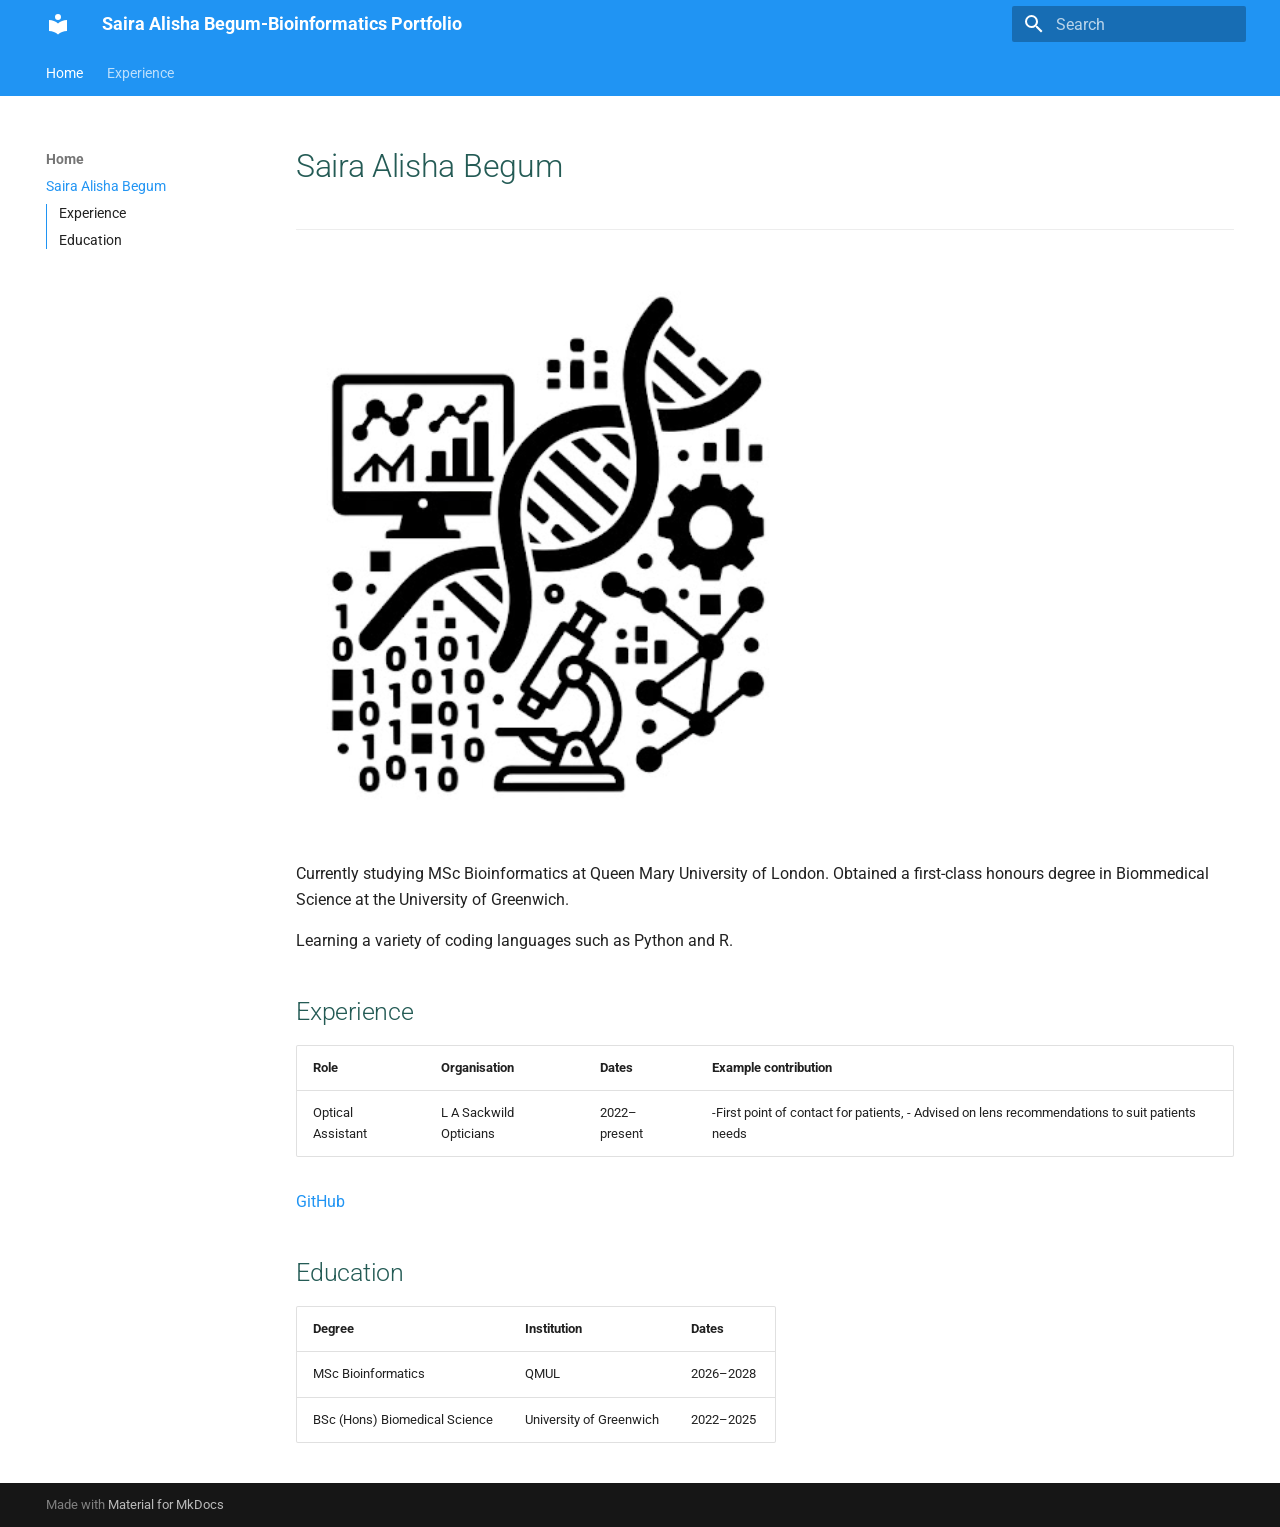
<file: index.html>
<!doctype html>
<html lang="en" class="no-js">
  <head>
    
      <meta charset="utf-8">
      <meta name="viewport" content="width=device-width,initial-scale=1">
      
      
      
      
      
        <link rel="next" href="experience/Unix_and_Genomics/">
      
      
        
      
      
      <link rel="icon" href="assets/images/favicon.png">
      <meta name="generator" content="mkdocs-1.6.1, mkdocs-material-9.7.7">
    
    
      
        <title>Saira Alisha Begum - Saira Alisha Begum-Bioinformatics Portfolio</title>
      
    
    
      <link rel="stylesheet" href="assets/stylesheets/main.ec1eaa64.min.css">
      
        
        <link rel="stylesheet" href="assets/stylesheets/palette.ab4e12ef.min.css">
      
      


    
    
      
    
    
      
        
        
        <link rel="preconnect" href="https://fonts.gstatic.com" crossorigin>
        <link rel="stylesheet" href="https://fonts.googleapis.com/css?family=Roboto:300,300i,400,400i,700,700i%7CRoboto+Mono:400,400i,700,700i&display=fallback">
        <style>:root{--md-text-font:"Roboto";--md-code-font:"Roboto Mono"}</style>
      
    
    
      <link rel="stylesheet" href="stylesheets/extra.css">
    
    <script>__md_scope=new URL(".",location),__md_hash=e=>[...e].reduce(((e,_)=>(e<<5)-e+_.charCodeAt(0)),0),__md_get=(e,_=localStorage,t=__md_scope)=>JSON.parse(_.getItem(t.pathname+"."+e)),__md_set=(e,_,t=localStorage,a=__md_scope)=>{try{t.setItem(a.pathname+"."+e,JSON.stringify(_))}catch(e){}}</script>
    
      

    
    
  </head>
  
  
    
    
    
    
    
    <body dir="ltr" data-md-color-scheme="default" data-md-color-primary="blue" data-md-color-accent="green">
  
    
    <input class="md-toggle" data-md-toggle="drawer" type="checkbox" id="__drawer" autocomplete="off">
    <input class="md-toggle" data-md-toggle="search" type="checkbox" id="__search" autocomplete="off">
    <label class="md-overlay" for="__drawer"></label>
    <div data-md-component="skip">
      
        
        <a href="#saira-alisha-begum" class="md-skip">
          Skip to content
        </a>
      
    </div>
    <div data-md-component="announce">
      
    </div>
    
    
      

<header class="md-header" data-md-component="header">
  <nav class="md-header__inner md-grid" aria-label="Header">
    <a href="." title="Saira Alisha Begum-Bioinformatics Portfolio" class="md-header__button md-logo" aria-label="Saira Alisha Begum-Bioinformatics Portfolio" data-md-component="logo">
      
  
  <svg xmlns="http://www.w3.org/2000/svg" viewBox="0 0 24 24"><path d="M12 8a3 3 0 0 0 3-3 3 3 0 0 0-3-3 3 3 0 0 0-3 3 3 3 0 0 0 3 3m0 3.54C9.64 9.35 6.5 8 3 8v11c3.5 0 6.64 1.35 9 3.54 2.36-2.19 5.5-3.54 9-3.54V8c-3.5 0-6.64 1.35-9 3.54"/></svg>

    </a>
    <label class="md-header__button md-icon" for="__drawer">
      
      <svg xmlns="http://www.w3.org/2000/svg" viewBox="0 0 24 24"><path d="M3 6h18v2H3zm0 5h18v2H3zm0 5h18v2H3z"/></svg>
    </label>
    <div class="md-header__title" data-md-component="header-title">
      <div class="md-header__ellipsis">
        <div class="md-header__topic">
          <span class="md-ellipsis">
            Saira Alisha Begum-Bioinformatics Portfolio
          </span>
        </div>
        <div class="md-header__topic" data-md-component="header-topic">
          <span class="md-ellipsis">
            
              Saira Alisha Begum
            
          </span>
        </div>
      </div>
    </div>
    
      
    
    
    
    
      
      
        <label class="md-header__button md-icon" for="__search">
          
          <svg xmlns="http://www.w3.org/2000/svg" viewBox="0 0 24 24"><path d="M9.5 3A6.5 6.5 0 0 1 16 9.5c0 1.61-.59 3.09-1.56 4.23l.27.27h.79l5 5-1.5 1.5-5-5v-.79l-.27-.27A6.52 6.52 0 0 1 9.5 16 6.5 6.5 0 0 1 3 9.5 6.5 6.5 0 0 1 9.5 3m0 2C7 5 5 7 5 9.5S7 14 9.5 14 14 12 14 9.5 12 5 9.5 5"/></svg>
        </label>
        <div class="md-search" data-md-component="search" role="dialog">
  <label class="md-search__overlay" for="__search"></label>
  <div class="md-search__inner" role="search">
    <form class="md-search__form" name="search">
      <input type="text" class="md-search__input" name="query" aria-label="Search" placeholder="Search" autocapitalize="off" autocorrect="off" autocomplete="off" spellcheck="false" data-md-component="search-query" required>
      <label class="md-search__icon md-icon" for="__search">
        
        <svg xmlns="http://www.w3.org/2000/svg" viewBox="0 0 24 24"><path d="M9.5 3A6.5 6.5 0 0 1 16 9.5c0 1.61-.59 3.09-1.56 4.23l.27.27h.79l5 5-1.5 1.5-5-5v-.79l-.27-.27A6.52 6.52 0 0 1 9.5 16 6.5 6.5 0 0 1 3 9.5 6.5 6.5 0 0 1 9.5 3m0 2C7 5 5 7 5 9.5S7 14 9.5 14 14 12 14 9.5 12 5 9.5 5"/></svg>
        
        <svg xmlns="http://www.w3.org/2000/svg" viewBox="0 0 24 24"><path d="M20 11v2H8l5.5 5.5-1.42 1.42L4.16 12l7.92-7.92L13.5 5.5 8 11z"/></svg>
      </label>
      <nav class="md-search__options" aria-label="Search">
        
        <button type="reset" class="md-search__icon md-icon" title="Clear" aria-label="Clear" tabindex="-1">
          
          <svg xmlns="http://www.w3.org/2000/svg" viewBox="0 0 24 24"><path d="M19 6.41 17.59 5 12 10.59 6.41 5 5 6.41 10.59 12 5 17.59 6.41 19 12 13.41 17.59 19 19 17.59 13.41 12z"/></svg>
        </button>
      </nav>
      
    </form>
    <div class="md-search__output">
      <div class="md-search__scrollwrap" tabindex="0" data-md-scrollfix>
        <div class="md-search-result" data-md-component="search-result">
          <div class="md-search-result__meta">
            Initializing search
          </div>
          <ol class="md-search-result__list" role="presentation"></ol>
        </div>
      </div>
    </div>
  </div>
</div>
      
    
    
  </nav>
  
</header>
    
    <div class="md-container" data-md-component="container">
      
      
        
          
            
<nav class="md-tabs" aria-label="Tabs" data-md-component="tabs">
  <div class="md-grid">
    <ul class="md-tabs__list">
      
        
  
  
  
    
  
  
    
    
      <li class="md-tabs__item md-tabs__item--active">
        <a href="." class="md-tabs__link">
          
  
  
  Home

        </a>
      </li>
    
  

      
        
  
  
  
  
    
    
      <li class="md-tabs__item">
        <a href="experience/Unix_and_Genomics/" class="md-tabs__link">
          
  
  
  Experience

        </a>
      </li>
    
  

      
    </ul>
  </div>
</nav>
          
        
      
      <main class="md-main" data-md-component="main">
        <div class="md-main__inner md-grid">
          
            
              
              <div class="md-sidebar md-sidebar--primary" data-md-component="sidebar" data-md-type="navigation" >
                <div class="md-sidebar__scrollwrap">
                  <div class="md-sidebar__inner">
                    


  


  

<nav class="md-nav md-nav--primary md-nav--lifted md-nav--integrated" aria-label="Navigation" data-md-level="0">
  <label class="md-nav__title" for="__drawer">
    <a href="." title="Saira Alisha Begum-Bioinformatics Portfolio" class="md-nav__button md-logo" aria-label="Saira Alisha Begum-Bioinformatics Portfolio" data-md-component="logo">
      
  
  <svg xmlns="http://www.w3.org/2000/svg" viewBox="0 0 24 24"><path d="M12 8a3 3 0 0 0 3-3 3 3 0 0 0-3-3 3 3 0 0 0-3 3 3 3 0 0 0 3 3m0 3.54C9.64 9.35 6.5 8 3 8v11c3.5 0 6.64 1.35 9 3.54 2.36-2.19 5.5-3.54 9-3.54V8c-3.5 0-6.64 1.35-9 3.54"/></svg>

    </a>
    Saira Alisha Begum-Bioinformatics Portfolio
  </label>
  
  <ul class="md-nav__list" data-md-scrollfix>
    
      
      
  
  
    
  
  
  
    
    
    
    
      
        
        
      
      
    
    
    <li class="md-nav__item md-nav__item--active md-nav__item--section md-nav__item--nested">
      
        
        
        <input class="md-nav__toggle md-toggle " type="checkbox" id="__nav_1" checked>
        
          
          <label class="md-nav__link" for="__nav_1" id="__nav_1_label" tabindex="">
            
  
  
  <span class="md-ellipsis">
    
  
    Home
  

    
  </span>
  
  

            <span class="md-nav__icon md-icon"></span>
          </label>
        
        <nav class="md-nav" data-md-level="1" aria-labelledby="__nav_1_label" aria-expanded="true">
          <label class="md-nav__title" for="__nav_1">
            <span class="md-nav__icon md-icon"></span>
            
  
    Home
  

          </label>
          <ul class="md-nav__list" data-md-scrollfix>
            
              
                
  
  
    
  
  
  
    <li class="md-nav__item md-nav__item--active">
      
      <input class="md-nav__toggle md-toggle" type="checkbox" id="__toc">
      
      
        
      
      
        <label class="md-nav__link md-nav__link--active" for="__toc">
          
  
  
  <span class="md-ellipsis">
    
  
    Saira Alisha Begum
  

    
  </span>
  
  

          <span class="md-nav__icon md-icon"></span>
        </label>
      
      <a href="." class="md-nav__link md-nav__link--active">
        
  
  
  <span class="md-ellipsis">
    
  
    Saira Alisha Begum
  

    
  </span>
  
  

      </a>
      
        

<nav class="md-nav md-nav--secondary" aria-label="Table of contents">
  
  
  
    
  
  
    <label class="md-nav__title" for="__toc">
      <span class="md-nav__icon md-icon"></span>
      Table of contents
    </label>
    <ul class="md-nav__list" data-md-component="toc" data-md-scrollfix>
      
        <li class="md-nav__item">
  <a href="#experience" class="md-nav__link">
    <span class="md-ellipsis">
      
        Experience
      
    </span>
  </a>
  
</li>
      
        <li class="md-nav__item">
  <a href="#education" class="md-nav__link">
    <span class="md-ellipsis">
      
        Education
      
    </span>
  </a>
  
</li>
      
    </ul>
  
</nav>
      
    </li>
  

              
            
          </ul>
        </nav>
      
    </li>
  

    
      
      
  
  
  
  
    
    
    
    
      
      
    
    
    <li class="md-nav__item md-nav__item--nested">
      
        
        
        <input class="md-nav__toggle md-toggle " type="checkbox" id="__nav_2" >
        
          
          <label class="md-nav__link" for="__nav_2" id="__nav_2_label" tabindex="0">
            
  
  
  <span class="md-ellipsis">
    
  
    Experience
  

    
  </span>
  
  

            <span class="md-nav__icon md-icon"></span>
          </label>
        
        <nav class="md-nav" data-md-level="1" aria-labelledby="__nav_2_label" aria-expanded="false">
          <label class="md-nav__title" for="__nav_2">
            <span class="md-nav__icon md-icon"></span>
            
  
    Experience
  

          </label>
          <ul class="md-nav__list" data-md-scrollfix>
            
              
                
  
  
  
  
    <li class="md-nav__item">
      <a href="experience/Unix_and_Genomics/" class="md-nav__link">
        
  
  
  <span class="md-ellipsis">
    
  
    Unix & Genomics
  

    
  </span>
  
  

      </a>
    </li>
  

              
            
              
                
  
  
  
  
    <li class="md-nav__item">
      <a href="experience/Your_Experience/" class="md-nav__link">
        
  
  
  <span class="md-ellipsis">
    
  
    Your Experience
  

    
  </span>
  
  

      </a>
    </li>
  

              
            
          </ul>
        </nav>
      
    </li>
  

    
  </ul>
</nav>
                  </div>
                </div>
              </div>
            
            
          
          
            <div class="md-content" data-md-component="content">
              
              <article class="md-content__inner md-typeset">
                
                  



<h1 id="saira-alisha-begum">Saira Alisha Begum</h1>
<hr />
<p><img alt="Placeholder portrait" src="img/Placeholder.png" /></p>
<p>Currently studying MSc Bioinformatics at Queen Mary University of London. Obtained a first-class honours degree in Biommedical Science at the University of Greenwich. </p>
<p>Learning a variety of coding languages such as Python and R.</p>
<h2 id="experience">Experience</h2>
<table>
<thead>
<tr>
<th>Role</th>
<th>Organisation</th>
<th>Dates</th>
<th>Example contribution</th>
</tr>
</thead>
<tbody>
<tr>
<td>Optical Assistant</td>
<td>L A Sackwild Opticians</td>
<td>2022–present</td>
<td>-First point of contact for patients, - Advised on lens recommendations to suit patients needs</td>
</tr>
</tbody>
</table>
<p><a href="https://github.com/saira0-o">GitHub</a></p>
<h2 id="education">Education</h2>
<table>
<thead>
<tr>
<th>Degree</th>
<th>Institution</th>
<th>Dates</th>
</tr>
</thead>
<tbody>
<tr>
<td>MSc Bioinformatics</td>
<td>QMUL</td>
<td>2026–2028</td>
</tr>
<tr>
<td>BSc (Hons) Biomedical Science</td>
<td>University of Greenwich</td>
<td>2022–2025</td>
</tr>
</tbody>
</table>












                
              </article>
            </div>
          
          
<script>var target=document.getElementById(location.hash.slice(1));target&&target.name&&(target.checked=target.name.startsWith("__tabbed_"))</script>
        </div>
        
      </main>
      
        <footer class="md-footer">
  
  <div class="md-footer-meta md-typeset">
    <div class="md-footer-meta__inner md-grid">
      <div class="md-copyright">
  
  
    Made with
    <a href="https://squidfunk.github.io/mkdocs-material/" target="_blank" rel="noopener">
      Material for MkDocs
    </a>
  
</div>
      
    </div>
  </div>
</footer>
      
    </div>
    <div class="md-dialog" data-md-component="dialog">
      <div class="md-dialog__inner md-typeset"></div>
    </div>
    
    
    
      
      
      <script id="__config" type="application/json">{"annotate": null, "base": ".", "features": ["content.tooltips", "navigation.instant", "navigation.tabs", "toc.integrate"], "search": "assets/javascripts/workers/search.2c215733.min.js", "tags": null, "translations": {"clipboard.copied": "Copied to clipboard", "clipboard.copy": "Copy to clipboard", "search.result.more.one": "1 more on this page", "search.result.more.other": "# more on this page", "search.result.none": "No matching documents", "search.result.one": "1 matching document", "search.result.other": "# matching documents", "search.result.placeholder": "Type to start searching", "search.result.term.missing": "Missing", "select.version": "Select version"}, "version": null}</script>
    
    
      <script src="assets/javascripts/bundle.d7400e89.min.js"></script>
      
    
  </body>
</html>
</file>
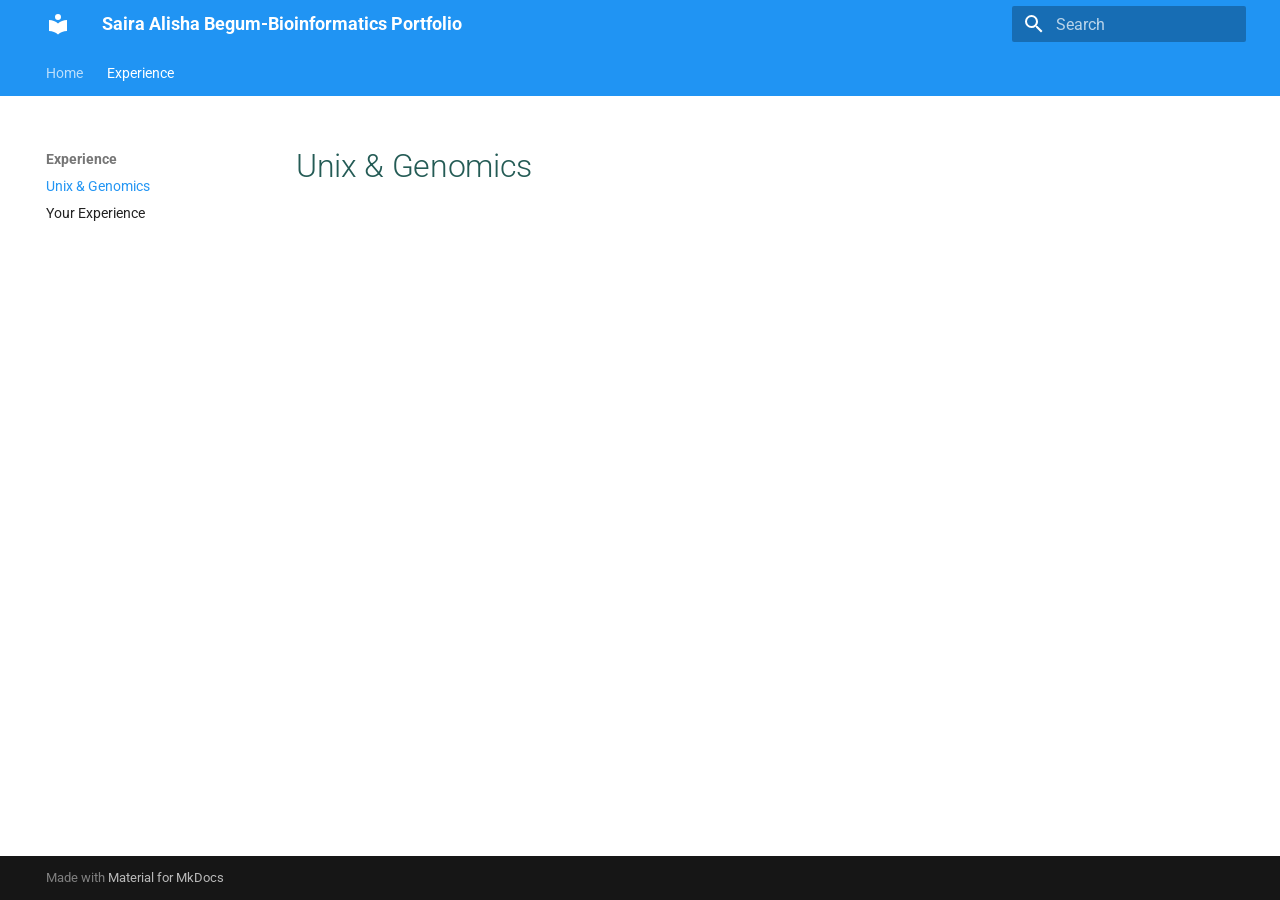
<file: experience/Unix_and_Genomics/index.html>
<!doctype html>
<html lang="en" class="no-js">
  <head>
    
      <meta charset="utf-8">
      <meta name="viewport" content="width=device-width,initial-scale=1">
      
      
      
      
        <link rel="prev" href="../..">
      
      
        <link rel="next" href="../Your_Experience/">
      
      
        
      
      
      <link rel="icon" href="../../assets/images/favicon.png">
      <meta name="generator" content="mkdocs-1.6.1, mkdocs-material-9.7.7">
    
    
      
        <title>Unix & Genomics - Saira Alisha Begum-Bioinformatics Portfolio</title>
      
    
    
      <link rel="stylesheet" href="../../assets/stylesheets/main.ec1eaa64.min.css">
      
        
        <link rel="stylesheet" href="../../assets/stylesheets/palette.ab4e12ef.min.css">
      
      


    
    
      
    
    
      
        
        
        <link rel="preconnect" href="https://fonts.gstatic.com" crossorigin>
        <link rel="stylesheet" href="https://fonts.googleapis.com/css?family=Roboto:300,300i,400,400i,700,700i%7CRoboto+Mono:400,400i,700,700i&display=fallback">
        <style>:root{--md-text-font:"Roboto";--md-code-font:"Roboto Mono"}</style>
      
    
    
      <link rel="stylesheet" href="../../stylesheets/extra.css">
    
    <script>__md_scope=new URL("../..",location),__md_hash=e=>[...e].reduce(((e,_)=>(e<<5)-e+_.charCodeAt(0)),0),__md_get=(e,_=localStorage,t=__md_scope)=>JSON.parse(_.getItem(t.pathname+"."+e)),__md_set=(e,_,t=localStorage,a=__md_scope)=>{try{t.setItem(a.pathname+"."+e,JSON.stringify(_))}catch(e){}}</script>
    
      

    
    
  </head>
  
  
    
    
    
    
    
    <body dir="ltr" data-md-color-scheme="default" data-md-color-primary="blue" data-md-color-accent="green">
  
    
    <input class="md-toggle" data-md-toggle="drawer" type="checkbox" id="__drawer" autocomplete="off">
    <input class="md-toggle" data-md-toggle="search" type="checkbox" id="__search" autocomplete="off">
    <label class="md-overlay" for="__drawer"></label>
    <div data-md-component="skip">
      
        
        <a href="#unix-genomics" class="md-skip">
          Skip to content
        </a>
      
    </div>
    <div data-md-component="announce">
      
    </div>
    
    
      

<header class="md-header" data-md-component="header">
  <nav class="md-header__inner md-grid" aria-label="Header">
    <a href="../.." title="Saira Alisha Begum-Bioinformatics Portfolio" class="md-header__button md-logo" aria-label="Saira Alisha Begum-Bioinformatics Portfolio" data-md-component="logo">
      
  
  <svg xmlns="http://www.w3.org/2000/svg" viewBox="0 0 24 24"><path d="M12 8a3 3 0 0 0 3-3 3 3 0 0 0-3-3 3 3 0 0 0-3 3 3 3 0 0 0 3 3m0 3.54C9.64 9.35 6.5 8 3 8v11c3.5 0 6.64 1.35 9 3.54 2.36-2.19 5.5-3.54 9-3.54V8c-3.5 0-6.64 1.35-9 3.54"/></svg>

    </a>
    <label class="md-header__button md-icon" for="__drawer">
      
      <svg xmlns="http://www.w3.org/2000/svg" viewBox="0 0 24 24"><path d="M3 6h18v2H3zm0 5h18v2H3zm0 5h18v2H3z"/></svg>
    </label>
    <div class="md-header__title" data-md-component="header-title">
      <div class="md-header__ellipsis">
        <div class="md-header__topic">
          <span class="md-ellipsis">
            Saira Alisha Begum-Bioinformatics Portfolio
          </span>
        </div>
        <div class="md-header__topic" data-md-component="header-topic">
          <span class="md-ellipsis">
            
              Unix & Genomics
            
          </span>
        </div>
      </div>
    </div>
    
      
    
    
    
    
      
      
        <label class="md-header__button md-icon" for="__search">
          
          <svg xmlns="http://www.w3.org/2000/svg" viewBox="0 0 24 24"><path d="M9.5 3A6.5 6.5 0 0 1 16 9.5c0 1.61-.59 3.09-1.56 4.23l.27.27h.79l5 5-1.5 1.5-5-5v-.79l-.27-.27A6.52 6.52 0 0 1 9.5 16 6.5 6.5 0 0 1 3 9.5 6.5 6.5 0 0 1 9.5 3m0 2C7 5 5 7 5 9.5S7 14 9.5 14 14 12 14 9.5 12 5 9.5 5"/></svg>
        </label>
        <div class="md-search" data-md-component="search" role="dialog">
  <label class="md-search__overlay" for="__search"></label>
  <div class="md-search__inner" role="search">
    <form class="md-search__form" name="search">
      <input type="text" class="md-search__input" name="query" aria-label="Search" placeholder="Search" autocapitalize="off" autocorrect="off" autocomplete="off" spellcheck="false" data-md-component="search-query" required>
      <label class="md-search__icon md-icon" for="__search">
        
        <svg xmlns="http://www.w3.org/2000/svg" viewBox="0 0 24 24"><path d="M9.5 3A6.5 6.5 0 0 1 16 9.5c0 1.61-.59 3.09-1.56 4.23l.27.27h.79l5 5-1.5 1.5-5-5v-.79l-.27-.27A6.52 6.52 0 0 1 9.5 16 6.5 6.5 0 0 1 3 9.5 6.5 6.5 0 0 1 9.5 3m0 2C7 5 5 7 5 9.5S7 14 9.5 14 14 12 14 9.5 12 5 9.5 5"/></svg>
        
        <svg xmlns="http://www.w3.org/2000/svg" viewBox="0 0 24 24"><path d="M20 11v2H8l5.5 5.5-1.42 1.42L4.16 12l7.92-7.92L13.5 5.5 8 11z"/></svg>
      </label>
      <nav class="md-search__options" aria-label="Search">
        
        <button type="reset" class="md-search__icon md-icon" title="Clear" aria-label="Clear" tabindex="-1">
          
          <svg xmlns="http://www.w3.org/2000/svg" viewBox="0 0 24 24"><path d="M19 6.41 17.59 5 12 10.59 6.41 5 5 6.41 10.59 12 5 17.59 6.41 19 12 13.41 17.59 19 19 17.59 13.41 12z"/></svg>
        </button>
      </nav>
      
    </form>
    <div class="md-search__output">
      <div class="md-search__scrollwrap" tabindex="0" data-md-scrollfix>
        <div class="md-search-result" data-md-component="search-result">
          <div class="md-search-result__meta">
            Initializing search
          </div>
          <ol class="md-search-result__list" role="presentation"></ol>
        </div>
      </div>
    </div>
  </div>
</div>
      
    
    
  </nav>
  
</header>
    
    <div class="md-container" data-md-component="container">
      
      
        
          
            
<nav class="md-tabs" aria-label="Tabs" data-md-component="tabs">
  <div class="md-grid">
    <ul class="md-tabs__list">
      
        
  
  
  
  
    
    
      <li class="md-tabs__item">
        <a href="../.." class="md-tabs__link">
          
  
  
  Home

        </a>
      </li>
    
  

      
        
  
  
  
    
  
  
    
    
      <li class="md-tabs__item md-tabs__item--active">
        <a href="./" class="md-tabs__link">
          
  
  
  Experience

        </a>
      </li>
    
  

      
    </ul>
  </div>
</nav>
          
        
      
      <main class="md-main" data-md-component="main">
        <div class="md-main__inner md-grid">
          
            
              
              <div class="md-sidebar md-sidebar--primary" data-md-component="sidebar" data-md-type="navigation" >
                <div class="md-sidebar__scrollwrap">
                  <div class="md-sidebar__inner">
                    


  


  

<nav class="md-nav md-nav--primary md-nav--lifted md-nav--integrated" aria-label="Navigation" data-md-level="0">
  <label class="md-nav__title" for="__drawer">
    <a href="../.." title="Saira Alisha Begum-Bioinformatics Portfolio" class="md-nav__button md-logo" aria-label="Saira Alisha Begum-Bioinformatics Portfolio" data-md-component="logo">
      
  
  <svg xmlns="http://www.w3.org/2000/svg" viewBox="0 0 24 24"><path d="M12 8a3 3 0 0 0 3-3 3 3 0 0 0-3-3 3 3 0 0 0-3 3 3 3 0 0 0 3 3m0 3.54C9.64 9.35 6.5 8 3 8v11c3.5 0 6.64 1.35 9 3.54 2.36-2.19 5.5-3.54 9-3.54V8c-3.5 0-6.64 1.35-9 3.54"/></svg>

    </a>
    Saira Alisha Begum-Bioinformatics Portfolio
  </label>
  
  <ul class="md-nav__list" data-md-scrollfix>
    
      
      
  
  
  
  
    
    
    
    
      
      
    
    
    <li class="md-nav__item md-nav__item--nested">
      
        
        
        <input class="md-nav__toggle md-toggle " type="checkbox" id="__nav_1" >
        
          
          <label class="md-nav__link" for="__nav_1" id="__nav_1_label" tabindex="0">
            
  
  
  <span class="md-ellipsis">
    
  
    Home
  

    
  </span>
  
  

            <span class="md-nav__icon md-icon"></span>
          </label>
        
        <nav class="md-nav" data-md-level="1" aria-labelledby="__nav_1_label" aria-expanded="false">
          <label class="md-nav__title" for="__nav_1">
            <span class="md-nav__icon md-icon"></span>
            
  
    Home
  

          </label>
          <ul class="md-nav__list" data-md-scrollfix>
            
              
                
  
  
  
  
    <li class="md-nav__item">
      <a href="../.." class="md-nav__link">
        
  
  
  <span class="md-ellipsis">
    
  
    Saira Alisha Begum
  

    
  </span>
  
  

      </a>
    </li>
  

              
            
          </ul>
        </nav>
      
    </li>
  

    
      
      
  
  
    
  
  
  
    
    
    
    
      
        
        
      
      
    
    
    <li class="md-nav__item md-nav__item--active md-nav__item--section md-nav__item--nested">
      
        
        
        <input class="md-nav__toggle md-toggle " type="checkbox" id="__nav_2" checked>
        
          
          <label class="md-nav__link" for="__nav_2" id="__nav_2_label" tabindex="">
            
  
  
  <span class="md-ellipsis">
    
  
    Experience
  

    
  </span>
  
  

            <span class="md-nav__icon md-icon"></span>
          </label>
        
        <nav class="md-nav" data-md-level="1" aria-labelledby="__nav_2_label" aria-expanded="true">
          <label class="md-nav__title" for="__nav_2">
            <span class="md-nav__icon md-icon"></span>
            
  
    Experience
  

          </label>
          <ul class="md-nav__list" data-md-scrollfix>
            
              
                
  
  
    
  
  
  
    <li class="md-nav__item md-nav__item--active">
      
      <input class="md-nav__toggle md-toggle" type="checkbox" id="__toc">
      
      
        
      
      
      <a href="./" class="md-nav__link md-nav__link--active">
        
  
  
  <span class="md-ellipsis">
    
  
    Unix & Genomics
  

    
  </span>
  
  

      </a>
      
    </li>
  

              
            
              
                
  
  
  
  
    <li class="md-nav__item">
      <a href="../Your_Experience/" class="md-nav__link">
        
  
  
  <span class="md-ellipsis">
    
  
    Your Experience
  

    
  </span>
  
  

      </a>
    </li>
  

              
            
          </ul>
        </nav>
      
    </li>
  

    
  </ul>
</nav>
                  </div>
                </div>
              </div>
            
            
          
          
            <div class="md-content" data-md-component="content">
              
              <article class="md-content__inner md-typeset">
                
                  



<h1 id="unix-genomics">Unix &amp; Genomics</h1>












                
              </article>
            </div>
          
          
<script>var target=document.getElementById(location.hash.slice(1));target&&target.name&&(target.checked=target.name.startsWith("__tabbed_"))</script>
        </div>
        
      </main>
      
        <footer class="md-footer">
  
  <div class="md-footer-meta md-typeset">
    <div class="md-footer-meta__inner md-grid">
      <div class="md-copyright">
  
  
    Made with
    <a href="https://squidfunk.github.io/mkdocs-material/" target="_blank" rel="noopener">
      Material for MkDocs
    </a>
  
</div>
      
    </div>
  </div>
</footer>
      
    </div>
    <div class="md-dialog" data-md-component="dialog">
      <div class="md-dialog__inner md-typeset"></div>
    </div>
    
    
    
      
      
      <script id="__config" type="application/json">{"annotate": null, "base": "../..", "features": ["content.tooltips", "navigation.instant", "navigation.tabs", "toc.integrate"], "search": "../../assets/javascripts/workers/search.2c215733.min.js", "tags": null, "translations": {"clipboard.copied": "Copied to clipboard", "clipboard.copy": "Copy to clipboard", "search.result.more.one": "1 more on this page", "search.result.more.other": "# more on this page", "search.result.none": "No matching documents", "search.result.one": "1 matching document", "search.result.other": "# matching documents", "search.result.placeholder": "Type to start searching", "search.result.term.missing": "Missing", "select.version": "Select version"}, "version": null}</script>
    
    
      <script src="../../assets/javascripts/bundle.d7400e89.min.js"></script>
      
    
  </body>
</html>
</file>
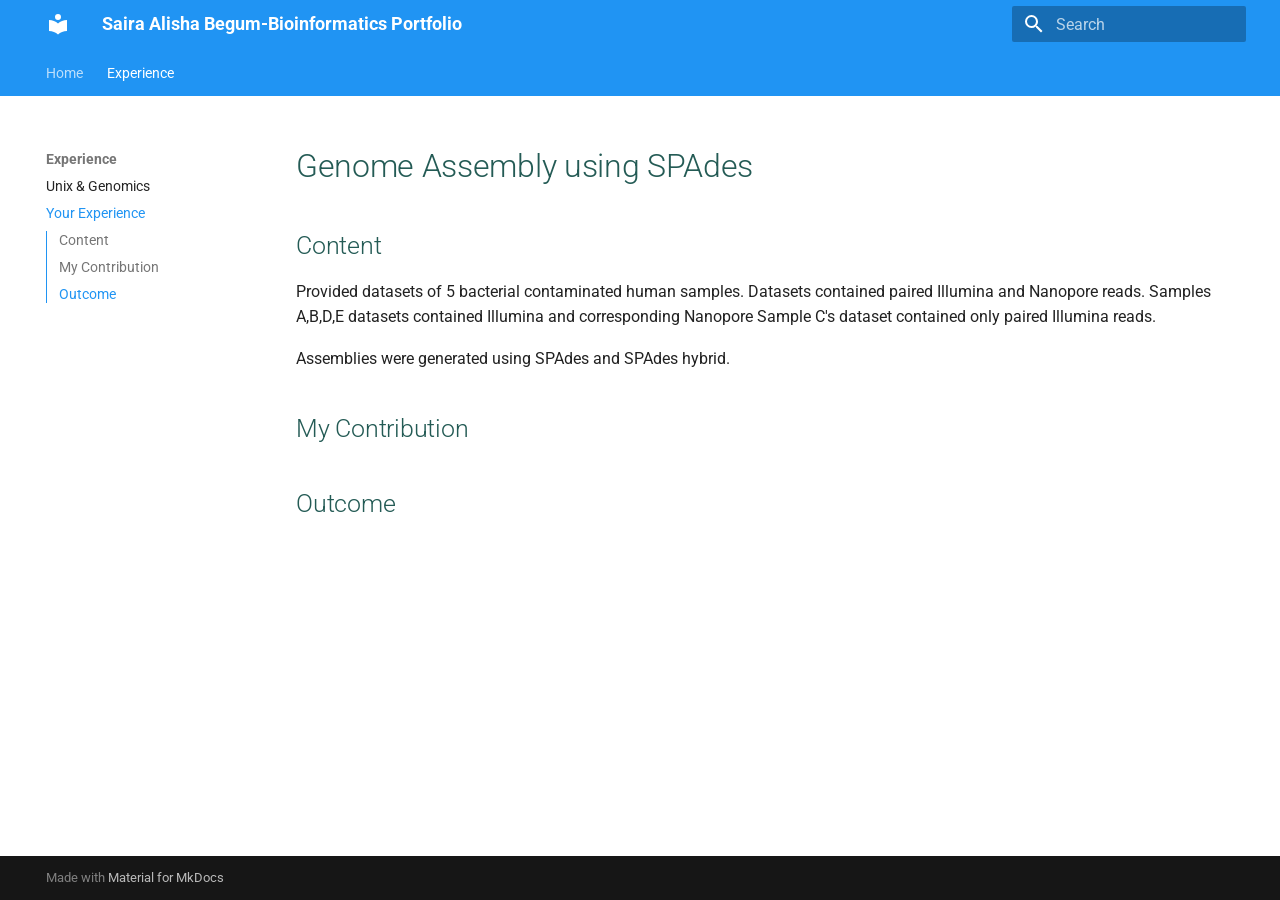
<file: experience/Your_Experience/index.html>
<!doctype html>
<html lang="en" class="no-js">
  <head>
    
      <meta charset="utf-8">
      <meta name="viewport" content="width=device-width,initial-scale=1">
      
      
      
      
        <link rel="prev" href="../Unix_and_Genomics/">
      
      
      
        
      
      
      <link rel="icon" href="../../assets/images/favicon.png">
      <meta name="generator" content="mkdocs-1.6.1, mkdocs-material-9.7.7">
    
    
      
        <title>Your Experience - Saira Alisha Begum-Bioinformatics Portfolio</title>
      
    
    
      <link rel="stylesheet" href="../../assets/stylesheets/main.ec1eaa64.min.css">
      
        
        <link rel="stylesheet" href="../../assets/stylesheets/palette.ab4e12ef.min.css">
      
      


    
    
      
    
    
      
        
        
        <link rel="preconnect" href="https://fonts.gstatic.com" crossorigin>
        <link rel="stylesheet" href="https://fonts.googleapis.com/css?family=Roboto:300,300i,400,400i,700,700i%7CRoboto+Mono:400,400i,700,700i&display=fallback">
        <style>:root{--md-text-font:"Roboto";--md-code-font:"Roboto Mono"}</style>
      
    
    
      <link rel="stylesheet" href="../../stylesheets/extra.css">
    
    <script>__md_scope=new URL("../..",location),__md_hash=e=>[...e].reduce(((e,_)=>(e<<5)-e+_.charCodeAt(0)),0),__md_get=(e,_=localStorage,t=__md_scope)=>JSON.parse(_.getItem(t.pathname+"."+e)),__md_set=(e,_,t=localStorage,a=__md_scope)=>{try{t.setItem(a.pathname+"."+e,JSON.stringify(_))}catch(e){}}</script>
    
      

    
    
  </head>
  
  
    
    
    
    
    
    <body dir="ltr" data-md-color-scheme="default" data-md-color-primary="blue" data-md-color-accent="green">
  
    
    <input class="md-toggle" data-md-toggle="drawer" type="checkbox" id="__drawer" autocomplete="off">
    <input class="md-toggle" data-md-toggle="search" type="checkbox" id="__search" autocomplete="off">
    <label class="md-overlay" for="__drawer"></label>
    <div data-md-component="skip">
      
        
        <a href="#genome-assembly-using-spades" class="md-skip">
          Skip to content
        </a>
      
    </div>
    <div data-md-component="announce">
      
    </div>
    
    
      

<header class="md-header" data-md-component="header">
  <nav class="md-header__inner md-grid" aria-label="Header">
    <a href="../.." title="Saira Alisha Begum-Bioinformatics Portfolio" class="md-header__button md-logo" aria-label="Saira Alisha Begum-Bioinformatics Portfolio" data-md-component="logo">
      
  
  <svg xmlns="http://www.w3.org/2000/svg" viewBox="0 0 24 24"><path d="M12 8a3 3 0 0 0 3-3 3 3 0 0 0-3-3 3 3 0 0 0-3 3 3 3 0 0 0 3 3m0 3.54C9.64 9.35 6.5 8 3 8v11c3.5 0 6.64 1.35 9 3.54 2.36-2.19 5.5-3.54 9-3.54V8c-3.5 0-6.64 1.35-9 3.54"/></svg>

    </a>
    <label class="md-header__button md-icon" for="__drawer">
      
      <svg xmlns="http://www.w3.org/2000/svg" viewBox="0 0 24 24"><path d="M3 6h18v2H3zm0 5h18v2H3zm0 5h18v2H3z"/></svg>
    </label>
    <div class="md-header__title" data-md-component="header-title">
      <div class="md-header__ellipsis">
        <div class="md-header__topic">
          <span class="md-ellipsis">
            Saira Alisha Begum-Bioinformatics Portfolio
          </span>
        </div>
        <div class="md-header__topic" data-md-component="header-topic">
          <span class="md-ellipsis">
            
              Your Experience
            
          </span>
        </div>
      </div>
    </div>
    
      
    
    
    
    
      
      
        <label class="md-header__button md-icon" for="__search">
          
          <svg xmlns="http://www.w3.org/2000/svg" viewBox="0 0 24 24"><path d="M9.5 3A6.5 6.5 0 0 1 16 9.5c0 1.61-.59 3.09-1.56 4.23l.27.27h.79l5 5-1.5 1.5-5-5v-.79l-.27-.27A6.52 6.52 0 0 1 9.5 16 6.5 6.5 0 0 1 3 9.5 6.5 6.5 0 0 1 9.5 3m0 2C7 5 5 7 5 9.5S7 14 9.5 14 14 12 14 9.5 12 5 9.5 5"/></svg>
        </label>
        <div class="md-search" data-md-component="search" role="dialog">
  <label class="md-search__overlay" for="__search"></label>
  <div class="md-search__inner" role="search">
    <form class="md-search__form" name="search">
      <input type="text" class="md-search__input" name="query" aria-label="Search" placeholder="Search" autocapitalize="off" autocorrect="off" autocomplete="off" spellcheck="false" data-md-component="search-query" required>
      <label class="md-search__icon md-icon" for="__search">
        
        <svg xmlns="http://www.w3.org/2000/svg" viewBox="0 0 24 24"><path d="M9.5 3A6.5 6.5 0 0 1 16 9.5c0 1.61-.59 3.09-1.56 4.23l.27.27h.79l5 5-1.5 1.5-5-5v-.79l-.27-.27A6.52 6.52 0 0 1 9.5 16 6.5 6.5 0 0 1 3 9.5 6.5 6.5 0 0 1 9.5 3m0 2C7 5 5 7 5 9.5S7 14 9.5 14 14 12 14 9.5 12 5 9.5 5"/></svg>
        
        <svg xmlns="http://www.w3.org/2000/svg" viewBox="0 0 24 24"><path d="M20 11v2H8l5.5 5.5-1.42 1.42L4.16 12l7.92-7.92L13.5 5.5 8 11z"/></svg>
      </label>
      <nav class="md-search__options" aria-label="Search">
        
        <button type="reset" class="md-search__icon md-icon" title="Clear" aria-label="Clear" tabindex="-1">
          
          <svg xmlns="http://www.w3.org/2000/svg" viewBox="0 0 24 24"><path d="M19 6.41 17.59 5 12 10.59 6.41 5 5 6.41 10.59 12 5 17.59 6.41 19 12 13.41 17.59 19 19 17.59 13.41 12z"/></svg>
        </button>
      </nav>
      
    </form>
    <div class="md-search__output">
      <div class="md-search__scrollwrap" tabindex="0" data-md-scrollfix>
        <div class="md-search-result" data-md-component="search-result">
          <div class="md-search-result__meta">
            Initializing search
          </div>
          <ol class="md-search-result__list" role="presentation"></ol>
        </div>
      </div>
    </div>
  </div>
</div>
      
    
    
  </nav>
  
</header>
    
    <div class="md-container" data-md-component="container">
      
      
        
          
            
<nav class="md-tabs" aria-label="Tabs" data-md-component="tabs">
  <div class="md-grid">
    <ul class="md-tabs__list">
      
        
  
  
  
  
    
    
      <li class="md-tabs__item">
        <a href="../.." class="md-tabs__link">
          
  
  
  Home

        </a>
      </li>
    
  

      
        
  
  
  
    
  
  
    
    
      <li class="md-tabs__item md-tabs__item--active">
        <a href="../Unix_and_Genomics/" class="md-tabs__link">
          
  
  
  Experience

        </a>
      </li>
    
  

      
    </ul>
  </div>
</nav>
          
        
      
      <main class="md-main" data-md-component="main">
        <div class="md-main__inner md-grid">
          
            
              
              <div class="md-sidebar md-sidebar--primary" data-md-component="sidebar" data-md-type="navigation" >
                <div class="md-sidebar__scrollwrap">
                  <div class="md-sidebar__inner">
                    


  


  

<nav class="md-nav md-nav--primary md-nav--lifted md-nav--integrated" aria-label="Navigation" data-md-level="0">
  <label class="md-nav__title" for="__drawer">
    <a href="../.." title="Saira Alisha Begum-Bioinformatics Portfolio" class="md-nav__button md-logo" aria-label="Saira Alisha Begum-Bioinformatics Portfolio" data-md-component="logo">
      
  
  <svg xmlns="http://www.w3.org/2000/svg" viewBox="0 0 24 24"><path d="M12 8a3 3 0 0 0 3-3 3 3 0 0 0-3-3 3 3 0 0 0-3 3 3 3 0 0 0 3 3m0 3.54C9.64 9.35 6.5 8 3 8v11c3.5 0 6.64 1.35 9 3.54 2.36-2.19 5.5-3.54 9-3.54V8c-3.5 0-6.64 1.35-9 3.54"/></svg>

    </a>
    Saira Alisha Begum-Bioinformatics Portfolio
  </label>
  
  <ul class="md-nav__list" data-md-scrollfix>
    
      
      
  
  
  
  
    
    
    
    
      
      
    
    
    <li class="md-nav__item md-nav__item--nested">
      
        
        
        <input class="md-nav__toggle md-toggle " type="checkbox" id="__nav_1" >
        
          
          <label class="md-nav__link" for="__nav_1" id="__nav_1_label" tabindex="0">
            
  
  
  <span class="md-ellipsis">
    
  
    Home
  

    
  </span>
  
  

            <span class="md-nav__icon md-icon"></span>
          </label>
        
        <nav class="md-nav" data-md-level="1" aria-labelledby="__nav_1_label" aria-expanded="false">
          <label class="md-nav__title" for="__nav_1">
            <span class="md-nav__icon md-icon"></span>
            
  
    Home
  

          </label>
          <ul class="md-nav__list" data-md-scrollfix>
            
              
                
  
  
  
  
    <li class="md-nav__item">
      <a href="../.." class="md-nav__link">
        
  
  
  <span class="md-ellipsis">
    
  
    Saira Alisha Begum
  

    
  </span>
  
  

      </a>
    </li>
  

              
            
          </ul>
        </nav>
      
    </li>
  

    
      
      
  
  
    
  
  
  
    
    
    
    
      
        
        
      
      
    
    
    <li class="md-nav__item md-nav__item--active md-nav__item--section md-nav__item--nested">
      
        
        
        <input class="md-nav__toggle md-toggle " type="checkbox" id="__nav_2" checked>
        
          
          <label class="md-nav__link" for="__nav_2" id="__nav_2_label" tabindex="">
            
  
  
  <span class="md-ellipsis">
    
  
    Experience
  

    
  </span>
  
  

            <span class="md-nav__icon md-icon"></span>
          </label>
        
        <nav class="md-nav" data-md-level="1" aria-labelledby="__nav_2_label" aria-expanded="true">
          <label class="md-nav__title" for="__nav_2">
            <span class="md-nav__icon md-icon"></span>
            
  
    Experience
  

          </label>
          <ul class="md-nav__list" data-md-scrollfix>
            
              
                
  
  
  
  
    <li class="md-nav__item">
      <a href="../Unix_and_Genomics/" class="md-nav__link">
        
  
  
  <span class="md-ellipsis">
    
  
    Unix & Genomics
  

    
  </span>
  
  

      </a>
    </li>
  

              
            
              
                
  
  
    
  
  
  
    <li class="md-nav__item md-nav__item--active">
      
      <input class="md-nav__toggle md-toggle" type="checkbox" id="__toc">
      
      
        
      
      
        <label class="md-nav__link md-nav__link--active" for="__toc">
          
  
  
  <span class="md-ellipsis">
    
  
    Your Experience
  

    
  </span>
  
  

          <span class="md-nav__icon md-icon"></span>
        </label>
      
      <a href="./" class="md-nav__link md-nav__link--active">
        
  
  
  <span class="md-ellipsis">
    
  
    Your Experience
  

    
  </span>
  
  

      </a>
      
        

<nav class="md-nav md-nav--secondary" aria-label="Table of contents">
  
  
  
    
  
  
    <label class="md-nav__title" for="__toc">
      <span class="md-nav__icon md-icon"></span>
      Table of contents
    </label>
    <ul class="md-nav__list" data-md-component="toc" data-md-scrollfix>
      
        <li class="md-nav__item">
  <a href="#content" class="md-nav__link">
    <span class="md-ellipsis">
      
        Content
      
    </span>
  </a>
  
</li>
      
        <li class="md-nav__item">
  <a href="#my-contribution" class="md-nav__link">
    <span class="md-ellipsis">
      
        My Contribution
      
    </span>
  </a>
  
</li>
      
        <li class="md-nav__item">
  <a href="#outcome" class="md-nav__link">
    <span class="md-ellipsis">
      
        Outcome
      
    </span>
  </a>
  
</li>
      
    </ul>
  
</nav>
      
    </li>
  

              
            
          </ul>
        </nav>
      
    </li>
  

    
  </ul>
</nav>
                  </div>
                </div>
              </div>
            
            
          
          
            <div class="md-content" data-md-component="content">
              
              <article class="md-content__inner md-typeset">
                
                  



<h1 id="genome-assembly-using-spades">Genome Assembly using SPAdes</h1>
<h2 id="content">Content</h2>
<p>Provided datasets of 5 bacterial contaminated human samples.
Datasets contained paired Illumina and Nanopore reads.
Samples A,B,D,E datasets contained Illumina and corresponding Nanopore
Sample C's dataset contained only paired Illumina reads. </p>
<p>Assemblies were generated using SPAdes and SPAdes hybrid. </p>
<h2 id="my-contribution">My Contribution</h2>
<h2 id="outcome">Outcome</h2>












                
              </article>
            </div>
          
          
<script>var target=document.getElementById(location.hash.slice(1));target&&target.name&&(target.checked=target.name.startsWith("__tabbed_"))</script>
        </div>
        
      </main>
      
        <footer class="md-footer">
  
  <div class="md-footer-meta md-typeset">
    <div class="md-footer-meta__inner md-grid">
      <div class="md-copyright">
  
  
    Made with
    <a href="https://squidfunk.github.io/mkdocs-material/" target="_blank" rel="noopener">
      Material for MkDocs
    </a>
  
</div>
      
    </div>
  </div>
</footer>
      
    </div>
    <div class="md-dialog" data-md-component="dialog">
      <div class="md-dialog__inner md-typeset"></div>
    </div>
    
    
    
      
      
      <script id="__config" type="application/json">{"annotate": null, "base": "../..", "features": ["content.tooltips", "navigation.instant", "navigation.tabs", "toc.integrate"], "search": "../../assets/javascripts/workers/search.2c215733.min.js", "tags": null, "translations": {"clipboard.copied": "Copied to clipboard", "clipboard.copy": "Copy to clipboard", "search.result.more.one": "1 more on this page", "search.result.more.other": "# more on this page", "search.result.none": "No matching documents", "search.result.one": "1 matching document", "search.result.other": "# matching documents", "search.result.placeholder": "Type to start searching", "search.result.term.missing": "Missing", "select.version": "Select version"}, "version": null}</script>
    
    
      <script src="../../assets/javascripts/bundle.d7400e89.min.js"></script>
      
    
  </body>
</html>
</file>
<file: stylesheets/extra.css>
:root > * {
    --md-code-bg-color: #f8f8f0;
    --md-code-fg-color: #333333;
  }

  /* Add black border to code blocks */
  .md-typeset .highlight pre,
  .md-typeset pre > code {
    border: 1px solid #000000;
  }


  :root {
    --md-admonition-icon--terminal: url('data:image/svg+xml;charset=utf-8,<svg xmlns="http://www.w3.org/2000/svg" viewBox="0 0 576 512"><path fill-rule="evenodd" clip-rule="evenodd" d="m 53.740115,7.2768355 c -25.935529,0 -46.9604506,22.3685485 -46.9604506,49.9615815 V 456.93107 c 0,27.59378 21.0249006,49.96158 46.9604506,49.96158 H 523.34463 c 25.93625,0 46.96044,-22.3678 46.96044,-49.96158 V 57.238417 c 0,-27.593033 -21.02419,-49.9615815 -46.96044,-49.9615815 z M 523.34463,57.238417 H 53.740115 V 456.93107 H 523.34463 Z"/><path  d="m 107.48105,328.58609 27.61493,27.61473 82.84597,-82.84421 -82.84597,-82.84558 -27.61493,27.61513 55.22986,55.23045 z"/><path d="m 313.98871,309.44633 h -76.92656 v 38.46328 h 76.92656 z"/></svg>');
    --md-admonition-icon--task: url('data:image/svg+xml;charset=utf-8,<svg xmlns="http://www.w3.org/2000/svg" viewBox="0 0 512 512"><path d="M152.1 38.2c9.9 8.9 10.7 24 1.8 33.9l-72 80c-4.4 4.9-10.6 7.8-17.2 7.9s-12.9-2.4-17.6-7L7 113C-2.3 103.6-2.3 88.4 7 79s24.6-9.4 33.9 0l22.1 22.1 55.1-61.2c8.9-9.9 24-10.7 33.9-1.8zm0 160c9.9 8.9 10.7 24 1.8 33.9l-72 80c-4.4 4.9-10.6 7.8-17.2 7.9s-12.9-2.4-17.6-7L7 273c-9.4-9.4-9.4-24.6 0-33.9s24.6-9.4 33.9 0l22.1 22.1 55.1-61.2c8.9-9.9 24-10.7 33.9-1.8zM224 96c0-17.7 14.3-32 32-32H480c17.7 0 32 14.3 32 32s-14.3 32-32 32H256c-17.7 0-32-14.3-32-32zm0 160c0-17.7 14.3-32 32-32H480c17.7 0 32 14.3 32 32s-14.3 32-32 32H256c-17.7 0-32-14.3-32-32zM160 416c0-17.7 14.3-32 32-32H480c17.7 0 32 14.3 32 32s-14.3 32-32 32H192c-17.7 0-32-14.3-32-32zM48 368a48 48 0 1 1 0 96 48 48 0 1 1 0-96z"/></svg>');
  }
  .md-typeset .admonition.terminal,
  .md-typeset details.terminal {
    border-color: rgb(0, 0, 0);
  }
  .md-typeset .terminal > .admonition-title,
  .md-typeset .terminal > summary {
    background-color: rgba(0, 0, 0, 0.1);
  }
  .md-typeset .terminal > .admonition-title::before,
  .md-typeset .terminal > summary::before {
    background-color: rgb(0, 0, 0);
    -webkit-mask-image: var(--md-admonition-icon--terminal);
            mask-image: var(--md-admonition-icon--terminal);
  }

  /* Task admonition styling */
  .md-typeset .admonition.task,
  .md-typeset details.task {
    border-color: rgb(255, 152, 0);
  }
  .md-typeset .task > .admonition-title,
  .md-typeset .task > summary {
    background-color: rgba(255, 152, 0, 0.1);
  }
  .md-typeset .task > .admonition-title::before,
  .md-typeset .task > summary::before {
    background-color: rgb(255, 152, 0);
    -webkit-mask-image: var(--md-admonition-icon--task);
            mask-image: var(--md-admonition-icon--task);
  }

/* Heading colour and rounded images */
.md-typeset h1,
.md-typeset h2 {
  color: #245b55;
}

.md-typeset img {
  border-radius: 8px;
}
</file>
<file: assets/stylesheets/main.ec1eaa64.min.css>
@charset "UTF-8";html{-webkit-text-size-adjust:none;-moz-text-size-adjust:none;text-size-adjust:none;box-sizing:border-box}*,:after,:before{box-sizing:inherit}@media (prefers-reduced-motion){*,:after,:before{transition:none!important}}body{margin:0}a,button,input,label{-webkit-tap-highlight-color:transparent}a{color:inherit;text-decoration:none}hr{border:0;box-sizing:initial;display:block;height:.05rem;overflow:visible;padding:0}small{font-size:80%}sub,sup{line-height:1em}img{border-style:none}table{border-collapse:initial;border-spacing:0}td,th{font-weight:400;vertical-align:top}button{background:#0000;border:0;font-family:inherit;font-size:inherit;margin:0;padding:0}input{border:0;outline:none}:root{--md-primary-fg-color:#4051b5;--md-primary-fg-color--light:#5d6cc0;--md-primary-fg-color--dark:#303fa1;--md-primary-bg-color:#fff;--md-primary-bg-color--light:#ffffffb3;--md-accent-fg-color:#526cfe;--md-accent-fg-color--transparent:#526cfe1a;--md-accent-bg-color:#fff;--md-accent-bg-color--light:#ffffffb3}[data-md-color-scheme=default]{color-scheme:light}[data-md-color-scheme=default] img[src$="#gh-dark-mode-only"],[data-md-color-scheme=default] img[src$="#only-dark"]{display:none}:root,[data-md-color-scheme=default]{--md-hue:225deg;--md-default-fg-color:#000000de;--md-default-fg-color--light:#0000008a;--md-default-fg-color--lighter:#00000052;--md-default-fg-color--lightest:#00000012;--md-default-bg-color:#fff;--md-default-bg-color--light:#ffffffb3;--md-default-bg-color--lighter:#ffffff4d;--md-default-bg-color--lightest:#ffffff1f;--md-code-fg-color:#36464e;--md-code-bg-color:#f5f5f5;--md-code-bg-color--light:#f5f5f5b3;--md-code-bg-color--lighter:#f5f5f54d;--md-code-hl-color:#4287ff;--md-code-hl-color--light:#4287ff1a;--md-code-hl-number-color:#d52a2a;--md-code-hl-special-color:#db1457;--md-code-hl-function-color:#a846b9;--md-code-hl-constant-color:#6e59d9;--md-code-hl-keyword-color:#3f6ec6;--md-code-hl-string-color:#1c7d4d;--md-code-hl-name-color:var(--md-code-fg-color);--md-code-hl-operator-color:var(--md-default-fg-color--light);--md-code-hl-punctuation-color:var(--md-default-fg-color--light);--md-code-hl-comment-color:var(--md-default-fg-color--light);--md-code-hl-generic-color:var(--md-default-fg-color--light);--md-code-hl-variable-color:var(--md-default-fg-color--light);--md-typeset-color:var(--md-default-fg-color);--md-typeset-a-color:var(--md-primary-fg-color);--md-typeset-del-color:#f5503d26;--md-typeset-ins-color:#0bd57026;--md-typeset-kbd-color:#fafafa;--md-typeset-kbd-accent-color:#fff;--md-typeset-kbd-border-color:#b8b8b8;--md-typeset-mark-color:#ffff0080;--md-typeset-table-color:#0000001f;--md-typeset-table-color--light:rgba(0,0,0,.035);--md-admonition-fg-color:var(--md-default-fg-color);--md-admonition-bg-color:var(--md-default-bg-color);--md-warning-fg-color:#000000de;--md-warning-bg-color:#ff9;--md-footer-fg-color:#fff;--md-footer-fg-color--light:#ffffffb3;--md-footer-fg-color--lighter:#ffffff73;--md-footer-bg-color:#000000de;--md-footer-bg-color--dark:#00000052;--md-shadow-z1:0 0.2rem 0.5rem #0000000d,0 0 0.05rem #0000001a;--md-shadow-z2:0 0.2rem 0.5rem #0000001a,0 0 0.05rem #00000040;--md-shadow-z3:0 0.2rem 0.5rem #0003,0 0 0.05rem #00000059}.md-icon svg{fill:currentcolor;display:block;height:1.2rem;width:1.2rem}body{-webkit-font-smoothing:antialiased;-moz-osx-font-smoothing:grayscale;--md-text-font-family:var(--md-text-font,_),-apple-system,BlinkMacSystemFont,Helvetica,Arial,sans-serif;--md-code-font-family:var(--md-code-font,_),SFMono-Regular,Consolas,Menlo,monospace}aside,body,input{font-feature-settings:"kern","liga";color:var(--md-typeset-color);font-family:var(--md-text-font-family)}code,kbd,pre{font-feature-settings:"kern";font-family:var(--md-code-font-family)}:root{--md-typeset-table-sort-icon:url('data:image/svg+xml;charset=utf-8,<svg xmlns="http://www.w3.org/2000/svg" viewBox="0 0 24 24"><path d="m18 21-4-4h3V7h-3l4-4 4 4h-3v10h3M2 19v-2h10v2M2 13v-2h7v2M2 7V5h4v2z"/></svg>');--md-typeset-table-sort-icon--asc:url('data:image/svg+xml;charset=utf-8,<svg xmlns="http://www.w3.org/2000/svg" viewBox="0 0 24 24"><path d="M19 17h3l-4 4-4-4h3V3h2M2 17h10v2H2M6 5v2H2V5m0 6h7v2H2z"/></svg>');--md-typeset-table-sort-icon--desc:url('data:image/svg+xml;charset=utf-8,<svg xmlns="http://www.w3.org/2000/svg" viewBox="0 0 24 24"><path d="M19 7h3l-4-4-4 4h3v14h2M2 17h10v2H2M6 5v2H2V5m0 6h7v2H2z"/></svg>')}.md-typeset{-webkit-print-color-adjust:exact;color-adjust:exact;font-size:.8rem;line-height:1.6;overflow-wrap:break-word}@media print{.md-typeset{font-size:.68rem}}.md-typeset blockquote,.md-typeset dl,.md-typeset figure,.md-typeset ol,.md-typeset pre,.md-typeset ul{margin-bottom:1em;margin-top:1em}.md-typeset h1{color:var(--md-default-fg-color--light);font-size:2em;line-height:1.3;margin:0 0 1.25em}.md-typeset h1,.md-typeset h2{font-weight:300;letter-spacing:-.01em}.md-typeset h2{font-size:1.5625em;line-height:1.4;margin:1.6em 0 .64em}.md-typeset h3{font-size:1.25em;font-weight:400;letter-spacing:-.01em;line-height:1.5;margin:1.6em 0 .8em}.md-typeset h2+h3{margin-top:.8em}.md-typeset h4{font-weight:700;letter-spacing:-.01em;margin:1em 0}.md-typeset h5,.md-typeset h6{color:var(--md-default-fg-color--light);font-size:.8em;font-weight:700;letter-spacing:-.01em;margin:1.25em 0}.md-typeset h5{text-transform:uppercase}.md-typeset h5 code{text-transform:none}.md-typeset hr{border-bottom:.05rem solid var(--md-default-fg-color--lightest);display:flow-root;margin:1.5em 0}.md-typeset a{color:var(--md-typeset-a-color);word-break:break-word}.md-typeset a,.md-typeset a:before{transition:color 125ms}.md-typeset a:focus,.md-typeset a:hover{color:var(--md-accent-fg-color)}.md-typeset a:focus code,.md-typeset a:hover code{background-color:var(--md-accent-fg-color--transparent);color:var(--md-accent-fg-color)}.md-typeset a code{color:var(--md-typeset-a-color)}.md-typeset a.focus-visible{outline-color:var(--md-accent-fg-color);outline-offset:.2rem}.md-typeset code,.md-typeset kbd,.md-typeset pre{color:var(--md-code-fg-color);direction:ltr;font-variant-ligatures:none;transition:background-color 125ms}@media print{.md-typeset code,.md-typeset kbd,.md-typeset pre{white-space:pre-wrap}}.md-typeset code{background-color:var(--md-code-bg-color);border-radius:.1rem;-webkit-box-decoration-break:clone;box-decoration-break:clone;font-size:.85em;padding:0 .2941176471em;transition:color 125ms,background-color 125ms;word-break:break-word}.md-typeset code:not(.focus-visible){-webkit-tap-highlight-color:transparent;outline:none}.md-typeset pre{display:flow-root;line-height:1.4;position:relative}.md-typeset pre>code{-webkit-box-decoration-break:slice;box-decoration-break:slice;box-shadow:none;display:block;margin:0;outline-color:var(--md-accent-fg-color);overflow:auto;padding:.7720588235em 1.1764705882em;scrollbar-color:var(--md-default-fg-color--lighter) #0000;scrollbar-width:thin;touch-action:auto;word-break:normal}.md-typeset pre>code:hover{scrollbar-color:var(--md-accent-fg-color) #0000}.md-typeset pre>code::-webkit-scrollbar{height:.2rem;width:.2rem}.md-typeset pre>code::-webkit-scrollbar-thumb{background-color:var(--md-default-fg-color--lighter)}.md-typeset pre>code::-webkit-scrollbar-thumb:hover{background-color:var(--md-accent-fg-color)}.md-typeset kbd{background-color:var(--md-typeset-kbd-color);border-radius:.1rem;box-shadow:0 .1rem 0 .05rem var(--md-typeset-kbd-border-color),0 .1rem 0 var(--md-typeset-kbd-border-color),0 -.1rem .2rem var(--md-typeset-kbd-accent-color) inset;color:var(--md-default-fg-color);display:inline-block;font-size:.75em;padding:0 .6666666667em;vertical-align:text-top;word-break:break-word}.md-typeset mark{background-color:var(--md-typeset-mark-color);-webkit-box-decoration-break:clone;box-decoration-break:clone;color:inherit;word-break:break-word}.md-typeset abbr{cursor:help;text-decoration:none}.md-typeset [data-preview],.md-typeset abbr{border-bottom:.05rem dotted var(--md-default-fg-color--light)}.md-typeset small{opacity:.75}[dir=ltr] .md-typeset sub,[dir=ltr] .md-typeset sup{margin-left:.078125em}[dir=rtl] .md-typeset sub,[dir=rtl] .md-typeset sup{margin-right:.078125em}[dir=ltr] .md-typeset blockquote{padding-left:.6rem}[dir=rtl] .md-typeset blockquote{padding-right:.6rem}[dir=ltr] .md-typeset blockquote{border-left:.2rem solid var(--md-default-fg-color--lighter)}[dir=rtl] .md-typeset blockquote{border-right:.2rem solid var(--md-default-fg-color--lighter)}.md-typeset blockquote{color:var(--md-default-fg-color--light);margin-left:0;margin-right:0}.md-typeset ul{list-style-type:disc}.md-typeset ul[type]{list-style-type:revert-layer}[dir=ltr] .md-typeset ol,[dir=ltr] .md-typeset ul{margin-left:.625em}[dir=rtl] .md-typeset ol,[dir=rtl] .md-typeset ul{margin-right:.625em}.md-typeset ol,.md-typeset ul{padding:0}.md-typeset ol:not([hidden]),.md-typeset ul:not([hidden]){display:flow-root}.md-typeset ol ol,.md-typeset ul ol{list-style-type:lower-alpha}.md-typeset ol ol ol,.md-typeset ul ol ol{list-style-type:lower-roman}.md-typeset ol ol ol ol,.md-typeset ul ol ol ol{list-style-type:upper-alpha}.md-typeset ol ol ol ol ol,.md-typeset ul ol ol ol ol{list-style-type:upper-roman}.md-typeset ol[type],.md-typeset ul[type]{list-style-type:revert-layer}[dir=ltr] .md-typeset ol li,[dir=ltr] .md-typeset ul li{margin-left:1.25em}[dir=rtl] .md-typeset ol li,[dir=rtl] .md-typeset ul li{margin-right:1.25em}.md-typeset ol li,.md-typeset ul li{margin-bottom:.5em}.md-typeset ol li blockquote,.md-typeset ol li p,.md-typeset ul li blockquote,.md-typeset ul li p{margin:.5em 0}.md-typeset ol li:last-child,.md-typeset ul li:last-child{margin-bottom:0}[dir=ltr] .md-typeset ol li ol,[dir=ltr] .md-typeset ol li ul,[dir=ltr] .md-typeset ul li ol,[dir=ltr] .md-typeset ul li ul{margin-left:.625em}[dir=rtl] .md-typeset ol li ol,[dir=rtl] .md-typeset ol li ul,[dir=rtl] .md-typeset ul li ol,[dir=rtl] .md-typeset ul li ul{margin-right:.625em}.md-typeset ol li ol,.md-typeset ol li ul,.md-typeset ul li ol,.md-typeset ul li ul{margin-bottom:.5em;margin-top:.5em}[dir=ltr] .md-typeset dd{margin-left:1.875em}[dir=rtl] .md-typeset dd{margin-right:1.875em}.md-typeset dd{margin-bottom:1.5em;margin-top:1em}.md-typeset img,.md-typeset svg,.md-typeset video{height:auto;max-width:100%}.md-typeset img[align=left]{margin:1em 1em 1em 0}.md-typeset img[align=right]{margin:1em 0 1em 1em}.md-typeset img[align]:only-child{margin-top:0}.md-typeset figure{display:flow-root;margin:1em auto;max-width:100%;text-align:center;width:fit-content}.md-typeset figure img{display:block;margin:0 auto}.md-typeset figcaption{font-style:italic;margin:1em auto;max-width:24rem}.md-typeset iframe{max-width:100%}.md-typeset table:not([class]){background-color:var(--md-default-bg-color);border:.05rem solid var(--md-typeset-table-color);border-radius:.1rem;display:inline-block;font-size:.64rem;max-width:100%;overflow:auto;touch-action:auto}@media print{.md-typeset table:not([class]){display:table}}.md-typeset table:not([class])+*{margin-top:1.5em}.md-typeset table:not([class]) td>:first-child,.md-typeset table:not([class]) th>:first-child{margin-top:0}.md-typeset table:not([class]) td>:last-child,.md-typeset table:not([class]) th>:last-child{margin-bottom:0}.md-typeset table:not([class]) td:not([align]),.md-typeset table:not([class]) th:not([align]){text-align:left}[dir=rtl] .md-typeset table:not([class]) td:not([align]),[dir=rtl] .md-typeset table:not([class]) th:not([align]){text-align:right}.md-typeset table:not([class]) th{font-weight:700;min-width:5rem;padding:.9375em 1.25em;vertical-align:top}.md-typeset table:not([class]) td{border-top:.05rem solid var(--md-typeset-table-color);padding:.9375em 1.25em;vertical-align:top}.md-typeset table:not([class]) tbody tr{transition:background-color 125ms}.md-typeset table:not([class]) tbody tr:hover{background-color:var(--md-typeset-table-color--light);box-shadow:0 .05rem 0 var(--md-default-bg-color) inset}.md-typeset table:not([class]) a{word-break:normal}.md-typeset table th[role=columnheader]{cursor:pointer}[dir=ltr] .md-typeset table th[role=columnheader]:after{margin-left:.5em}[dir=rtl] .md-typeset table th[role=columnheader]:after{margin-right:.5em}.md-typeset table th[role=columnheader]:after{content:"";display:inline-block;height:1.2em;-webkit-mask-image:var(--md-typeset-table-sort-icon);mask-image:var(--md-typeset-table-sort-icon);-webkit-mask-repeat:no-repeat;mask-repeat:no-repeat;-webkit-mask-size:contain;mask-size:contain;transition:background-color 125ms;vertical-align:text-bottom;width:1.2em}.md-typeset table th[role=columnheader]:hover:after{background-color:var(--md-default-fg-color--lighter)}.md-typeset table th[role=columnheader][aria-sort=ascending]:after{background-color:var(--md-default-fg-color--light);-webkit-mask-image:var(--md-typeset-table-sort-icon--asc);mask-image:var(--md-typeset-table-sort-icon--asc)}.md-typeset table th[role=columnheader][aria-sort=descending]:after{background-color:var(--md-default-fg-color--light);-webkit-mask-image:var(--md-typeset-table-sort-icon--desc);mask-image:var(--md-typeset-table-sort-icon--desc)}.md-typeset__scrollwrap{margin:1em -.8rem;overflow-x:auto;touch-action:auto}.md-typeset__table{display:inline-block;margin-bottom:.5em;padding:0 .8rem}@media print{.md-typeset__table{display:block}}html .md-typeset__table table{display:table;margin:0;overflow:hidden;width:100%}@media screen and (max-width:44.984375em){.md-content__inner>pre{margin:1em -.8rem}.md-content__inner>pre code{border-radius:0}}.md-typeset .md-author{border-radius:100%;display:block;flex-shrink:0;height:1.6rem;overflow:hidden;position:relative;transition:color 125ms,transform 125ms;width:1.6rem}.md-typeset .md-author img{display:block}.md-typeset .md-author--more{background:var(--md-default-fg-color--lightest);color:var(--md-default-fg-color--lighter);font-size:.6rem;font-weight:700;line-height:1.6rem;text-align:center}.md-typeset .md-author--long{height:2.4rem;width:2.4rem}.md-typeset a.md-author{transform:scale(1)}.md-typeset a.md-author img{border-radius:100%;filter:grayscale(100%) opacity(75%);transition:filter 125ms}.md-typeset a.md-author:focus,.md-typeset a.md-author:hover{transform:scale(1.1);z-index:1}.md-typeset a.md-author:focus img,.md-typeset a.md-author:hover img{filter:grayscale(0)}.md-banner{background-color:var(--md-footer-bg-color);color:var(--md-footer-fg-color);overflow:auto}@media print{.md-banner{display:none}}.md-banner--warning{background-color:var(--md-warning-bg-color);color:var(--md-warning-fg-color)}.md-banner__inner{font-size:.7rem;margin:.6rem auto;padding:0 .8rem}[dir=ltr] .md-banner__button{float:right}[dir=rtl] .md-banner__button{float:left}.md-banner__button{color:inherit;cursor:pointer;transition:opacity .25s}.no-js .md-banner__button{display:none}.md-banner__button:hover{opacity:.7}html{font-size:125%;height:100%;overflow-x:hidden}@media screen and (min-width:100em){html{font-size:137.5%}}@media screen and (min-width:125em){html{font-size:150%}}body{background-color:var(--md-default-bg-color);display:flex;flex-direction:column;font-size:.5rem;min-height:100%;position:relative;width:100%}@media print{body{display:block}}@media screen and (max-width:59.984375em){body[data-md-scrolllock]{position:fixed}}.md-grid{margin-left:auto;margin-right:auto;max-width:61rem}.md-container{display:flex;flex-direction:column;flex-grow:1}@media print{.md-container{display:block}}.md-main{flex-grow:1}.md-main__inner{display:flex;height:100%;margin-top:1.5rem}.md-ellipsis{overflow:hidden;text-overflow:ellipsis}.md-toggle{display:none}.md-option{height:0;opacity:0;position:absolute;width:0}.md-option:checked+label:not([hidden]){display:block}.md-option.focus-visible+label{outline-color:var(--md-accent-fg-color);outline-style:auto}.md-skip{background-color:var(--md-default-fg-color);border-radius:.1rem;color:var(--md-default-bg-color);font-size:.64rem;margin:.5rem;opacity:0;outline-color:var(--md-accent-fg-color);padding:.3rem .5rem;position:fixed;transform:translateY(.4rem);z-index:-1}.md-skip:focus{opacity:1;transform:translateY(0);transition:transform .25s cubic-bezier(.4,0,.2,1),opacity 175ms 75ms;z-index:10}@page{margin:25mm}:root{--md-clipboard-icon:url('data:image/svg+xml;charset=utf-8,<svg xmlns="http://www.w3.org/2000/svg" viewBox="0 0 24 24"><path d="M19 21H8V7h11m0-2H8a2 2 0 0 0-2 2v14a2 2 0 0 0 2 2h11a2 2 0 0 0 2-2V7a2 2 0 0 0-2-2m-3-4H4a2 2 0 0 0-2 2v14h2V3h12z"/></svg>')}.md-clipboard{border-radius:.1rem;color:var(--md-default-fg-color--lightest);cursor:pointer;height:1.5em;outline-color:var(--md-accent-fg-color);outline-offset:.1rem;transition:color .25s;width:1.5em;z-index:1}@media print{.md-clipboard{display:none}}.md-clipboard:not(.focus-visible){-webkit-tap-highlight-color:transparent;outline:none}:hover>.md-clipboard{color:var(--md-default-fg-color--light)}.md-clipboard:focus,.md-clipboard:hover{color:var(--md-accent-fg-color)}.md-clipboard:after{background-color:currentcolor;content:"";display:block;height:1.125em;margin:0 auto;-webkit-mask-image:var(--md-clipboard-icon);mask-image:var(--md-clipboard-icon);-webkit-mask-position:center;mask-position:center;-webkit-mask-repeat:no-repeat;mask-repeat:no-repeat;-webkit-mask-size:contain;mask-size:contain;width:1.125em}.md-clipboard--inline{cursor:pointer}.md-clipboard--inline code{transition:color .25s,background-color .25s}.md-clipboard--inline:focus code,.md-clipboard--inline:hover code{background-color:var(--md-accent-fg-color--transparent);color:var(--md-accent-fg-color)}:root{--md-code-select-icon:url('data:image/svg+xml;charset=utf-8,<svg xmlns="http://www.w3.org/2000/svg" viewBox="0 0 24 24"><path d="M19 19h-4v2h4c1.1 0 2-.9 2-2v-4h-2m0-12h-4v2h4v4h2V5c0-1.1-.9-2-2-2M5 5h4V3H5c-1.1 0-2 .9-2 2v4h2m0 6H3v4c0 1.1.9 2 2 2h4v-2H5zm2-4h2v2H7zm4 0h2v2h-2zm4 0h2v2h-2zM7 7h2v2H7zm4 0h2v2h-2zm4 0h2v2h-2zm-8 8h2v2H7zm4 0h2v2h-2zm4 0h2v2h-2z"/></svg>');--md-code-copy-icon:url('data:image/svg+xml;charset=utf-8,<svg xmlns="http://www.w3.org/2000/svg" viewBox="0 0 24 24"><path d="M19 21H8V7h11m0-2H8a2 2 0 0 0-2 2v14a2 2 0 0 0 2 2h11a2 2 0 0 0 2-2V7a2 2 0 0 0-2-2m-3-4H4a2 2 0 0 0-2 2v14h2V3h12z"/></svg>')}.md-typeset .md-code__content{display:grid}.md-code__nav{background-color:var(--md-code-bg-color--lighter);border-radius:.1rem;display:flex;gap:.2rem;padding:.2rem;position:absolute;right:.25em;top:.25em;transition:background-color .25s;z-index:1}:hover>.md-code__nav{background-color:var(--md-code-bg-color--light)}.md-code__button{color:var(--md-default-fg-color--lightest);cursor:pointer;display:block;height:1.5em;outline-color:var(--md-accent-fg-color);outline-offset:.1rem;transition:color .25s;width:1.5em}:hover>*>.md-code__button{color:var(--md-default-fg-color--light)}.md-code__button.focus-visible,.md-code__button:hover{color:var(--md-accent-fg-color)}.md-code__button--active{color:var(--md-default-fg-color)!important}.md-code__button:after{background-color:currentcolor;content:"";display:block;height:1.125em;margin:0 auto;-webkit-mask-position:center;mask-position:center;-webkit-mask-repeat:no-repeat;mask-repeat:no-repeat;-webkit-mask-size:contain;mask-size:contain;width:1.125em}.md-code__button[data-md-type=select]:after{-webkit-mask-image:var(--md-code-select-icon);mask-image:var(--md-code-select-icon)}.md-code__button[data-md-type=copy]:after{-webkit-mask-image:var(--md-code-copy-icon);mask-image:var(--md-code-copy-icon)}@keyframes consent{0%{opacity:0;transform:translateY(100%)}to{opacity:1;transform:translateY(0)}}@keyframes overlay{0%{opacity:0}to{opacity:1}}.md-consent__overlay{animation:overlay .25s both;-webkit-backdrop-filter:blur(.1rem);backdrop-filter:blur(.1rem);background-color:#0000008a;height:100%;opacity:1;position:fixed;top:0;width:100%;z-index:5}.md-consent__inner{animation:consent .5s cubic-bezier(.1,.7,.1,1) both;background-color:var(--md-default-bg-color);border:0;border-radius:.1rem;bottom:0;box-shadow:0 0 .2rem #0000001a,0 .2rem .4rem #0003;max-height:100%;overflow:auto;padding:0;position:fixed;width:100%;z-index:5}.md-consent__form{padding:.8rem}.md-consent__settings{display:none;margin:1em 0}input:checked+.md-consent__settings{display:block}.md-consent__controls{margin-bottom:.8rem}.md-typeset .md-consent__controls .md-button{display:inline}@media screen and (max-width:44.984375em){.md-typeset .md-consent__controls .md-button{display:block;margin-top:.4rem;text-align:center;width:100%}}.md-consent label{cursor:pointer}.md-content{flex-grow:1;min-width:0}.md-content__inner{margin:0 .8rem 1.2rem;padding-top:.6rem}@media screen and (min-width:76.25em){[dir=ltr] .md-sidebar--primary:not([hidden])~.md-content>.md-content__inner{margin-left:1.2rem}[dir=ltr] .md-sidebar--secondary:not([hidden])~.md-content>.md-content__inner,[dir=rtl] .md-sidebar--primary:not([hidden])~.md-content>.md-content__inner{margin-right:1.2rem}[dir=rtl] .md-sidebar--secondary:not([hidden])~.md-content>.md-content__inner{margin-left:1.2rem}}.md-content__inner:before{content:"";display:block;height:.4rem}.md-content__inner>:last-child{margin-bottom:0}[dir=ltr] .md-content__button{float:right}[dir=rtl] .md-content__button{float:left}[dir=ltr] .md-content__button{margin-left:.4rem}[dir=rtl] .md-content__button{margin-right:.4rem}.md-content__button{margin:.4rem 0;padding:0}@media print{.md-content__button{display:none}}.md-typeset .md-content__button{color:var(--md-default-fg-color--lighter)}.md-content__button svg{display:inline;vertical-align:top}[dir=rtl] .md-content__button svg{transform:scaleX(-1)}[dir=ltr] .md-dialog{right:.8rem}[dir=rtl] .md-dialog{left:.8rem}.md-dialog{background-color:var(--md-default-fg-color);border-radius:.1rem;bottom:.8rem;box-shadow:var(--md-shadow-z3);min-width:11.1rem;opacity:0;padding:.4rem .6rem;pointer-events:none;position:fixed;transform:translateY(100%);transition:transform 0ms .4s,opacity .4s;z-index:4}@media print{.md-dialog{display:none}}.md-dialog--active{opacity:1;pointer-events:auto;transform:translateY(0);transition:transform .4s cubic-bezier(.075,.85,.175,1),opacity .4s}.md-dialog__inner{color:var(--md-default-bg-color);font-size:.7rem}.md-feedback{margin:2em 0 1em;text-align:center}.md-feedback fieldset{border:none;margin:0;padding:0}.md-feedback__title{font-weight:700;margin:1em auto}.md-feedback__inner{position:relative}.md-feedback__list{display:flex;flex-wrap:wrap;place-content:baseline center;position:relative}.md-feedback__list:hover .md-icon:not(:disabled){color:var(--md-default-fg-color--lighter)}:disabled .md-feedback__list{min-height:1.8rem}.md-feedback__icon{color:var(--md-default-fg-color--light);cursor:pointer;flex-shrink:0;margin:0 .1rem;transition:color 125ms}.md-feedback__icon:not(:disabled).md-icon:hover{color:var(--md-accent-fg-color)}.md-feedback__icon:disabled{color:var(--md-default-fg-color--lightest);pointer-events:none}.md-feedback__note{opacity:0;position:relative;transform:translateY(.4rem);transition:transform .4s cubic-bezier(.1,.7,.1,1),opacity .15s}.md-feedback__note>*{margin:0 auto;max-width:16rem}:disabled .md-feedback__note{opacity:1;transform:translateY(0)}@media print{.md-feedback{display:none}}.md-footer{background-color:var(--md-footer-bg-color);color:var(--md-footer-fg-color)}@media print{.md-footer{display:none}}.md-footer__inner{justify-content:space-between;overflow:auto;padding:.2rem}.md-footer__inner:not([hidden]){display:flex}.md-footer__link{align-items:end;display:flex;flex-grow:0.01;margin-bottom:.4rem;margin-top:1rem;max-width:100%;outline-color:var(--md-accent-fg-color);overflow:hidden;transition:opacity .25s}.md-footer__link:focus,.md-footer__link:hover{opacity:.7}[dir=rtl] .md-footer__link svg{transform:scaleX(-1)}@media screen and (max-width:44.984375em){.md-footer__link--prev{flex-shrink:0}.md-footer__link--prev .md-footer__title{display:none}}[dir=ltr] .md-footer__link--next{margin-left:auto}[dir=rtl] .md-footer__link--next{margin-right:auto}.md-footer__link--next{text-align:right}[dir=rtl] .md-footer__link--next{text-align:left}.md-footer__title{flex-grow:1;font-size:.9rem;margin-bottom:.7rem;max-width:calc(100% - 2.4rem);padding:0 1rem;white-space:nowrap}.md-footer__button{margin:.2rem;padding:.4rem}.md-footer__direction{font-size:.64rem;opacity:.7}.md-footer-meta{background-color:var(--md-footer-bg-color--dark)}.md-footer-meta__inner{display:flex;flex-wrap:wrap;justify-content:space-between;padding:.2rem}html .md-footer-meta.md-typeset a{color:var(--md-footer-fg-color--light)}html .md-footer-meta.md-typeset a:focus,html .md-footer-meta.md-typeset a:hover{color:var(--md-footer-fg-color)}.md-copyright{color:var(--md-footer-fg-color--lighter);font-size:.64rem;margin:auto .6rem;padding:.4rem 0;width:100%}@media screen and (min-width:45em){.md-copyright{width:auto}}.md-copyright__highlight{color:var(--md-footer-fg-color--light)}.md-social{display:inline-flex;gap:.2rem;margin:0 .4rem;padding:.2rem 0 .6rem}@media screen and (min-width:45em){.md-social{padding:.6rem 0}}.md-social__link{display:inline-block;height:1.6rem;text-align:center;width:1.6rem}.md-social__link:before{line-height:1.9}.md-social__link svg{fill:currentcolor;max-height:.8rem;vertical-align:-25%}.md-typeset .md-button{border:.1rem solid;border-radius:.1rem;color:var(--md-primary-fg-color);cursor:pointer;display:inline-block;font-weight:700;padding:.625em 2em;transition:color 125ms,background-color 125ms,border-color 125ms}.md-typeset .md-button--primary{background-color:var(--md-primary-fg-color);border-color:var(--md-primary-fg-color);color:var(--md-primary-bg-color)}.md-typeset .md-button:focus,.md-typeset .md-button:hover{background-color:var(--md-accent-fg-color);border-color:var(--md-accent-fg-color);color:var(--md-accent-bg-color)}[dir=ltr] .md-typeset .md-input{border-top-left-radius:.1rem}[dir=ltr] .md-typeset .md-input,[dir=rtl] .md-typeset .md-input{border-top-right-radius:.1rem}[dir=rtl] .md-typeset .md-input{border-top-left-radius:.1rem}.md-typeset .md-input{border-bottom:.1rem solid var(--md-default-fg-color--lighter);box-shadow:var(--md-shadow-z1);font-size:.8rem;height:1.8rem;padding:0 .6rem;transition:border .25s,box-shadow .25s}.md-typeset .md-input:focus,.md-typeset .md-input:hover{border-bottom-color:var(--md-accent-fg-color);box-shadow:var(--md-shadow-z2)}.md-typeset .md-input--stretch{width:100%}.md-header{background-color:var(--md-primary-fg-color);box-shadow:0 0 .2rem #0000,0 .2rem .4rem #0000;color:var(--md-primary-bg-color);display:block;left:0;position:sticky;right:0;top:0;z-index:4}@media print{.md-header{display:none}}.md-header[hidden]{transform:translateY(-100%);transition:transform .25s cubic-bezier(.8,0,.6,1),box-shadow .25s}.md-header--shadow{box-shadow:0 0 .2rem #0000001a,0 .2rem .4rem #0003;transition:transform .25s cubic-bezier(.1,.7,.1,1),box-shadow .25s}.md-header__inner{align-items:center;display:flex;padding:0 .2rem}.md-header__button{color:currentcolor;cursor:pointer;margin:.2rem;outline-color:var(--md-accent-fg-color);padding:.4rem;position:relative;transition:opacity .25s;vertical-align:middle;z-index:1}.md-header__button:hover{opacity:.7}.md-header__button:not([hidden]){display:inline-block}.md-header__button:not(.focus-visible){-webkit-tap-highlight-color:transparent;outline:none}.md-header__button.md-logo{margin:.2rem;padding:.4rem}@media screen and (max-width:76.234375em){.md-header__button.md-logo{display:none}}.md-header__button.md-logo img,.md-header__button.md-logo svg{fill:currentcolor;display:block;height:1.2rem;width:auto}@media screen and (min-width:60em){.md-header__button[for=__search]{display:none}}.no-js .md-header__button[for=__search]{display:none}[dir=rtl] .md-header__button[for=__search] svg{transform:scaleX(-1)}@media screen and (min-width:76.25em){.md-header__button[for=__drawer]{display:none}}.md-header__topic{display:flex;max-width:100%;position:absolute;transition:transform .4s cubic-bezier(.1,.7,.1,1),opacity .15s;white-space:nowrap}.md-header__topic+.md-header__topic{opacity:0;pointer-events:none;transform:translateX(1.25rem);transition:transform .4s cubic-bezier(1,.7,.1,.1),opacity .15s;z-index:-1}[dir=rtl] .md-header__topic+.md-header__topic{transform:translateX(-1.25rem)}.md-header__topic:first-child{font-weight:700}[dir=ltr] .md-header__title{margin-left:1rem;margin-right:.4rem}[dir=rtl] .md-header__title{margin-left:.4rem;margin-right:1rem}.md-header__title{flex-grow:1;font-size:.9rem;height:2.4rem;line-height:2.4rem}.md-header__title--active .md-header__topic{opacity:0;pointer-events:none;transform:translateX(-1.25rem);transition:transform .4s cubic-bezier(1,.7,.1,.1),opacity .15s;z-index:-1}[dir=rtl] .md-header__title--active .md-header__topic{transform:translateX(1.25rem)}.md-header__title--active .md-header__topic+.md-header__topic{opacity:1;pointer-events:auto;transform:translateX(0);transition:transform .4s cubic-bezier(.1,.7,.1,1),opacity .15s;z-index:0}.md-header__title>.md-header__ellipsis{height:100%;position:relative;width:100%}.md-header__option{display:flex;flex-shrink:0;max-width:100%;transition:max-width 0ms .25s,opacity .25s .25s;white-space:nowrap}[data-md-toggle=search]:checked~.md-header .md-header__option{max-width:0;opacity:0;transition:max-width 0ms,opacity 0ms}.md-header__option>input{bottom:0}.md-header__source{display:none}@media screen and (min-width:60em){[dir=ltr] .md-header__source{margin-left:1rem}[dir=rtl] .md-header__source{margin-right:1rem}.md-header__source{display:block;max-width:11.7rem;width:11.7rem}}@media screen and (min-width:76.25em){[dir=ltr] .md-header__source{margin-left:1.4rem}[dir=rtl] .md-header__source{margin-right:1.4rem}}.md-meta{color:var(--md-default-fg-color--light);font-size:.7rem;line-height:1.3}.md-meta__list{display:inline-flex;flex-wrap:wrap;list-style:none;margin:0;padding:0}.md-meta__item:not(:last-child):after{content:"·";margin-left:.2rem;margin-right:.2rem}.md-meta__link{color:var(--md-typeset-a-color)}.md-meta__link:focus,.md-meta__link:hover{color:var(--md-accent-fg-color)}.md-draft{background-color:#ff1744;border-radius:.125em;color:#fff;display:inline-block;font-weight:700;padding-left:.5714285714em;padding-right:.5714285714em}:root{--md-nav-icon--prev:url('data:image/svg+xml;charset=utf-8,<svg xmlns="http://www.w3.org/2000/svg" viewBox="0 0 24 24"><path d="M20 11v2H8l5.5 5.5-1.42 1.42L4.16 12l7.92-7.92L13.5 5.5 8 11z"/></svg>');--md-nav-icon--next:url('data:image/svg+xml;charset=utf-8,<svg xmlns="http://www.w3.org/2000/svg" viewBox="0 0 24 24"><path d="M8.59 16.58 13.17 12 8.59 7.41 10 6l6 6-6 6z"/></svg>');--md-toc-icon:url('data:image/svg+xml;charset=utf-8,<svg xmlns="http://www.w3.org/2000/svg" viewBox="0 0 24 24"><path d="M3 9h14V7H3zm0 4h14v-2H3zm0 4h14v-2H3zm16 0h2v-2h-2zm0-10v2h2V7zm0 6h2v-2h-2z"/></svg>')}.md-nav{font-size:.7rem;line-height:1.3}.md-nav__title{color:var(--md-default-fg-color--light);display:block;font-weight:700;overflow:hidden;padding:0 .6rem;text-overflow:ellipsis}.md-nav__title .md-nav__button{display:none}.md-nav__title .md-nav__button img{height:100%;width:auto}.md-nav__title .md-nav__button.md-logo img,.md-nav__title .md-nav__button.md-logo svg{fill:currentcolor;display:block;height:2.4rem;max-width:100%;object-fit:contain;width:auto}.md-nav__list{list-style:none;margin:0;padding:0}.md-nav__link{align-items:flex-start;display:flex;gap:.4rem;margin-top:.625em;scroll-snap-align:start;transition:color 125ms}.md-nav__link--passed,.md-nav__link--passed code{color:var(--md-default-fg-color--light)}.md-nav__item .md-nav__link--active,.md-nav__item .md-nav__link--active code{color:var(--md-typeset-a-color)}.md-nav__link .md-ellipsis{position:relative}.md-nav__link .md-ellipsis code{word-break:normal}[dir=ltr] .md-nav__link .md-icon:last-child{margin-left:auto}[dir=rtl] .md-nav__link .md-icon:last-child{margin-right:auto}.md-nav__link .md-typeset{font-size:.7rem;line-height:1.3}.md-nav__link svg{fill:currentcolor;flex-shrink:0;height:1.3em;position:relative}.md-nav__link[for]:focus,.md-nav__link[for]:hover,.md-nav__link[href]:focus,.md-nav__link[href]:hover{color:var(--md-accent-fg-color);cursor:pointer}.md-nav__link[for]:focus code,.md-nav__link[for]:hover code,.md-nav__link[href]:focus code,.md-nav__link[href]:hover code{background-color:var(--md-accent-fg-color--transparent);color:var(--md-accent-fg-color)}.md-nav__link.focus-visible{outline-color:var(--md-accent-fg-color);outline-offset:.2rem}.md-nav--primary .md-nav__link[for=__toc]{display:none}.md-nav--primary .md-nav__link[for=__toc] .md-icon:after{background-color:currentcolor;display:block;height:100%;-webkit-mask-image:var(--md-toc-icon);mask-image:var(--md-toc-icon);width:100%}.md-nav--primary .md-nav__link[for=__toc]~.md-nav{display:none}.md-nav__container>.md-nav__link{margin-top:0}.md-nav__container>.md-nav__link:first-child{flex-grow:1;min-width:0}.md-nav__icon{flex-shrink:0}.md-nav__source{display:none}@media screen and (max-width:76.234375em){.md-nav--primary,.md-nav--primary .md-nav{background-color:var(--md-default-bg-color);display:flex;flex-direction:column;height:100%;left:0;position:absolute;right:0;top:0;z-index:1}.md-nav--primary .md-nav__item,.md-nav--primary .md-nav__title{font-size:.8rem;line-height:1.5}.md-nav--primary .md-nav__title{background-color:var(--md-default-fg-color--lightest);color:var(--md-default-fg-color--light);cursor:pointer;height:5.6rem;line-height:2.4rem;padding:3rem .8rem .2rem;position:relative;white-space:nowrap}[dir=ltr] .md-nav--primary .md-nav__title .md-nav__icon{left:.4rem}[dir=rtl] .md-nav--primary .md-nav__title .md-nav__icon{right:.4rem}.md-nav--primary .md-nav__title .md-nav__icon{display:block;height:1.2rem;margin:.2rem;position:absolute;top:.4rem;width:1.2rem}.md-nav--primary .md-nav__title .md-nav__icon:after{background-color:currentcolor;content:"";display:block;height:100%;-webkit-mask-image:var(--md-nav-icon--prev);mask-image:var(--md-nav-icon--prev);-webkit-mask-position:center;mask-position:center;-webkit-mask-repeat:no-repeat;mask-repeat:no-repeat;-webkit-mask-size:contain;mask-size:contain;width:100%}.md-nav--primary .md-nav__title~.md-nav__list{background-color:var(--md-default-bg-color);box-shadow:0 .05rem 0 var(--md-default-fg-color--lightest) inset;overflow-y:auto;scroll-snap-type:y mandatory;touch-action:pan-y}.md-nav--primary .md-nav__title~.md-nav__list>:first-child{border-top:0}.md-nav--primary .md-nav__title[for=__drawer]{background-color:var(--md-primary-fg-color);color:var(--md-primary-bg-color);font-weight:700}.md-nav--primary .md-nav__title .md-logo{display:block;left:.2rem;margin:.2rem;padding:.4rem;position:absolute;right:.2rem;top:.2rem}.md-nav--primary .md-nav__list{flex:1}.md-nav--primary .md-nav__item{border-top:.05rem solid var(--md-default-fg-color--lightest)}.md-nav--primary .md-nav__item--active>.md-nav__link{color:var(--md-typeset-a-color)}.md-nav--primary .md-nav__item--active>.md-nav__link:focus,.md-nav--primary .md-nav__item--active>.md-nav__link:hover{color:var(--md-accent-fg-color)}.md-nav--primary .md-nav__link{margin-top:0;padding:.6rem .8rem}.md-nav--primary .md-nav__link svg{margin-top:.1em}.md-nav--primary .md-nav__link>.md-nav__link{padding:0}[dir=ltr] .md-nav--primary .md-nav__link .md-nav__icon{margin-right:-.2rem}[dir=rtl] .md-nav--primary .md-nav__link .md-nav__icon{margin-left:-.2rem}.md-nav--primary .md-nav__link .md-nav__icon{font-size:1.2rem;height:1.2rem;width:1.2rem}.md-nav--primary .md-nav__link .md-nav__icon:after{background-color:currentcolor;content:"";display:block;height:100%;-webkit-mask-image:var(--md-nav-icon--next);mask-image:var(--md-nav-icon--next);-webkit-mask-position:center;mask-position:center;-webkit-mask-repeat:no-repeat;mask-repeat:no-repeat;-webkit-mask-size:contain;mask-size:contain;width:100%}[dir=rtl] .md-nav--primary .md-nav__icon:after{transform:scale(-1)}.md-nav--primary .md-nav--secondary .md-nav{background-color:initial;position:static}[dir=ltr] .md-nav--primary .md-nav--secondary .md-nav .md-nav__link{padding-left:1.4rem}[dir=rtl] .md-nav--primary .md-nav--secondary .md-nav .md-nav__link{padding-right:1.4rem}[dir=ltr] .md-nav--primary .md-nav--secondary .md-nav .md-nav .md-nav__link{padding-left:2rem}[dir=rtl] .md-nav--primary .md-nav--secondary .md-nav .md-nav .md-nav__link{padding-right:2rem}[dir=ltr] .md-nav--primary .md-nav--secondary .md-nav .md-nav .md-nav .md-nav__link{padding-left:2.6rem}[dir=rtl] .md-nav--primary .md-nav--secondary .md-nav .md-nav .md-nav .md-nav__link{padding-right:2.6rem}[dir=ltr] .md-nav--primary .md-nav--secondary .md-nav .md-nav .md-nav .md-nav .md-nav__link{padding-left:3.2rem}[dir=rtl] .md-nav--primary .md-nav--secondary .md-nav .md-nav .md-nav .md-nav .md-nav__link{padding-right:3.2rem}.md-nav--secondary{background-color:initial}.md-nav__toggle~.md-nav{display:flex;opacity:0;transform:translateX(100%);transition:transform .25s cubic-bezier(.8,0,.6,1),opacity 125ms 50ms}[dir=rtl] .md-nav__toggle~.md-nav{transform:translateX(-100%)}.md-nav__toggle:checked~.md-nav{opacity:1;transform:translateX(0);transition:transform .25s cubic-bezier(.4,0,.2,1),opacity 125ms 125ms}.md-nav__toggle:checked~.md-nav>.md-nav__list{backface-visibility:hidden}}@media screen and (max-width:59.984375em){.md-nav--primary .md-nav__link[for=__toc]{display:flex}.md-nav--primary .md-nav__link[for=__toc] .md-icon:after{content:""}.md-nav--primary .md-nav__link[for=__toc]+.md-nav__link{display:none}.md-nav--primary .md-nav__link[for=__toc]~.md-nav{display:flex}.md-nav__source{background-color:var(--md-primary-fg-color--dark);color:var(--md-primary-bg-color);display:block;padding:0 .2rem}}@media screen and (min-width:60em) and (max-width:76.234375em){.md-nav--integrated .md-nav__link[for=__toc]{display:flex}.md-nav--integrated .md-nav__link[for=__toc] .md-icon:after{content:""}.md-nav--integrated .md-nav__link[for=__toc]+.md-nav__link{display:none}.md-nav--integrated .md-nav__link[for=__toc]~.md-nav{display:flex}}@media screen and (min-width:60em){.md-nav{margin-bottom:-.4rem}.md-nav--secondary .md-nav__title{background:var(--md-default-bg-color);box-shadow:0 0 .4rem .4rem var(--md-default-bg-color);position:sticky;top:0;z-index:1}.md-nav--secondary .md-nav__title[for=__toc]{scroll-snap-align:start}.md-nav--secondary .md-nav__title .md-nav__icon{display:none}[dir=ltr] .md-nav--secondary .md-nav__list{padding-left:.6rem}[dir=rtl] .md-nav--secondary .md-nav__list{padding-right:.6rem}.md-nav--secondary .md-nav__list{padding-bottom:.4rem}[dir=ltr] .md-nav--secondary .md-nav__item>.md-nav__link{margin-right:.4rem}[dir=rtl] .md-nav--secondary .md-nav__item>.md-nav__link{margin-left:.4rem}}@media screen and (min-width:76.25em){.md-nav{margin-bottom:-.4rem;transition:max-height .25s cubic-bezier(.86,0,.07,1)}.md-nav--primary .md-nav__title{background:var(--md-default-bg-color);box-shadow:0 0 .4rem .4rem var(--md-default-bg-color);position:sticky;top:0;z-index:1}.md-nav--primary .md-nav__title[for=__drawer]{scroll-snap-align:start}.md-nav--primary .md-nav__title .md-nav__icon{display:none}[dir=ltr] .md-nav--primary .md-nav__list{padding-left:.6rem}[dir=rtl] .md-nav--primary .md-nav__list{padding-right:.6rem}.md-nav--primary .md-nav__list{padding-bottom:.4rem}[dir=ltr] .md-nav--primary .md-nav__item>.md-nav__link{margin-right:.4rem}[dir=rtl] .md-nav--primary .md-nav__item>.md-nav__link{margin-left:.4rem}.md-nav__toggle~.md-nav{display:grid;grid-template-rows:minmax(.4rem,0fr);opacity:0;transition:grid-template-rows .25s cubic-bezier(.86,0,.07,1),opacity .25s,visibility 0ms .25s;visibility:collapse}.md-nav__toggle~.md-nav>.md-nav__list{overflow:hidden}.md-nav__toggle.md-toggle--indeterminate~.md-nav,.md-nav__toggle:checked~.md-nav{grid-template-rows:minmax(.4rem,1fr);opacity:1;transition:grid-template-rows .25s cubic-bezier(.86,0,.07,1),opacity .15s .1s,visibility 0ms;visibility:visible}.md-nav__toggle.md-toggle--indeterminate~.md-nav{transition:none}.md-nav__item--nested>.md-nav>.md-nav__title{display:none}.md-nav__item--section{display:block;margin:1.25em 0}.md-nav__item--section:last-child{margin-bottom:0}.md-nav__item--section>.md-nav__link{font-weight:700}.md-nav__item--section>.md-nav__link[for]{color:var(--md-default-fg-color--light)}.md-nav__item--section>.md-nav__link:not(.md-nav__container){pointer-events:none}.md-nav__item--section>.md-nav__link .md-icon,.md-nav__item--section>.md-nav__link>[for]{display:none}[dir=ltr] .md-nav__item--section>.md-nav{margin-left:-.6rem}[dir=rtl] .md-nav__item--section>.md-nav{margin-right:-.6rem}.md-nav__item--section>.md-nav{display:block;opacity:1;visibility:visible}.md-nav__item--section>.md-nav>.md-nav__list>.md-nav__item{padding:0}.md-nav__icon{border-radius:100%;height:.9rem;transition:background-color .25s;width:.9rem}.md-nav__icon:hover{background-color:var(--md-accent-fg-color--transparent)}.md-nav__icon:after{background-color:currentcolor;border-radius:100%;content:"";display:inline-block;height:100%;-webkit-mask-image:var(--md-nav-icon--next);mask-image:var(--md-nav-icon--next);-webkit-mask-position:center;mask-position:center;-webkit-mask-repeat:no-repeat;mask-repeat:no-repeat;-webkit-mask-size:contain;mask-size:contain;transition:transform .25s;vertical-align:-.1rem;width:100%}[dir=rtl] .md-nav__icon:after{transform:rotate(180deg)}.md-nav__item--nested .md-nav__toggle:checked~.md-nav__link .md-nav__icon:after,.md-nav__item--nested .md-toggle--indeterminate~.md-nav__link .md-nav__icon:after{transform:rotate(90deg)}.md-nav--lifted>.md-nav__list>.md-nav__item,.md-nav--lifted>.md-nav__title{display:none}.md-nav--lifted>.md-nav__list>.md-nav__item--active{display:block}.md-nav--lifted>.md-nav__list>.md-nav__item--active>.md-nav__link{background:var(--md-default-bg-color);box-shadow:0 0 .4rem .4rem var(--md-default-bg-color);margin-top:0;position:sticky;top:0;z-index:1}.md-nav--lifted>.md-nav__list>.md-nav__item--active>.md-nav__link:not(.md-nav__container){pointer-events:none}.md-nav--lifted>.md-nav__list>.md-nav__item--active.md-nav__item--section{margin:0}[dir=ltr] .md-nav--lifted>.md-nav__list>.md-nav__item>.md-nav:not(.md-nav--secondary){margin-left:-.6rem}[dir=rtl] .md-nav--lifted>.md-nav__list>.md-nav__item>.md-nav:not(.md-nav--secondary){margin-right:-.6rem}.md-nav--lifted>.md-nav__list>.md-nav__item>[for]{color:var(--md-default-fg-color--light)}.md-nav--lifted .md-nav[data-md-level="1"]{grid-template-rows:minmax(.4rem,1fr);opacity:1;visibility:visible}[dir=ltr] .md-nav--integrated>.md-nav__list>.md-nav__item--active .md-nav--secondary{border-left:.05rem solid var(--md-primary-fg-color)}[dir=rtl] .md-nav--integrated>.md-nav__list>.md-nav__item--active .md-nav--secondary{border-right:.05rem solid var(--md-primary-fg-color)}.md-nav--integrated>.md-nav__list>.md-nav__item--active .md-nav--secondary{display:block;margin-bottom:1.25em;opacity:1;visibility:visible}.md-nav--integrated>.md-nav__list>.md-nav__item--active .md-nav--secondary>.md-nav__list{overflow:visible;padding-bottom:0}.md-nav--integrated>.md-nav__list>.md-nav__item--active .md-nav--secondary>.md-nav__title{display:none}}.md-pagination{font-size:.8rem;font-weight:700;gap:.4rem}.md-pagination,.md-pagination>*{align-items:center;display:flex;justify-content:center}.md-pagination>*{border-radius:.2rem;height:1.8rem;min-width:1.8rem;text-align:center}.md-pagination__current{background-color:var(--md-default-fg-color--lightest);color:var(--md-default-fg-color--light)}.md-pagination__link{transition:color 125ms,background-color 125ms}.md-pagination__link:focus,.md-pagination__link:hover{background-color:var(--md-accent-fg-color--transparent);color:var(--md-accent-fg-color)}.md-pagination__link:focus svg,.md-pagination__link:hover svg{color:var(--md-accent-fg-color)}.md-pagination__link.focus-visible{outline-color:var(--md-accent-fg-color);outline-offset:.2rem}.md-pagination__link svg{fill:currentcolor;color:var(--md-default-fg-color--lighter);display:block;max-height:100%;width:1.2rem}:root{--md-path-icon:url('data:image/svg+xml;charset=utf-8,<svg xmlns="http://www.w3.org/2000/svg" viewBox="0 0 24 24"><path d="M8.59 16.58 13.17 12 8.59 7.41 10 6l6 6-6 6z"/></svg>')}.md-path{font-size:.7rem;margin:0 .8rem;overflow:auto;padding-top:1.2rem}.md-path:not([hidden]){display:block}@media screen and (min-width:76.25em){.md-path{margin:0 1.2rem}}.md-path__list{align-items:center;display:flex;gap:.2rem;list-style:none;margin:0;padding:0}.md-path__item:not(:first-child){display:inline-flex;gap:.2rem;white-space:nowrap}.md-path__item:not(:first-child):before{background-color:var(--md-default-fg-color--lighter);content:"";display:inline;height:.8rem;-webkit-mask-image:var(--md-path-icon);mask-image:var(--md-path-icon);width:.8rem}.md-path__link{align-items:center;color:var(--md-default-fg-color--light);display:flex}.md-path__link:focus,.md-path__link:hover{color:var(--md-accent-fg-color)}:root{--md-post-pin-icon:url('data:image/svg+xml;charset=utf-8,<svg xmlns="http://www.w3.org/2000/svg" viewBox="0 0 24 24"><path d="M16 12V4h1V2H7v2h1v8l-2 2v2h5.2v6h1.6v-6H18v-2z"/></svg>')}.md-post__back{border-bottom:.05rem solid var(--md-default-fg-color--lightest);margin-bottom:1.2rem;padding-bottom:1.2rem}@media screen and (max-width:76.234375em){.md-post__back{display:none}}[dir=rtl] .md-post__back svg{transform:scaleX(-1)}.md-post__authors{display:flex;flex-direction:column;gap:.6rem;margin:0 .6rem 1.2rem}.md-post .md-post__meta a{transition:color 125ms}.md-post .md-post__meta a:focus,.md-post .md-post__meta a:hover{color:var(--md-accent-fg-color)}.md-post__title{color:var(--md-default-fg-color--light);font-weight:700}.md-post--excerpt{margin-bottom:3.2rem}.md-post--excerpt .md-post__header{align-items:center;display:flex;gap:.6rem;min-height:1.6rem}.md-post--excerpt .md-post__authors{align-items:center;display:inline-flex;flex-direction:row;gap:.2rem;margin:0;min-height:2.4rem}[dir=ltr] .md-post--excerpt .md-post__meta .md-meta__list{margin-right:.4rem}[dir=rtl] .md-post--excerpt .md-post__meta .md-meta__list{margin-left:.4rem}.md-post--excerpt .md-post__content>:first-child{--md-scroll-margin:6rem;margin-top:0}.md-post>.md-nav--secondary{margin:1em 0}.md-pin{background:var(--md-default-fg-color--lightest);border-radius:1rem;margin-top:-.05rem;padding:.2rem}.md-pin:after{background-color:currentcolor;content:"";display:block;height:.6rem;margin:0 auto;-webkit-mask-image:var(--md-post-pin-icon);mask-image:var(--md-post-pin-icon);-webkit-mask-position:center;mask-position:center;-webkit-mask-repeat:no-repeat;mask-repeat:no-repeat;-webkit-mask-size:contain;mask-size:contain;width:.6rem}.md-profile{align-items:center;display:flex;font-size:.7rem;gap:.6rem;line-height:1.4;width:100%}.md-profile__description{flex-grow:1}.md-content--post{display:flex}@media screen and (max-width:76.234375em){.md-content--post{flex-flow:column-reverse}}.md-content--post>.md-content__inner{flex-grow:1;min-width:0}@media screen and (min-width:76.25em){[dir=ltr] .md-content--post>.md-content__inner{margin-left:1.2rem}[dir=rtl] .md-content--post>.md-content__inner{margin-right:1.2rem}}@media screen and (max-width:76.234375em){.md-sidebar.md-sidebar--post{padding:0;position:static;width:100%}.md-sidebar.md-sidebar--post .md-sidebar__scrollwrap{overflow:visible}.md-sidebar.md-sidebar--post .md-sidebar__inner{padding:0}.md-sidebar.md-sidebar--post .md-post__meta{margin-left:.6rem;margin-right:.6rem}.md-sidebar.md-sidebar--post .md-nav__item{border:none;display:inline}.md-sidebar.md-sidebar--post .md-nav__list{display:inline-flex;flex-wrap:wrap;gap:.6rem;padding-bottom:.6rem;padding-top:.6rem}.md-sidebar.md-sidebar--post .md-nav__link{padding:0}.md-sidebar.md-sidebar--post .md-nav{height:auto;margin-bottom:0;position:static}}:root{--md-progress-value:0;--md-progress-delay:400ms}.md-progress{background:var(--md-primary-bg-color);height:.075rem;opacity:min(clamp(0,var(--md-progress-value),1),clamp(0,100 - var(--md-progress-value),1));position:fixed;top:0;transform:scaleX(calc(var(--md-progress-value)*1%));transform-origin:left;transition:transform .5s cubic-bezier(.19,1,.22,1),opacity .25s var(--md-progress-delay);width:100%;z-index:4}:root{--md-search-result-icon:url('data:image/svg+xml;charset=utf-8,<svg xmlns="http://www.w3.org/2000/svg" viewBox="0 0 24 24"><path d="M14 2H6a2 2 0 0 0-2 2v16a2 2 0 0 0 2 2h7c-.41-.25-.8-.56-1.14-.9-.33-.33-.61-.7-.86-1.1H6V4h7v5h5v1.18c.71.16 1.39.43 2 .82V8zm6.31 16.9c1.33-2.11.69-4.9-1.4-6.22-2.11-1.33-4.91-.68-6.22 1.4-1.34 2.11-.69 4.89 1.4 6.22 1.46.93 3.32.93 4.79.02L22 23.39 23.39 22zm-3.81.1a2.5 2.5 0 0 1-2.5-2.5 2.5 2.5 0 0 1 2.5-2.5 2.5 2.5 0 0 1 2.5 2.5 2.5 2.5 0 0 1-2.5 2.5"/></svg>')}.md-search{position:relative}@media screen and (min-width:60em){.md-search{padding:.2rem 0}}.no-js .md-search{display:none}.md-search__overlay{opacity:0;z-index:1}@media screen and (max-width:59.984375em){[dir=ltr] .md-search__overlay{left:-2.2rem}[dir=rtl] .md-search__overlay{right:-2.2rem}.md-search__overlay{background-color:var(--md-default-bg-color);border-radius:1rem;height:2rem;overflow:hidden;pointer-events:none;position:absolute;top:-1rem;transform-origin:center;transition:transform .3s .1s,opacity .2s .2s;width:2rem}[data-md-toggle=search]:checked~.md-header .md-search__overlay{opacity:1;transition:transform .4s,opacity .1s}}@media screen and (min-width:60em){[dir=ltr] .md-search__overlay{left:0}[dir=rtl] .md-search__overlay{right:0}.md-search__overlay{background-color:#0000008a;cursor:pointer;height:0;position:fixed;top:0;transition:width 0ms .25s,height 0ms .25s,opacity .25s;width:0}[data-md-toggle=search]:checked~.md-header .md-search__overlay{height:200vh;opacity:1;transition:width 0ms,height 0ms,opacity .25s;width:100%}}@media screen and (max-width:29.984375em){[data-md-toggle=search]:checked~.md-header .md-search__overlay{transform:scale(45)}}@media screen and (min-width:30em) and (max-width:44.984375em){[data-md-toggle=search]:checked~.md-header .md-search__overlay{transform:scale(60)}}@media screen and (min-width:45em) and (max-width:59.984375em){[data-md-toggle=search]:checked~.md-header .md-search__overlay{transform:scale(75)}}.md-search__inner{backface-visibility:hidden}@media screen and (max-width:59.984375em){[dir=ltr] .md-search__inner{left:0}[dir=rtl] .md-search__inner{right:0}.md-search__inner{height:0;opacity:0;overflow:hidden;position:fixed;top:0;transform:translateX(5%);transition:width 0ms .3s,height 0ms .3s,transform .15s cubic-bezier(.4,0,.2,1) .15s,opacity .15s .15s;width:0;z-index:2}[dir=rtl] .md-search__inner{transform:translateX(-5%)}[data-md-toggle=search]:checked~.md-header .md-search__inner{height:100%;opacity:1;transform:translateX(0);transition:width 0ms 0ms,height 0ms 0ms,transform .15s cubic-bezier(.1,.7,.1,1) .15s,opacity .15s .15s;width:100%}}@media screen and (min-width:60em){[dir=ltr] .md-search__inner{float:right}[dir=rtl] .md-search__inner{float:left}.md-search__inner{padding:.1rem 0;position:relative;transition:width .25s cubic-bezier(.1,.7,.1,1);width:11.7rem}}@media screen and (min-width:60em) and (max-width:76.234375em){[data-md-toggle=search]:checked~.md-header .md-search__inner{width:23.4rem}}@media screen and (min-width:76.25em){[data-md-toggle=search]:checked~.md-header .md-search__inner{width:34.4rem}}.md-search__form{background-color:var(--md-default-bg-color);box-shadow:0 0 .6rem #0000;height:2.4rem;position:relative;transition:color .25s,background-color .25s;z-index:2}@media screen and (min-width:60em){.md-search__form{background-color:#00000042;border-radius:.1rem;height:1.8rem}.md-search__form:hover{background-color:#ffffff1f}}[data-md-toggle=search]:checked~.md-header .md-search__form{background-color:var(--md-default-bg-color);border-radius:.1rem .1rem 0 0;box-shadow:0 0 .6rem #00000012;color:var(--md-default-fg-color)}[dir=ltr] .md-search__input{padding-left:3.6rem;padding-right:2.2rem}[dir=rtl] .md-search__input{padding-left:2.2rem;padding-right:3.6rem}.md-search__input{background:#0000;font-size:.9rem;height:100%;position:relative;text-overflow:ellipsis;width:100%;z-index:2}.md-search__input::placeholder{transition:color .25s}.md-search__input::placeholder,.md-search__input~.md-search__icon{color:var(--md-default-fg-color--light)}.md-search__input::-ms-clear{display:none}@media screen and (max-width:59.984375em){.md-search__input{font-size:.9rem;height:2.4rem;width:100%}}@media screen and (min-width:60em){[dir=ltr] .md-search__input{padding-left:2.2rem}[dir=rtl] .md-search__input{padding-right:2.2rem}.md-search__input{color:inherit;font-size:.8rem}.md-search__input::placeholder{color:var(--md-primary-bg-color--light)}.md-search__input+.md-search__icon{color:var(--md-primary-bg-color)}[data-md-toggle=search]:checked~.md-header .md-search__input{text-overflow:clip}[data-md-toggle=search]:checked~.md-header .md-search__input+.md-search__icon{color:var(--md-default-fg-color--light)}[data-md-toggle=search]:checked~.md-header .md-search__input::placeholder{color:#0000}}.md-search__icon{cursor:pointer;display:inline-block;height:1.2rem;transition:color .25s,opacity .25s;width:1.2rem}.md-search__icon:hover{opacity:.7}[dir=ltr] .md-search__icon[for=__search]{left:.5rem}[dir=rtl] .md-search__icon[for=__search]{right:.5rem}.md-search__icon[for=__search]{position:absolute;top:.3rem;z-index:2}[dir=rtl] .md-search__icon[for=__search] svg{transform:scaleX(-1)}@media screen and (max-width:59.984375em){[dir=ltr] .md-search__icon[for=__search]{left:.8rem}[dir=rtl] .md-search__icon[for=__search]{right:.8rem}.md-search__icon[for=__search]{top:.6rem}.md-search__icon[for=__search] svg:first-child{display:none}}@media screen and (min-width:60em){.md-search__icon[for=__search]{pointer-events:none}.md-search__icon[for=__search] svg:last-child{display:none}}[dir=ltr] .md-search__options{right:.5rem}[dir=rtl] .md-search__options{left:.5rem}.md-search__options{pointer-events:none;position:absolute;top:.3rem;z-index:2}@media screen and (max-width:59.984375em){[dir=ltr] .md-search__options{right:.8rem}[dir=rtl] .md-search__options{left:.8rem}.md-search__options{top:.6rem}}[dir=ltr] .md-search__options>.md-icon{margin-left:.2rem}[dir=rtl] .md-search__options>.md-icon{margin-right:.2rem}.md-search__options>.md-icon{color:var(--md-default-fg-color--light);opacity:0;transform:scale(.75);transition:transform .15s cubic-bezier(.1,.7,.1,1),opacity .15s}.md-search__options>.md-icon:not(.focus-visible){-webkit-tap-highlight-color:transparent;outline:none}[data-md-toggle=search]:checked~.md-header .md-search__input:valid~.md-search__options>.md-icon{opacity:1;pointer-events:auto;transform:scale(1)}[data-md-toggle=search]:checked~.md-header .md-search__input:valid~.md-search__options>.md-icon:hover{opacity:.7}[dir=ltr] .md-search__suggest{padding-left:3.6rem;padding-right:2.2rem}[dir=rtl] .md-search__suggest{padding-left:2.2rem;padding-right:3.6rem}.md-search__suggest{align-items:center;color:var(--md-default-fg-color--lighter);display:flex;font-size:.9rem;height:100%;opacity:0;position:absolute;top:0;transition:opacity 50ms;white-space:pre;width:100%}@media screen and (min-width:60em){[dir=ltr] .md-search__suggest{padding-left:2.2rem}[dir=rtl] .md-search__suggest{padding-right:2.2rem}.md-search__suggest{font-size:.8rem}}[data-md-toggle=search]:checked~.md-header .md-search__suggest{opacity:1;transition:opacity .3s .1s}[dir=ltr] .md-search__output{border-bottom-left-radius:.1rem}[dir=ltr] .md-search__output,[dir=rtl] .md-search__output{border-bottom-right-radius:.1rem}[dir=rtl] .md-search__output{border-bottom-left-radius:.1rem}.md-search__output{overflow:hidden;position:absolute;width:100%;z-index:1}@media screen and (max-width:59.984375em){.md-search__output{bottom:0;top:2.4rem}}@media screen and (min-width:60em){.md-search__output{opacity:0;top:1.9rem;transition:opacity .4s}[data-md-toggle=search]:checked~.md-header .md-search__output{box-shadow:var(--md-shadow-z3);opacity:1}}.md-search__scrollwrap{backface-visibility:hidden;background-color:var(--md-default-bg-color);height:100%;overflow-y:auto;touch-action:pan-y}@media (-webkit-max-device-pixel-ratio:1),(max-resolution:1dppx){.md-search__scrollwrap{transform:translateZ(0)}}@media screen and (min-width:60em) and (max-width:76.234375em){.md-search__scrollwrap{width:23.4rem}}@media screen and (min-width:76.25em){.md-search__scrollwrap{width:34.4rem}}@media screen and (min-width:60em){.md-search__scrollwrap{max-height:0;scrollbar-color:var(--md-default-fg-color--lighter) #0000;scrollbar-width:thin}[data-md-toggle=search]:checked~.md-header .md-search__scrollwrap{max-height:75vh}.md-search__scrollwrap:hover{scrollbar-color:var(--md-accent-fg-color) #0000}.md-search__scrollwrap::-webkit-scrollbar{height:.2rem;width:.2rem}.md-search__scrollwrap::-webkit-scrollbar-thumb{background-color:var(--md-default-fg-color--lighter)}.md-search__scrollwrap::-webkit-scrollbar-thumb:hover{background-color:var(--md-accent-fg-color)}}.md-search-result{color:var(--md-default-fg-color);word-break:break-word}.md-search-result__meta{background-color:var(--md-default-fg-color--lightest);color:var(--md-default-fg-color--light);font-size:.64rem;line-height:1.8rem;padding:0 .8rem;scroll-snap-align:start}@media screen and (min-width:60em){[dir=ltr] .md-search-result__meta{padding-left:2.2rem}[dir=rtl] .md-search-result__meta{padding-right:2.2rem}}.md-search-result__list{list-style:none;margin:0;padding:0;-webkit-user-select:none;user-select:none}.md-search-result__item{box-shadow:0 -.05rem var(--md-default-fg-color--lightest)}.md-search-result__item:first-child{box-shadow:none}.md-search-result__link{display:block;outline:none;scroll-snap-align:start;transition:background-color .25s}.md-search-result__link:focus,.md-search-result__link:hover{background-color:var(--md-accent-fg-color--transparent)}.md-search-result__link:last-child p:last-child{margin-bottom:.6rem}.md-search-result__more>summary{cursor:pointer;display:block;outline:none;position:sticky;scroll-snap-align:start;top:0;z-index:1}.md-search-result__more>summary::marker{display:none}.md-search-result__more>summary::-webkit-details-marker{display:none}.md-search-result__more>summary>div{color:var(--md-typeset-a-color);font-size:.64rem;padding:.75em .8rem;transition:color .25s,background-color .25s}@media screen and (min-width:60em){[dir=ltr] .md-search-result__more>summary>div{padding-left:2.2rem}[dir=rtl] .md-search-result__more>summary>div{padding-right:2.2rem}}.md-search-result__more>summary:focus>div,.md-search-result__more>summary:hover>div{background-color:var(--md-accent-fg-color--transparent);color:var(--md-accent-fg-color)}.md-search-result__more[open]>summary{background-color:var(--md-default-bg-color)}.md-search-result__article{overflow:hidden;padding:0 .8rem;position:relative}@media screen and (min-width:60em){[dir=ltr] .md-search-result__article{padding-left:2.2rem}[dir=rtl] .md-search-result__article{padding-right:2.2rem}}[dir=ltr] .md-search-result__icon{left:0}[dir=rtl] .md-search-result__icon{right:0}.md-search-result__icon{color:var(--md-default-fg-color--light);height:1.2rem;margin:.5rem;position:absolute;width:1.2rem}@media screen and (max-width:59.984375em){.md-search-result__icon{display:none}}.md-search-result__icon:after{background-color:currentcolor;content:"";display:inline-block;height:100%;-webkit-mask-image:var(--md-search-result-icon);mask-image:var(--md-search-result-icon);-webkit-mask-position:center;mask-position:center;-webkit-mask-repeat:no-repeat;mask-repeat:no-repeat;-webkit-mask-size:contain;mask-size:contain;width:100%}[dir=rtl] .md-search-result__icon:after{transform:scaleX(-1)}.md-search-result .md-typeset{color:var(--md-default-fg-color--light);font-size:.64rem;line-height:1.6}.md-search-result .md-typeset h1{color:var(--md-default-fg-color);font-size:.8rem;font-weight:400;line-height:1.4;margin:.55rem 0}.md-search-result .md-typeset h1 mark{text-decoration:none}.md-search-result .md-typeset h2{color:var(--md-default-fg-color);font-size:.64rem;font-weight:700;line-height:1.6;margin:.5em 0}.md-search-result .md-typeset h2 mark{text-decoration:none}.md-search-result__terms{color:var(--md-default-fg-color);display:block;font-size:.64rem;font-style:italic;margin:.5em 0}.md-search-result mark{background-color:initial;color:var(--md-accent-fg-color);text-decoration:underline}.md-select{position:relative;z-index:1}.md-select__inner{background-color:var(--md-default-bg-color);border-radius:.1rem;box-shadow:var(--md-shadow-z2);color:var(--md-default-fg-color);left:50%;margin-top:.2rem;max-height:0;opacity:0;position:absolute;top:calc(100% - .2rem);transform:translate3d(-50%,.3rem,0);transition:transform .25s 375ms,opacity .25s .25s,max-height 0ms .5s}.md-select:focus-within .md-select__inner,.md-select:hover .md-select__inner{max-height:10rem;opacity:1;transform:translate3d(-50%,0,0);transition:transform .25s cubic-bezier(.1,.7,.1,1),opacity .25s,max-height 0ms}.md-select__inner:after{border-bottom:.2rem solid #0000;border-bottom-color:var(--md-default-bg-color);border-left:.2rem solid #0000;border-right:.2rem solid #0000;border-top:0;content:"";height:0;left:50%;margin-left:-.2rem;margin-top:-.2rem;position:absolute;top:0;width:0}.md-select__list{border-radius:.1rem;font-size:.8rem;list-style-type:none;margin:0;max-height:inherit;overflow:auto;padding:0}.md-select__item{line-height:1.8rem}[dir=ltr] .md-select__link{padding-left:.6rem;padding-right:1.2rem}[dir=rtl] .md-select__link{padding-left:1.2rem;padding-right:.6rem}.md-select__link{cursor:pointer;display:block;outline:none;scroll-snap-align:start;transition:background-color .25s,color .25s;width:100%}.md-select__link:focus,.md-select__link:hover{color:var(--md-accent-fg-color)}.md-select__link:focus{background-color:var(--md-default-fg-color--lightest)}.md-sidebar{align-self:flex-start;flex-shrink:0;padding:1.2rem 0;position:sticky;top:2.4rem;width:12.1rem}@media print{.md-sidebar{display:none}}@media screen and (max-width:76.234375em){[dir=ltr] .md-sidebar--primary{left:-12.1rem}[dir=rtl] .md-sidebar--primary{right:-12.1rem}.md-sidebar--primary{background-color:var(--md-default-bg-color);display:block;height:100%;position:fixed;top:0;transform:translateX(0);transition:transform .25s cubic-bezier(.4,0,.2,1),box-shadow .25s;width:12.1rem;z-index:5}[data-md-toggle=drawer]:checked~.md-container .md-sidebar--primary{box-shadow:var(--md-shadow-z3);transform:translateX(12.1rem)}[dir=rtl] [data-md-toggle=drawer]:checked~.md-container .md-sidebar--primary{transform:translateX(-12.1rem)}.md-sidebar--primary .md-sidebar__scrollwrap{bottom:0;left:0;margin:0;overflow:hidden;position:absolute;right:0;scroll-snap-type:none;top:0}}@media screen and (min-width:76.25em){.md-sidebar{height:0}.no-js .md-sidebar{height:auto}.md-header--lifted~.md-container .md-sidebar{top:4.8rem}}.md-sidebar--secondary{display:none;order:2}@media screen and (min-width:60em){.md-sidebar--secondary{height:0}.no-js .md-sidebar--secondary{height:auto}.md-sidebar--secondary:not([hidden]){display:block}.md-sidebar--secondary .md-sidebar__scrollwrap{touch-action:pan-y}}.md-sidebar__scrollwrap{backface-visibility:hidden;margin:0 .2rem;overflow-y:auto;scrollbar-color:var(--md-default-fg-color--lighter) #0000}@media screen and (min-width:60em){.md-sidebar__scrollwrap{scrollbar-gutter:stable;scrollbar-width:thin}}.md-sidebar__scrollwrap::-webkit-scrollbar{height:.2rem;width:.2rem}.md-sidebar__scrollwrap:focus-within,.md-sidebar__scrollwrap:hover{scrollbar-color:var(--md-accent-fg-color) #0000}.md-sidebar__scrollwrap:focus-within::-webkit-scrollbar-thumb,.md-sidebar__scrollwrap:hover::-webkit-scrollbar-thumb{background-color:var(--md-default-fg-color--lighter)}.md-sidebar__scrollwrap:focus-within::-webkit-scrollbar-thumb:hover,.md-sidebar__scrollwrap:hover::-webkit-scrollbar-thumb:hover{background-color:var(--md-accent-fg-color)}@supports selector(::-webkit-scrollbar){.md-sidebar__scrollwrap{scrollbar-gutter:auto}[dir=ltr] .md-sidebar__inner{padding-right:calc(100% - 11.5rem)}[dir=rtl] .md-sidebar__inner{padding-left:calc(100% - 11.5rem)}}@media screen and (max-width:76.234375em){.md-overlay{background-color:#0000008a;height:0;opacity:0;position:fixed;top:0;transition:width 0ms .25s,height 0ms .25s,opacity .25s;width:0;z-index:5}[data-md-toggle=drawer]:checked~.md-overlay{height:100%;opacity:1;transition:width 0ms,height 0ms,opacity .25s;width:100%}}@keyframes facts{0%{height:0}to{height:.65rem}}@keyframes fact{0%{opacity:0;transform:translateY(100%)}50%{opacity:0}to{opacity:1;transform:translateY(0)}}:root{--md-source-forks-icon:url('data:image/svg+xml;charset=utf-8,<svg xmlns="http://www.w3.org/2000/svg" viewBox="0 0 16 16"><path d="M5 5.372v.878c0 .414.336.75.75.75h4.5a.75.75 0 0 0 .75-.75v-.878a2.25 2.25 0 1 1 1.5 0v.878a2.25 2.25 0 0 1-2.25 2.25h-1.5v2.128a2.251 2.251 0 1 1-1.5 0V8.5h-1.5A2.25 2.25 0 0 1 3.5 6.25v-.878a2.25 2.25 0 1 1 1.5 0M5 3.25a.75.75 0 1 0-1.5 0 .75.75 0 0 0 1.5 0m6.75.75a.75.75 0 1 0 0-1.5.75.75 0 0 0 0 1.5m-3 8.75a.75.75 0 1 0-1.5 0 .75.75 0 0 0 1.5 0"/></svg>');--md-source-repositories-icon:url('data:image/svg+xml;charset=utf-8,<svg xmlns="http://www.w3.org/2000/svg" viewBox="0 0 16 16"><path d="M2 2.5A2.5 2.5 0 0 1 4.5 0h8.75a.75.75 0 0 1 .75.75v12.5a.75.75 0 0 1-.75.75h-2.5a.75.75 0 0 1 0-1.5h1.75v-2h-8a1 1 0 0 0-.714 1.7.75.75 0 1 1-1.072 1.05A2.5 2.5 0 0 1 2 11.5Zm10.5-1h-8a1 1 0 0 0-1 1v6.708A2.5 2.5 0 0 1 4.5 9h8ZM5 12.25a.25.25 0 0 1 .25-.25h3.5a.25.25 0 0 1 .25.25v3.25a.25.25 0 0 1-.4.2l-1.45-1.087a.25.25 0 0 0-.3 0L5.4 15.7a.25.25 0 0 1-.4-.2Z"/></svg>');--md-source-stars-icon:url('data:image/svg+xml;charset=utf-8,<svg xmlns="http://www.w3.org/2000/svg" viewBox="0 0 16 16"><path d="M8 .25a.75.75 0 0 1 .673.418l1.882 3.815 4.21.612a.75.75 0 0 1 .416 1.279l-3.046 2.97.719 4.192a.751.751 0 0 1-1.088.791L8 12.347l-3.766 1.98a.75.75 0 0 1-1.088-.79l.72-4.194L.818 6.374a.75.75 0 0 1 .416-1.28l4.21-.611L7.327.668A.75.75 0 0 1 8 .25m0 2.445L6.615 5.5a.75.75 0 0 1-.564.41l-3.097.45 2.24 2.184a.75.75 0 0 1 .216.664l-.528 3.084 2.769-1.456a.75.75 0 0 1 .698 0l2.77 1.456-.53-3.084a.75.75 0 0 1 .216-.664l2.24-2.183-3.096-.45a.75.75 0 0 1-.564-.41z"/></svg>');--md-source-version-icon:url('data:image/svg+xml;charset=utf-8,<svg xmlns="http://www.w3.org/2000/svg" viewBox="0 0 16 16"><path d="M1 7.775V2.75C1 1.784 1.784 1 2.75 1h5.025c.464 0 .91.184 1.238.513l6.25 6.25a1.75 1.75 0 0 1 0 2.474l-5.026 5.026a1.75 1.75 0 0 1-2.474 0l-6.25-6.25A1.75 1.75 0 0 1 1 7.775m1.5 0c0 .066.026.13.073.177l6.25 6.25a.25.25 0 0 0 .354 0l5.025-5.025a.25.25 0 0 0 0-.354l-6.25-6.25a.25.25 0 0 0-.177-.073H2.75a.25.25 0 0 0-.25.25ZM6 5a1 1 0 1 1 0 2 1 1 0 0 1 0-2"/></svg>')}.md-source{backface-visibility:hidden;display:block;font-size:.65rem;line-height:1.2;outline-color:var(--md-accent-fg-color);transition:opacity .25s;white-space:nowrap}.md-source:hover{opacity:.7}.md-source__icon{display:inline-block;height:2.4rem;vertical-align:middle;width:2rem}[dir=ltr] .md-source__icon svg{margin-left:.6rem}[dir=rtl] .md-source__icon svg{margin-right:.6rem}.md-source__icon svg{margin-top:.6rem}[dir=ltr] .md-source__icon+.md-source__repository{padding-left:2rem}[dir=rtl] .md-source__icon+.md-source__repository{padding-right:2rem}[dir=ltr] .md-source__icon+.md-source__repository{margin-left:-2rem}[dir=rtl] .md-source__icon+.md-source__repository{margin-right:-2rem}[dir=ltr] .md-source__repository{margin-left:.6rem}[dir=rtl] .md-source__repository{margin-right:.6rem}.md-source__repository{display:inline-block;max-width:calc(100% - 1.2rem);overflow:hidden;text-overflow:ellipsis;vertical-align:middle}.md-source__facts{display:flex;font-size:.55rem;gap:.4rem;list-style-type:none;margin:.1rem 0 0;opacity:.75;overflow:hidden;padding:0;width:100%}.md-source__repository--active .md-source__facts{animation:facts .25s ease-in}.md-source__fact{overflow:hidden;text-overflow:ellipsis}.md-source__repository--active .md-source__fact{animation:fact .4s ease-out}[dir=ltr] .md-source__fact:before{margin-right:.1rem}[dir=rtl] .md-source__fact:before{margin-left:.1rem}.md-source__fact:before{background-color:currentcolor;content:"";display:inline-block;height:.6rem;-webkit-mask-position:center;mask-position:center;-webkit-mask-repeat:no-repeat;mask-repeat:no-repeat;-webkit-mask-size:contain;mask-size:contain;vertical-align:text-top;width:.6rem}.md-source__fact:nth-child(1n+2){flex-shrink:0}.md-source__fact--version:before{-webkit-mask-image:var(--md-source-version-icon);mask-image:var(--md-source-version-icon)}.md-source__fact--stars:before{-webkit-mask-image:var(--md-source-stars-icon);mask-image:var(--md-source-stars-icon)}.md-source__fact--forks:before{-webkit-mask-image:var(--md-source-forks-icon);mask-image:var(--md-source-forks-icon)}.md-source__fact--repositories:before{-webkit-mask-image:var(--md-source-repositories-icon);mask-image:var(--md-source-repositories-icon)}.md-source-file{margin:1em 0}[dir=ltr] .md-source-file__fact{margin-right:.6rem}[dir=rtl] .md-source-file__fact{margin-left:.6rem}.md-source-file__fact{align-items:center;color:var(--md-default-fg-color--light);display:inline-flex;font-size:.68rem;gap:.3rem}.md-source-file__fact .md-icon{flex-shrink:0;margin-bottom:.05rem}[dir=ltr] .md-source-file__fact .md-author{float:left}[dir=rtl] .md-source-file__fact .md-author{float:right}.md-source-file__fact .md-author{margin-right:.2rem}.md-source-file__fact svg{width:.9rem}:root{--md-status:url('data:image/svg+xml;charset=utf-8,<svg xmlns="http://www.w3.org/2000/svg" viewBox="0 0 24 24"><path d="M11 9h2V7h-2m1 13c-4.41 0-8-3.59-8-8s3.59-8 8-8 8 3.59 8 8-3.59 8-8 8m0-18A10 10 0 0 0 2 12a10 10 0 0 0 10 10 10 10 0 0 0 10-10A10 10 0 0 0 12 2m-1 15h2v-6h-2z"/></svg>');--md-status--new:url('data:image/svg+xml;charset=utf-8,<svg xmlns="http://www.w3.org/2000/svg" viewBox="0 0 24 24"><path d="m23 12-2.44-2.78.34-3.68-3.61-.82-1.89-3.18L12 3 8.6 1.54 6.71 4.72l-3.61.81.34 3.68L1 12l2.44 2.78-.34 3.69 3.61.82 1.89 3.18L12 21l3.4 1.46 1.89-3.18 3.61-.82-.34-3.68zm-10 5h-2v-2h2zm0-4h-2V7h2z"/></svg>');--md-status--deprecated:url('data:image/svg+xml;charset=utf-8,<svg xmlns="http://www.w3.org/2000/svg" viewBox="0 0 24 24"><path d="M9 3v1H4v2h1v13a2 2 0 0 0 2 2h10a2 2 0 0 0 2-2V6h1V4h-5V3zm0 5h2v9H9zm4 0h2v9h-2z"/></svg>');--md-status--encrypted:url('data:image/svg+xml;charset=utf-8,<svg xmlns="http://www.w3.org/2000/svg" viewBox="0 0 24 24"><path d="M12 1 3 5v6c0 5.55 3.84 10.74 9 12 5.16-1.26 9-6.45 9-12V5zm0 6c1.4 0 2.8 1.1 2.8 2.5V11c.6 0 1.2.6 1.2 1.3v3.5c0 .6-.6 1.2-1.3 1.2H9.2c-.6 0-1.2-.6-1.2-1.3v-3.5c0-.6.6-1.2 1.2-1.2V9.5C9.2 8.1 10.6 7 12 7m0 1.2c-.8 0-1.5.5-1.5 1.3V11h3V9.5c0-.8-.7-1.3-1.5-1.3"/></svg>')}.md-status:after{background-color:var(--md-default-fg-color--light);content:"";display:inline-block;height:1.125em;-webkit-mask-image:var(--md-status);mask-image:var(--md-status);-webkit-mask-position:center;mask-position:center;-webkit-mask-repeat:no-repeat;mask-repeat:no-repeat;-webkit-mask-size:contain;mask-size:contain;vertical-align:text-bottom;width:1.125em}.md-status:hover:after{background-color:currentcolor}.md-status--new:after{-webkit-mask-image:var(--md-status--new);mask-image:var(--md-status--new)}.md-status--deprecated:after{-webkit-mask-image:var(--md-status--deprecated);mask-image:var(--md-status--deprecated)}.md-status--encrypted:after{-webkit-mask-image:var(--md-status--encrypted);mask-image:var(--md-status--encrypted)}.md-tabs{background-color:var(--md-primary-fg-color);color:var(--md-primary-bg-color);display:block;line-height:1.3;overflow:auto;width:100%;z-index:3}@media print{.md-tabs{display:none}}@media screen and (max-width:76.234375em){.md-tabs{display:none}}.md-tabs[hidden]{pointer-events:none}[dir=ltr] .md-tabs__list{margin-left:.2rem}[dir=rtl] .md-tabs__list{margin-right:.2rem}.md-tabs__list{contain:content;display:flex;list-style:none;margin:0;overflow:auto;padding:0;scrollbar-width:none;white-space:nowrap}.md-tabs__list::-webkit-scrollbar{display:none}.md-tabs__item{height:2.4rem;padding-left:.6rem;padding-right:.6rem}.md-tabs__item--active .md-tabs__link{color:inherit;opacity:1}.md-tabs__link{backface-visibility:hidden;display:flex;font-size:.7rem;margin-top:.8rem;opacity:.7;outline-color:var(--md-accent-fg-color);outline-offset:.2rem;transition:transform .4s cubic-bezier(.1,.7,.1,1),opacity .25s}.md-tabs__link:focus,.md-tabs__link:hover{color:inherit;opacity:1}[dir=ltr] .md-tabs__link svg{margin-right:.4rem}[dir=rtl] .md-tabs__link svg{margin-left:.4rem}.md-tabs__link svg{fill:currentcolor;height:1.3em}.md-tabs__item:nth-child(2) .md-tabs__link{transition-delay:20ms}.md-tabs__item:nth-child(3) .md-tabs__link{transition-delay:40ms}.md-tabs__item:nth-child(4) .md-tabs__link{transition-delay:60ms}.md-tabs__item:nth-child(5) .md-tabs__link{transition-delay:80ms}.md-tabs__item:nth-child(6) .md-tabs__link{transition-delay:.1s}.md-tabs__item:nth-child(7) .md-tabs__link{transition-delay:.12s}.md-tabs__item:nth-child(8) .md-tabs__link{transition-delay:.14s}.md-tabs__item:nth-child(9) .md-tabs__link{transition-delay:.16s}.md-tabs__item:nth-child(10) .md-tabs__link{transition-delay:.18s}.md-tabs__item:nth-child(11) .md-tabs__link{transition-delay:.2s}.md-tabs__item:nth-child(12) .md-tabs__link{transition-delay:.22s}.md-tabs__item:nth-child(13) .md-tabs__link{transition-delay:.24s}.md-tabs__item:nth-child(14) .md-tabs__link{transition-delay:.26s}.md-tabs__item:nth-child(15) .md-tabs__link{transition-delay:.28s}.md-tabs__item:nth-child(16) .md-tabs__link{transition-delay:.3s}.md-tabs[hidden] .md-tabs__link{opacity:0;transform:translateY(50%);transition:transform 0ms .1s,opacity .1s}:root{--md-tag-icon:url('data:image/svg+xml;charset=utf-8,<svg xmlns="http://www.w3.org/2000/svg" viewBox="0 0 24 24"><path d="m5.41 21 .71-4h-4l.35-2h4l1.06-6h-4l.35-2h4l.71-4h2l-.71 4h6l.71-4h2l-.71 4h4l-.35 2h-4l-1.06 6h4l-.35 2h-4l-.71 4h-2l.71-4h-6l-.71 4zM9.53 9l-1.06 6h6l1.06-6z"/></svg>')}.md-typeset .md-tags:not([hidden]){display:inline-flex;flex-wrap:wrap;gap:.5em;margin-bottom:.75em;margin-top:-.125em}.md-typeset .md-tag{align-items:center;background:var(--md-default-fg-color--lightest);border-radius:2.4rem;display:inline-flex;font-size:.64rem;font-size:min(.8em,.64rem);font-weight:700;gap:.5em;letter-spacing:normal;line-height:1.6;padding:.3125em .78125em}.md-typeset .md-tag[href]{-webkit-tap-highlight-color:transparent;color:inherit;outline:none;transition:color 125ms,background-color 125ms}.md-typeset .md-tag[href]:focus,.md-typeset .md-tag[href]:hover{background-color:var(--md-accent-fg-color);color:var(--md-accent-bg-color)}[id]>.md-typeset .md-tag{vertical-align:text-top}.md-typeset .md-tag-shadow{opacity:.5}.md-typeset .md-tag-icon:before{background-color:var(--md-default-fg-color--lighter);content:"";display:inline-block;height:1.2em;-webkit-mask-image:var(--md-tag-icon);mask-image:var(--md-tag-icon);-webkit-mask-position:center;mask-position:center;-webkit-mask-repeat:no-repeat;mask-repeat:no-repeat;-webkit-mask-size:contain;mask-size:contain;transition:background-color 125ms;vertical-align:text-bottom;width:1.2em}.md-typeset .md-tag-icon[href]:focus:before,.md-typeset .md-tag-icon[href]:hover:before{background-color:var(--md-accent-bg-color)}@keyframes pulse{0%{transform:scale(.95)}75%{transform:scale(1)}to{transform:scale(.95)}}:root{--md-annotation-bg-icon:url('data:image/svg+xml;charset=utf-8,<svg xmlns="http://www.w3.org/2000/svg" viewBox="0 0 24 24"><path d="M12 2A10 10 0 0 0 2 12a10 10 0 0 0 10 10 10 10 0 0 0 10-10A10 10 0 0 0 12 2"/></svg>');--md-annotation-icon:url('data:image/svg+xml;charset=utf-8,<svg xmlns="http://www.w3.org/2000/svg" viewBox="0 0 24 24"><path d="M17 13h-4v4h-2v-4H7v-2h4V7h2v4h4m-5-9A10 10 0 0 0 2 12a10 10 0 0 0 10 10 10 10 0 0 0 10-10A10 10 0 0 0 12 2"/></svg>')}.md-tooltip{backface-visibility:hidden;background-color:var(--md-default-bg-color);border-radius:.1rem;box-shadow:var(--md-shadow-z2);color:var(--md-default-fg-color);font-family:var(--md-text-font-family);left:clamp(var(--md-tooltip-0,0rem) + .8rem,var(--md-tooltip-x),100vw + var(--md-tooltip-0,0rem) + .8rem - var(--md-tooltip-width) - 2 * .8rem);max-width:calc(100vw - 1.6rem);opacity:0;position:absolute;top:var(--md-tooltip-y);transform:translateY(-.4rem);transition:transform 0ms .25s,opacity .25s,z-index .25s;width:var(--md-tooltip-width);z-index:0}.md-tooltip--active{opacity:1;transform:translateY(0);transition:transform .25s cubic-bezier(.1,.7,.1,1),opacity .25s,z-index 0ms;z-index:2}.md-tooltip--inline{font-weight:700;-webkit-user-select:none;user-select:none;width:auto}.md-tooltip--inline:not(.md-tooltip--active){transform:translateY(.2rem) scale(.9)}.md-tooltip--inline .md-tooltip__inner{font-size:.5rem;padding:.2rem .4rem}[hidden]+.md-tooltip--inline{display:none}.focus-visible>.md-tooltip,.md-tooltip:target{outline:var(--md-accent-fg-color) auto}.md-tooltip__inner{font-size:.64rem;padding:.8rem}.md-tooltip__inner.md-typeset>:first-child{margin-top:0}.md-tooltip__inner.md-typeset>:last-child{margin-bottom:0}.md-annotation{font-style:normal;font-weight:400;outline:none;text-align:initial;vertical-align:text-bottom;white-space:normal}[dir=rtl] .md-annotation{direction:rtl}code .md-annotation{font-family:var(--md-code-font-family);font-size:inherit}.md-annotation:not([hidden]){display:inline-block;line-height:1.25}.md-annotation__index{border-radius:.01px;cursor:pointer;display:inline-block;margin-left:.4ch;margin-right:.4ch;outline:none;overflow:hidden;position:relative;-webkit-user-select:none;user-select:none;vertical-align:text-top;z-index:0}.md-annotation .md-annotation__index{transition:z-index .25s}@media screen{.md-annotation__index{width:2.2ch}[data-md-visible]>.md-annotation__index{animation:pulse 2s infinite}.md-annotation__index:before{background:var(--md-default-bg-color);-webkit-mask-image:var(--md-annotation-bg-icon);mask-image:var(--md-annotation-bg-icon)}.md-annotation__index:after,.md-annotation__index:before{content:"";height:2.2ch;-webkit-mask-position:center;mask-position:center;-webkit-mask-repeat:no-repeat;mask-repeat:no-repeat;-webkit-mask-size:contain;mask-size:contain;position:absolute;top:-.1ch;width:2.2ch;z-index:-1}.md-annotation__index:after{background-color:var(--md-default-fg-color--lighter);-webkit-mask-image:var(--md-annotation-icon);mask-image:var(--md-annotation-icon);transform:scale(1.0001);transition:background-color .25s,transform .25s}.md-tooltip--active+.md-annotation__index:after{transform:rotate(45deg)}.md-tooltip--active+.md-annotation__index:after,:hover>.md-annotation__index:after{background-color:var(--md-accent-fg-color)}}.md-tooltip--active+.md-annotation__index{animation-play-state:paused;transition-duration:0ms;z-index:2}.md-annotation__index [data-md-annotation-id]{display:inline-block}@media print{.md-annotation__index [data-md-annotation-id]{background:var(--md-default-fg-color--lighter);border-radius:2ch;color:var(--md-default-bg-color);font-weight:700;padding:0 .6ch;white-space:nowrap}.md-annotation__index [data-md-annotation-id]:after{content:attr(data-md-annotation-id)}}.md-typeset .md-annotation-list{counter-reset:annotation;list-style:none!important}.md-typeset .md-annotation-list li{position:relative}[dir=ltr] .md-typeset .md-annotation-list li:before{left:-2.125em}[dir=rtl] .md-typeset .md-annotation-list li:before{right:-2.125em}.md-typeset .md-annotation-list li:before{background:var(--md-default-fg-color--lighter);border-radius:2ch;color:var(--md-default-bg-color);content:counter(annotation);counter-increment:annotation;font-size:.8875em;font-weight:700;height:2ch;line-height:1.25;min-width:2ch;padding:0 .6ch;position:absolute;text-align:center;top:.25em}:root{--md-tooltip-width:20rem;--md-tooltip-tail:0.3rem}.md-tooltip2{backface-visibility:hidden;color:var(--md-default-fg-color);font-family:var(--md-text-font-family);opacity:0;pointer-events:none;position:absolute;top:calc(var(--md-tooltip-host-y) + var(--md-tooltip-y));transform:translateY(-.4rem);transform-origin:calc(var(--md-tooltip-host-x) + var(--md-tooltip-x)) 0;transition:transform 0ms .25s,opacity .25s,z-index .25s;width:100%;z-index:0}.md-tooltip2:before{border-left:var(--md-tooltip-tail) solid #0000;border-right:var(--md-tooltip-tail) solid #0000;content:"";display:block;left:clamp(1.5 * .8rem,var(--md-tooltip-host-x) + var(--md-tooltip-x) - var(--md-tooltip-tail),100vw - 2 * var(--md-tooltip-tail) - 1.5 * .8rem);position:absolute;z-index:1}.md-tooltip2--top:before{border-top:var(--md-tooltip-tail) solid var(--md-default-bg-color);bottom:calc(var(--md-tooltip-tail)*-1 + .025rem);filter:drop-shadow(0 1px 0 hsla(0,0%,0%,.05))}.md-tooltip2--bottom:before{border-bottom:var(--md-tooltip-tail) solid var(--md-default-bg-color);filter:drop-shadow(0 -1px 0 hsla(0,0%,0%,.05));top:calc(var(--md-tooltip-tail)*-1 + .025rem)}.md-tooltip2--active{opacity:1;transform:translateY(0);transition:transform .4s cubic-bezier(0,1,.5,1),opacity .25s,z-index 0ms;z-index:2}.md-tooltip2__inner{scrollbar-gutter:stable;background-color:var(--md-default-bg-color);border-radius:.1rem;box-shadow:var(--md-shadow-z2);left:clamp(.8rem,var(--md-tooltip-host-x) - .8rem,100vw - var(--md-tooltip-width) - .8rem);max-height:40vh;max-width:calc(100vw - 1.6rem);position:relative;scrollbar-width:thin}.md-tooltip2__inner::-webkit-scrollbar{height:.2rem;width:.2rem}.md-tooltip2__inner::-webkit-scrollbar-thumb{background-color:var(--md-default-fg-color--lighter)}.md-tooltip2__inner::-webkit-scrollbar-thumb:hover{background-color:var(--md-accent-fg-color)}[role=dialog]>.md-tooltip2__inner{font-size:.64rem;overflow:auto;padding:0 .8rem;pointer-events:auto;width:var(--md-tooltip-width)}[role=dialog]>.md-tooltip2__inner:after,[role=dialog]>.md-tooltip2__inner:before{content:"";display:block;height:.8rem;position:sticky;width:100%;z-index:10}[role=dialog]>.md-tooltip2__inner:before{background:linear-gradient(var(--md-default-bg-color),#0000 75%);top:0}[role=dialog]>.md-tooltip2__inner:after{background:linear-gradient(#0000,var(--md-default-bg-color) 75%);bottom:0}[role=tooltip]>.md-tooltip2__inner{font-size:.5rem;font-weight:700;left:clamp(.8rem,var(--md-tooltip-host-x) + var(--md-tooltip-x) - var(--md-tooltip-width)/2,100vw - var(--md-tooltip-width) - .8rem);max-width:min(100vw - 2 * .8rem,400px);padding:.2rem .4rem;-webkit-user-select:none;user-select:none;width:fit-content}.md-tooltip2__inner.md-typeset>:first-child{margin-top:0}.md-tooltip2__inner.md-typeset>:last-child{margin-bottom:0}[dir=ltr] .md-top{margin-left:50%}[dir=rtl] .md-top{margin-right:50%}.md-top{background-color:var(--md-default-bg-color);border-radius:1.6rem;box-shadow:var(--md-shadow-z2);color:var(--md-default-fg-color--light);cursor:pointer;display:block;font-size:.7rem;outline:none;padding:.4rem .8rem;position:fixed;top:3.2rem;transform:translate(-50%);transition:color 125ms,background-color 125ms,transform 125ms cubic-bezier(.4,0,.2,1),opacity 125ms;z-index:2}@media print{.md-top{display:none}}[dir=rtl] .md-top{transform:translate(50%)}.md-top[hidden]{opacity:0;pointer-events:none;transform:translate(-50%,.2rem);transition-duration:0ms}[dir=rtl] .md-top[hidden]{transform:translate(50%,.2rem)}.md-top:focus,.md-top:hover{background-color:var(--md-accent-fg-color);color:var(--md-accent-bg-color)}.md-top svg{display:inline-block;vertical-align:-.5em}@keyframes hoverfix{0%{pointer-events:none}}:root{--md-version-icon:url('data:image/svg+xml;charset=utf-8,<svg xmlns="http://www.w3.org/2000/svg" viewBox="0 0 320 512"><!--! Font Awesome Free 7.1.0 by @fontawesome - https://fontawesome.com License - https://fontawesome.com/license/free (Icons: CC BY 4.0, Fonts: SIL OFL 1.1, Code: MIT License) Copyright 2025 Fonticons, Inc.--><path d="M140.3 376.8c12.6 10.2 31.1 9.5 42.8-2.2l128-128c9.2-9.2 11.9-22.9 6.9-34.9S301.4 192 288.5 192h-256c-12.9 0-24.6 7.8-29.6 19.8s-2.2 25.7 7 34.8l128 128z"/></svg>')}.md-version{flex-shrink:0;font-size:.8rem;height:2.4rem}[dir=ltr] .md-version__current{margin-left:1.4rem;margin-right:.4rem}[dir=rtl] .md-version__current{margin-left:.4rem;margin-right:1.4rem}.md-version__current{color:inherit;cursor:pointer;outline:none;position:relative;top:.05rem}[dir=ltr] .md-version__current:after{margin-left:.4rem}[dir=rtl] .md-version__current:after{margin-right:.4rem}.md-version__current:after{background-color:currentcolor;content:"";display:inline-block;height:.6rem;-webkit-mask-image:var(--md-version-icon);mask-image:var(--md-version-icon);-webkit-mask-position:center;mask-position:center;-webkit-mask-repeat:no-repeat;mask-repeat:no-repeat;-webkit-mask-size:contain;mask-size:contain;width:.4rem}.md-version__alias{margin-left:.3rem;opacity:.7}.md-version__list{background-color:var(--md-default-bg-color);border-radius:.1rem;box-shadow:var(--md-shadow-z2);color:var(--md-default-fg-color);list-style-type:none;margin:.2rem .8rem;max-height:0;opacity:0;overflow:auto;padding:0;position:absolute;scroll-snap-type:y mandatory;top:.15rem;transition:max-height 0ms .5s,opacity .25s .25s;z-index:3}.md-version:focus-within .md-version__list,.md-version:hover .md-version__list{max-height:10rem;opacity:1;transition:max-height 0ms,opacity .25s}@media (hover:none),(pointer:coarse){.md-version:hover .md-version__list{animation:hoverfix .25s forwards}.md-version:focus-within .md-version__list{animation:none}}.md-version__item{line-height:1.8rem}[dir=ltr] .md-version__link{padding-left:.6rem;padding-right:1.2rem}[dir=rtl] .md-version__link{padding-left:1.2rem;padding-right:.6rem}.md-version__link{cursor:pointer;display:block;outline:none;scroll-snap-align:start;transition:color .25s,background-color .25s;white-space:nowrap;width:100%}.md-version__link:focus,.md-version__link:hover{color:var(--md-accent-fg-color)}.md-version__link:focus{background-color:var(--md-default-fg-color--lightest)}:root{--md-admonition-icon--note:url('data:image/svg+xml;charset=utf-8,<svg xmlns="http://www.w3.org/2000/svg" viewBox="0 0 24 24"><path d="M12 2C6.47 2 2 6.47 2 12s4.47 10 10 10 10-4.47 10-10S17.53 2 12 2m3.1 5.07c.14 0 .28.05.4.16l1.27 1.27c.23.22.23.57 0 .78l-1 1-2.05-2.05 1-1c.1-.11.24-.16.38-.16m-1.97 1.74 2.06 2.06-6.06 6.06H7.07v-2.06z"/></svg>');--md-admonition-icon--abstract:url('data:image/svg+xml;charset=utf-8,<svg xmlns="http://www.w3.org/2000/svg" viewBox="0 0 24 24"><path d="M17 9H7V7h10m0 6H7v-2h10m-3 6H7v-2h7M12 3a1 1 0 0 1 1 1 1 1 0 0 1-1 1 1 1 0 0 1-1-1 1 1 0 0 1 1-1m7 0h-4.18C14.4 1.84 13.3 1 12 1s-2.4.84-2.82 2H5a2 2 0 0 0-2 2v14a2 2 0 0 0 2 2h14a2 2 0 0 0 2-2V5a2 2 0 0 0-2-2"/></svg>');--md-admonition-icon--info:url('data:image/svg+xml;charset=utf-8,<svg xmlns="http://www.w3.org/2000/svg" viewBox="0 0 24 24"><path d="M13 9h-2V7h2m0 10h-2v-6h2m-1-9A10 10 0 0 0 2 12a10 10 0 0 0 10 10 10 10 0 0 0 10-10A10 10 0 0 0 12 2"/></svg>');--md-admonition-icon--tip:url('data:image/svg+xml;charset=utf-8,<svg xmlns="http://www.w3.org/2000/svg" viewBox="0 0 24 24"><path d="M17.66 11.2c-.23-.3-.51-.56-.77-.82-.67-.6-1.43-1.03-2.07-1.66C13.33 7.26 13 4.85 13.95 3c-.95.23-1.78.75-2.49 1.32-2.59 2.08-3.61 5.75-2.39 8.9.04.1.08.2.08.33 0 .22-.15.42-.35.5-.23.1-.47.04-.66-.12a.6.6 0 0 1-.14-.17c-1.13-1.43-1.31-3.48-.55-5.12C5.78 10 4.87 12.3 5 14.47c.06.5.12 1 .29 1.5.14.6.41 1.2.71 1.73 1.08 1.73 2.95 2.97 4.96 3.22 2.14.27 4.43-.12 6.07-1.6 1.83-1.66 2.47-4.32 1.53-6.6l-.13-.26c-.21-.46-.77-1.26-.77-1.26m-3.16 6.3c-.28.24-.74.5-1.1.6-1.12.4-2.24-.16-2.9-.82 1.19-.28 1.9-1.16 2.11-2.05.17-.8-.15-1.46-.28-2.23-.12-.74-.1-1.37.17-2.06.19.38.39.76.63 1.06.77 1 1.98 1.44 2.24 2.8.04.14.06.28.06.43.03.82-.33 1.72-.93 2.27"/></svg>');--md-admonition-icon--success:url('data:image/svg+xml;charset=utf-8,<svg xmlns="http://www.w3.org/2000/svg" viewBox="0 0 24 24"><path d="M21 7 9 19l-5.5-5.5 1.41-1.41L9 16.17 19.59 5.59z"/></svg>');--md-admonition-icon--question:url('data:image/svg+xml;charset=utf-8,<svg xmlns="http://www.w3.org/2000/svg" viewBox="0 0 24 24"><path d="m15.07 11.25-.9.92C13.45 12.89 13 13.5 13 15h-2v-.5c0-1.11.45-2.11 1.17-2.83l1.24-1.26c.37-.36.59-.86.59-1.41a2 2 0 0 0-2-2 2 2 0 0 0-2 2H8a4 4 0 0 1 4-4 4 4 0 0 1 4 4 3.2 3.2 0 0 1-.93 2.25M13 19h-2v-2h2M12 2A10 10 0 0 0 2 12a10 10 0 0 0 10 10 10 10 0 0 0 10-10c0-5.53-4.5-10-10-10"/></svg>');--md-admonition-icon--warning:url('data:image/svg+xml;charset=utf-8,<svg xmlns="http://www.w3.org/2000/svg" viewBox="0 0 24 24"><path d="M13 14h-2V9h2m0 9h-2v-2h2M1 21h22L12 2z"/></svg>');--md-admonition-icon--failure:url('data:image/svg+xml;charset=utf-8,<svg xmlns="http://www.w3.org/2000/svg" viewBox="0 0 24 24"><path d="M19 6.41 17.59 5 12 10.59 6.41 5 5 6.41 10.59 12 5 17.59 6.41 19 12 13.41 17.59 19 19 17.59 13.41 12z"/></svg>');--md-admonition-icon--danger:url('data:image/svg+xml;charset=utf-8,<svg xmlns="http://www.w3.org/2000/svg" viewBox="0 0 24 24"><path d="m11.5 20 4.86-9.73H13V4l-5 9.73h3.5zM12 2c2.75 0 5.1 1 7.05 2.95S22 9.25 22 12s-1 5.1-2.95 7.05S14.75 22 12 22s-5.1-1-7.05-2.95S2 14.75 2 12s1-5.1 2.95-7.05S9.25 2 12 2"/></svg>');--md-admonition-icon--bug:url('data:image/svg+xml;charset=utf-8,<svg xmlns="http://www.w3.org/2000/svg" viewBox="0 0 24 24"><path d="M11 13h2v1h-2zm10-8v6c0 5.5-3.8 10.7-9 12-5.2-1.3-9-6.5-9-12V5l9-4zm-4 5h-2.2c-.2-.6-.6-1.1-1.1-1.5l1.2-1.2-.7-.7L12.8 8H12c-.2 0-.5 0-.7.1L9.9 6.6l-.8.8 1.2 1.2c-.5.3-.9.8-1.1 1.4H7v1h2v1H7v1h2v1H7v1h2.2c.4 1.2 1.5 2 2.8 2s2.4-.8 2.8-2H17v-1h-2v-1h2v-1h-2v-1h2zm-6 2h2v-1h-2z"/></svg>');--md-admonition-icon--example:url('data:image/svg+xml;charset=utf-8,<svg xmlns="http://www.w3.org/2000/svg" viewBox="0 0 24 24"><path d="M7 2v2h1v14a4 4 0 0 0 4 4 4 4 0 0 0 4-4V4h1V2zm4 14c-.6 0-1-.4-1-1s.4-1 1-1 1 .4 1 1-.4 1-1 1m2-4c-.6 0-1-.4-1-1s.4-1 1-1 1 .4 1 1-.4 1-1 1m1-5h-4V4h4z"/></svg>');--md-admonition-icon--quote:url('data:image/svg+xml;charset=utf-8,<svg xmlns="http://www.w3.org/2000/svg" viewBox="0 0 24 24"><path d="M14 17h3l2-4V7h-6v6h3M6 17h3l2-4V7H5v6h3z"/></svg>')}.md-typeset .admonition,.md-typeset details{background-color:var(--md-admonition-bg-color);border:.075rem solid #448aff;border-radius:.2rem;box-shadow:var(--md-shadow-z1);color:var(--md-admonition-fg-color);display:flow-root;font-size:.64rem;margin:1.5625em 0;padding:0 .6rem;page-break-inside:avoid;transition:box-shadow 125ms}@media print{.md-typeset .admonition,.md-typeset details{box-shadow:none}}.md-typeset .admonition:focus-within,.md-typeset details:focus-within{box-shadow:0 0 0 .2rem #448aff1a}.md-typeset .admonition>*,.md-typeset details>*{box-sizing:border-box}.md-typeset .admonition .admonition,.md-typeset .admonition details,.md-typeset details .admonition,.md-typeset details details{margin-bottom:1em;margin-top:1em}.md-typeset .admonition .md-typeset__scrollwrap,.md-typeset details .md-typeset__scrollwrap{margin:1em -.6rem}.md-typeset .admonition .md-typeset__table,.md-typeset details .md-typeset__table{padding:0 .6rem}.md-typeset .admonition>.tabbed-set:only-child,.md-typeset details>.tabbed-set:only-child{margin-top:0}html .md-typeset .admonition>:last-child,html .md-typeset details>:last-child{margin-bottom:.6rem}[dir=ltr] .md-typeset .admonition-title,[dir=ltr] .md-typeset summary{padding-left:2rem;padding-right:.6rem}[dir=rtl] .md-typeset .admonition-title,[dir=rtl] .md-typeset summary{padding-left:.6rem;padding-right:2rem}[dir=ltr] .md-typeset .admonition-title,[dir=ltr] .md-typeset summary{border-left-width:.2rem}[dir=rtl] .md-typeset .admonition-title,[dir=rtl] .md-typeset summary{border-right-width:.2rem}[dir=ltr] .md-typeset .admonition-title,[dir=ltr] .md-typeset summary{border-top-left-radius:.1rem}[dir=ltr] .md-typeset .admonition-title,[dir=ltr] .md-typeset summary,[dir=rtl] .md-typeset .admonition-title,[dir=rtl] .md-typeset summary{border-top-right-radius:.1rem}[dir=rtl] .md-typeset .admonition-title,[dir=rtl] .md-typeset summary{border-top-left-radius:.1rem}.md-typeset .admonition-title,.md-typeset summary{background-color:#448aff1a;border:none;font-weight:700;margin:0 -.6rem;padding-bottom:.4rem;padding-top:.4rem;position:relative}html .md-typeset .admonition-title:last-child,html .md-typeset summary:last-child{margin-bottom:0}[dir=ltr] .md-typeset .admonition-title:before,[dir=ltr] .md-typeset summary:before{left:.6rem}[dir=rtl] .md-typeset .admonition-title:before,[dir=rtl] .md-typeset summary:before{right:.6rem}.md-typeset .admonition-title:before,.md-typeset summary:before{background-color:#448aff;content:"";height:1rem;-webkit-mask-image:var(--md-admonition-icon--note);mask-image:var(--md-admonition-icon--note);-webkit-mask-position:center;mask-position:center;-webkit-mask-repeat:no-repeat;mask-repeat:no-repeat;-webkit-mask-size:contain;mask-size:contain;position:absolute;top:.625em;width:1rem}.md-typeset .admonition-title code,.md-typeset summary code{box-shadow:0 0 0 .05rem var(--md-default-fg-color--lightest)}.md-typeset .admonition.note,.md-typeset details.note{border-color:#448aff}.md-typeset .admonition.note:focus-within,.md-typeset details.note:focus-within{box-shadow:0 0 0 .2rem #448aff1a}.md-typeset .note>.admonition-title,.md-typeset .note>summary{background-color:#448aff1a}.md-typeset .note>.admonition-title:before,.md-typeset .note>summary:before{background-color:#448aff;-webkit-mask-image:var(--md-admonition-icon--note);mask-image:var(--md-admonition-icon--note)}.md-typeset .note>.admonition-title:after,.md-typeset .note>summary:after{color:#448aff}.md-typeset .admonition.abstract,.md-typeset details.abstract{border-color:#00b0ff}.md-typeset .admonition.abstract:focus-within,.md-typeset details.abstract:focus-within{box-shadow:0 0 0 .2rem #00b0ff1a}.md-typeset .abstract>.admonition-title,.md-typeset .abstract>summary{background-color:#00b0ff1a}.md-typeset .abstract>.admonition-title:before,.md-typeset .abstract>summary:before{background-color:#00b0ff;-webkit-mask-image:var(--md-admonition-icon--abstract);mask-image:var(--md-admonition-icon--abstract)}.md-typeset .abstract>.admonition-title:after,.md-typeset .abstract>summary:after{color:#00b0ff}.md-typeset .admonition.info,.md-typeset details.info{border-color:#00b8d4}.md-typeset .admonition.info:focus-within,.md-typeset details.info:focus-within{box-shadow:0 0 0 .2rem #00b8d41a}.md-typeset .info>.admonition-title,.md-typeset .info>summary{background-color:#00b8d41a}.md-typeset .info>.admonition-title:before,.md-typeset .info>summary:before{background-color:#00b8d4;-webkit-mask-image:var(--md-admonition-icon--info);mask-image:var(--md-admonition-icon--info)}.md-typeset .info>.admonition-title:after,.md-typeset .info>summary:after{color:#00b8d4}.md-typeset .admonition.tip,.md-typeset details.tip{border-color:#00bfa5}.md-typeset .admonition.tip:focus-within,.md-typeset details.tip:focus-within{box-shadow:0 0 0 .2rem #00bfa51a}.md-typeset .tip>.admonition-title,.md-typeset .tip>summary{background-color:#00bfa51a}.md-typeset .tip>.admonition-title:before,.md-typeset .tip>summary:before{background-color:#00bfa5;-webkit-mask-image:var(--md-admonition-icon--tip);mask-image:var(--md-admonition-icon--tip)}.md-typeset .tip>.admonition-title:after,.md-typeset .tip>summary:after{color:#00bfa5}.md-typeset .admonition.success,.md-typeset details.success{border-color:#00c853}.md-typeset .admonition.success:focus-within,.md-typeset details.success:focus-within{box-shadow:0 0 0 .2rem #00c8531a}.md-typeset .success>.admonition-title,.md-typeset .success>summary{background-color:#00c8531a}.md-typeset .success>.admonition-title:before,.md-typeset .success>summary:before{background-color:#00c853;-webkit-mask-image:var(--md-admonition-icon--success);mask-image:var(--md-admonition-icon--success)}.md-typeset .success>.admonition-title:after,.md-typeset .success>summary:after{color:#00c853}.md-typeset .admonition.question,.md-typeset details.question{border-color:#64dd17}.md-typeset .admonition.question:focus-within,.md-typeset details.question:focus-within{box-shadow:0 0 0 .2rem #64dd171a}.md-typeset .question>.admonition-title,.md-typeset .question>summary{background-color:#64dd171a}.md-typeset .question>.admonition-title:before,.md-typeset .question>summary:before{background-color:#64dd17;-webkit-mask-image:var(--md-admonition-icon--question);mask-image:var(--md-admonition-icon--question)}.md-typeset .question>.admonition-title:after,.md-typeset .question>summary:after{color:#64dd17}.md-typeset .admonition.warning,.md-typeset details.warning{border-color:#ff9100}.md-typeset .admonition.warning:focus-within,.md-typeset details.warning:focus-within{box-shadow:0 0 0 .2rem #ff91001a}.md-typeset .warning>.admonition-title,.md-typeset .warning>summary{background-color:#ff91001a}.md-typeset .warning>.admonition-title:before,.md-typeset .warning>summary:before{background-color:#ff9100;-webkit-mask-image:var(--md-admonition-icon--warning);mask-image:var(--md-admonition-icon--warning)}.md-typeset .warning>.admonition-title:after,.md-typeset .warning>summary:after{color:#ff9100}.md-typeset .admonition.failure,.md-typeset details.failure{border-color:#ff5252}.md-typeset .admonition.failure:focus-within,.md-typeset details.failure:focus-within{box-shadow:0 0 0 .2rem #ff52521a}.md-typeset .failure>.admonition-title,.md-typeset .failure>summary{background-color:#ff52521a}.md-typeset .failure>.admonition-title:before,.md-typeset .failure>summary:before{background-color:#ff5252;-webkit-mask-image:var(--md-admonition-icon--failure);mask-image:var(--md-admonition-icon--failure)}.md-typeset .failure>.admonition-title:after,.md-typeset .failure>summary:after{color:#ff5252}.md-typeset .admonition.danger,.md-typeset details.danger{border-color:#ff1744}.md-typeset .admonition.danger:focus-within,.md-typeset details.danger:focus-within{box-shadow:0 0 0 .2rem #ff17441a}.md-typeset .danger>.admonition-title,.md-typeset .danger>summary{background-color:#ff17441a}.md-typeset .danger>.admonition-title:before,.md-typeset .danger>summary:before{background-color:#ff1744;-webkit-mask-image:var(--md-admonition-icon--danger);mask-image:var(--md-admonition-icon--danger)}.md-typeset .danger>.admonition-title:after,.md-typeset .danger>summary:after{color:#ff1744}.md-typeset .admonition.bug,.md-typeset details.bug{border-color:#f50057}.md-typeset .admonition.bug:focus-within,.md-typeset details.bug:focus-within{box-shadow:0 0 0 .2rem #f500571a}.md-typeset .bug>.admonition-title,.md-typeset .bug>summary{background-color:#f500571a}.md-typeset .bug>.admonition-title:before,.md-typeset .bug>summary:before{background-color:#f50057;-webkit-mask-image:var(--md-admonition-icon--bug);mask-image:var(--md-admonition-icon--bug)}.md-typeset .bug>.admonition-title:after,.md-typeset .bug>summary:after{color:#f50057}.md-typeset .admonition.example,.md-typeset details.example{border-color:#7c4dff}.md-typeset .admonition.example:focus-within,.md-typeset details.example:focus-within{box-shadow:0 0 0 .2rem #7c4dff1a}.md-typeset .example>.admonition-title,.md-typeset .example>summary{background-color:#7c4dff1a}.md-typeset .example>.admonition-title:before,.md-typeset .example>summary:before{background-color:#7c4dff;-webkit-mask-image:var(--md-admonition-icon--example);mask-image:var(--md-admonition-icon--example)}.md-typeset .example>.admonition-title:after,.md-typeset .example>summary:after{color:#7c4dff}.md-typeset .admonition.quote,.md-typeset details.quote{border-color:#9e9e9e}.md-typeset .admonition.quote:focus-within,.md-typeset details.quote:focus-within{box-shadow:0 0 0 .2rem #9e9e9e1a}.md-typeset .quote>.admonition-title,.md-typeset .quote>summary{background-color:#9e9e9e1a}.md-typeset .quote>.admonition-title:before,.md-typeset .quote>summary:before{background-color:#9e9e9e;-webkit-mask-image:var(--md-admonition-icon--quote);mask-image:var(--md-admonition-icon--quote)}.md-typeset .quote>.admonition-title:after,.md-typeset .quote>summary:after{color:#9e9e9e}:root{--md-footnotes-icon:url('data:image/svg+xml;charset=utf-8,<svg xmlns="http://www.w3.org/2000/svg" viewBox="0 0 24 24"><path d="M19 7v4H5.83l3.58-3.59L8 6l-6 6 6 6 1.41-1.42L5.83 13H21V7z"/></svg>')}.md-typeset .footnote{color:var(--md-default-fg-color--light);font-size:.64rem}[dir=ltr] .md-typeset .footnote>ol{margin-left:0}[dir=rtl] .md-typeset .footnote>ol{margin-right:0}.md-typeset .footnote>ol>li{transition:color 125ms}.md-typeset .footnote>ol>li:target{color:var(--md-default-fg-color)}.md-typeset .footnote>ol>li:focus-within .footnote-backref{opacity:1;transform:translateX(0);transition:none}.md-typeset .footnote>ol>li:hover .footnote-backref,.md-typeset .footnote>ol>li:target .footnote-backref{opacity:1;transform:translateX(0)}.md-typeset .footnote>ol>li>:first-child{margin-top:0}.md-typeset .footnote-ref{font-size:.75em;font-weight:700}html .md-typeset .footnote-ref{outline-offset:.1rem}.md-typeset [id^="fnref:"]:target>.footnote-ref{outline:auto}.md-typeset .footnote-backref{color:var(--md-typeset-a-color);display:inline-block;font-size:0;opacity:0;transform:translateX(.25rem);transition:color .25s,transform .25s .25s,opacity 125ms .25s;vertical-align:text-bottom}@media print{.md-typeset .footnote-backref{color:var(--md-typeset-a-color);opacity:1;transform:translateX(0)}}[dir=rtl] .md-typeset .footnote-backref{transform:translateX(-.25rem)}.md-typeset .footnote-backref:hover{color:var(--md-accent-fg-color)}.md-typeset .footnote-backref:before{background-color:currentcolor;content:"";display:inline-block;height:.8rem;-webkit-mask-image:var(--md-footnotes-icon);mask-image:var(--md-footnotes-icon);-webkit-mask-position:center;mask-position:center;-webkit-mask-repeat:no-repeat;mask-repeat:no-repeat;-webkit-mask-size:contain;mask-size:contain;width:.8rem}[dir=rtl] .md-typeset .footnote-backref:before{transform:scaleX(-1)}[dir=ltr] .md-typeset .headerlink{margin-left:.5rem}[dir=rtl] .md-typeset .headerlink{margin-right:.5rem}.md-typeset .headerlink{color:var(--md-default-fg-color--lighter);display:inline-block;opacity:0;transition:color .25s,opacity 125ms}@media print{.md-typeset .headerlink{display:none}}.md-typeset .headerlink:focus,.md-typeset :hover>.headerlink,.md-typeset :target>.headerlink{opacity:1;transition:color .25s,opacity 125ms}.md-typeset .headerlink:focus,.md-typeset .headerlink:hover,.md-typeset :target>.headerlink{color:var(--md-accent-fg-color)}.md-typeset :target{--md-scroll-margin:3.6rem;--md-scroll-offset:0rem;scroll-margin-top:calc(var(--md-scroll-margin) - var(--md-scroll-offset))}@media screen and (min-width:76.25em){.md-header--lifted~.md-container .md-typeset :target{--md-scroll-margin:6rem}}.md-typeset h1:target,.md-typeset h2:target,.md-typeset h3:target{--md-scroll-offset:0.2rem}.md-typeset h4:target{--md-scroll-offset:0.15rem}.md-typeset div.arithmatex{overflow:auto}@media screen and (max-width:44.984375em){.md-typeset div.arithmatex{margin:0 -.8rem}.md-typeset div.arithmatex>*{width:min-content}}.md-typeset div.arithmatex>*{margin-left:auto!important;margin-right:auto!important;padding:0 .8rem;touch-action:auto}.md-typeset div.arithmatex>* mjx-container{margin:0!important}.md-typeset div.arithmatex mjx-assistive-mml{height:0}.md-typeset .katex-html svg{max-width:revert}.md-typeset del.critic{background-color:var(--md-typeset-del-color)}.md-typeset del.critic,.md-typeset ins.critic{-webkit-box-decoration-break:clone;box-decoration-break:clone}.md-typeset ins.critic{background-color:var(--md-typeset-ins-color)}.md-typeset .critic.comment{-webkit-box-decoration-break:clone;box-decoration-break:clone;color:var(--md-code-hl-comment-color)}.md-typeset .critic.comment:before{content:"/* "}.md-typeset .critic.comment:after{content:" */"}.md-typeset .critic.block{box-shadow:none;display:block;margin:1em 0;overflow:auto;padding-left:.8rem;padding-right:.8rem}.md-typeset .critic.block>:first-child{margin-top:.5em}.md-typeset .critic.block>:last-child{margin-bottom:.5em}:root{--md-details-icon:url('data:image/svg+xml;charset=utf-8,<svg xmlns="http://www.w3.org/2000/svg" viewBox="0 0 24 24"><path d="M8.59 16.58 13.17 12 8.59 7.41 10 6l6 6-6 6z"/></svg>')}.md-typeset details{display:flow-root;overflow:visible;padding-top:0}.md-typeset details[open]>summary:after{transform:rotate(90deg)}.md-typeset details:not([open]){box-shadow:none;padding-bottom:0}.md-typeset details:not([open])>summary{border-radius:.1rem}[dir=ltr] .md-typeset summary{padding-right:1.8rem}[dir=rtl] .md-typeset summary{padding-left:1.8rem}[dir=ltr] .md-typeset summary{border-top-left-radius:.1rem}[dir=ltr] .md-typeset summary,[dir=rtl] .md-typeset summary{border-top-right-radius:.1rem}[dir=rtl] .md-typeset summary{border-top-left-radius:.1rem}.md-typeset summary{cursor:pointer;display:block;min-height:1rem;overflow:hidden}.md-typeset summary.focus-visible{outline-color:var(--md-accent-fg-color);outline-offset:.2rem}.md-typeset summary:not(.focus-visible){-webkit-tap-highlight-color:transparent;outline:none}[dir=ltr] .md-typeset summary:after{right:.4rem}[dir=rtl] .md-typeset summary:after{left:.4rem}.md-typeset summary:after{background-color:currentcolor;content:"";height:1rem;-webkit-mask-image:var(--md-details-icon);mask-image:var(--md-details-icon);-webkit-mask-position:center;mask-position:center;-webkit-mask-repeat:no-repeat;mask-repeat:no-repeat;-webkit-mask-size:contain;mask-size:contain;position:absolute;top:.625em;transform:rotate(0deg);transition:transform .25s;width:1rem}[dir=rtl] .md-typeset summary:after{transform:rotate(180deg)}.md-typeset summary::marker{display:none}.md-typeset summary::-webkit-details-marker{display:none}.md-typeset .emojione,.md-typeset .gemoji,.md-typeset .twemoji{--md-icon-size:1.125em;display:inline-flex;height:var(--md-icon-size);vertical-align:text-top}.md-typeset .emojione svg,.md-typeset .gemoji svg,.md-typeset .twemoji svg{fill:currentcolor;max-height:100%;width:var(--md-icon-size)}.md-typeset .lg,.md-typeset .xl,.md-typeset .xxl,.md-typeset .xxxl{vertical-align:text-bottom}.md-typeset .middle{vertical-align:middle}.md-typeset .lg{--md-icon-size:1.5em}.md-typeset .xl{--md-icon-size:2.25em}.md-typeset .xxl{--md-icon-size:3em}.md-typeset .xxxl{--md-icon-size:4em}.highlight .o,.highlight .ow{color:var(--md-code-hl-operator-color)}.highlight .p{color:var(--md-code-hl-punctuation-color)}.highlight .cpf,.highlight .l,.highlight .s,.highlight .s1,.highlight .s2,.highlight .sb,.highlight .sc,.highlight .si,.highlight .ss{color:var(--md-code-hl-string-color)}.highlight .cp,.highlight .se,.highlight .sh,.highlight .sr,.highlight .sx{color:var(--md-code-hl-special-color)}.highlight .il,.highlight .m,.highlight .mb,.highlight .mf,.highlight .mh,.highlight .mi,.highlight .mo{color:var(--md-code-hl-number-color)}.highlight .k,.highlight .kd,.highlight .kn,.highlight .kp,.highlight .kr,.highlight .kt{color:var(--md-code-hl-keyword-color)}.highlight .kc,.highlight .n{color:var(--md-code-hl-name-color)}.highlight .bp,.highlight .nb,.highlight .no{color:var(--md-code-hl-constant-color)}.highlight .nc,.highlight .ne,.highlight .nf,.highlight .nn{color:var(--md-code-hl-function-color)}.highlight .nd,.highlight .ni,.highlight .nl,.highlight .nt{color:var(--md-code-hl-keyword-color)}.highlight .c,.highlight .c1,.highlight .ch,.highlight .cm,.highlight .cs,.highlight .sd{color:var(--md-code-hl-comment-color)}.highlight .na,.highlight .nv,.highlight .vc,.highlight .vg,.highlight .vi{color:var(--md-code-hl-variable-color)}.highlight .ge,.highlight .gh,.highlight .go,.highlight .gp,.highlight .gr,.highlight .gs,.highlight .gt,.highlight .gu{color:var(--md-code-hl-generic-color)}.highlight .gd,.highlight .gi{border-radius:.1rem;margin:0 -.125em;padding:0 .125em}.highlight .gd{background-color:var(--md-typeset-del-color)}.highlight .gi{background-color:var(--md-typeset-ins-color)}.highlight .hll{background-color:var(--md-code-hl-color--light);box-shadow:2px 0 0 0 var(--md-code-hl-color) inset;display:block;margin:0 -1.1764705882em;padding:0 1.1764705882em}.highlight span.filename{background-color:var(--md-code-bg-color);border-bottom:.05rem solid var(--md-default-fg-color--lightest);border-top-left-radius:.1rem;border-top-right-radius:.1rem;display:flow-root;font-size:.85em;font-weight:700;margin-top:1em;padding:.6617647059em 1.1764705882em;position:relative}.highlight span.filename+pre{margin-top:0}.highlight span.filename+pre>code{border-top-left-radius:0;border-top-right-radius:0}.highlight [data-linenos]:before{background-color:var(--md-code-bg-color);box-shadow:-.05rem 0 var(--md-default-fg-color--lightest) inset;color:var(--md-default-fg-color--light);content:attr(data-linenos);float:left;left:-1.1764705882em;margin-left:-1.1764705882em;margin-right:1.1764705882em;padding-left:1.1764705882em;position:sticky;-webkit-user-select:none;user-select:none;z-index:3}.highlight code a[id]{position:absolute;visibility:hidden}.highlight code[data-md-copying]{display:initial}.highlight code[data-md-copying] .hll{display:contents}.highlight code[data-md-copying] .md-annotation{display:none}.highlighttable{display:flow-root}.highlighttable tbody,.highlighttable td{display:block;padding:0}.highlighttable tr{display:flex}.highlighttable pre{margin:0}.highlighttable th.filename{flex-grow:1;padding:0;text-align:left}.highlighttable th.filename span.filename{margin-top:0}.highlighttable .linenos{background-color:var(--md-code-bg-color);border-bottom-left-radius:.1rem;border-top-left-radius:.1rem;font-size:.85em;padding:.7720588235em 0 .7720588235em 1.1764705882em;-webkit-user-select:none;user-select:none}.highlighttable .linenodiv{box-shadow:-.05rem 0 var(--md-default-fg-color--lightest) inset}.highlighttable .linenodiv pre{color:var(--md-default-fg-color--light);text-align:right}.highlighttable .linenodiv span[class]{padding-right:.5882352941em}.highlighttable .code{flex:1;min-width:0}.linenodiv a{color:inherit}.md-typeset .highlighttable{direction:ltr;margin:1em 0}.md-typeset .highlighttable>tbody>tr>.code>div>pre>code{border-bottom-left-radius:0;border-top-left-radius:0}.md-typeset .highlight+.result{border:.05rem solid var(--md-code-bg-color);border-bottom-left-radius:.1rem;border-bottom-right-radius:.1rem;border-top-width:.1rem;margin-top:-1.125em;overflow:visible;padding:0 1em}.md-typeset .highlight+.result:after{clear:both;content:"";display:block}@media screen and (max-width:44.984375em){.md-content__inner>.highlight{margin:1em -.8rem}.md-content__inner>.highlight>.filename,.md-content__inner>.highlight>.highlighttable>tbody>tr>.code>div>pre>code,.md-content__inner>.highlight>.highlighttable>tbody>tr>.filename span.filename,.md-content__inner>.highlight>.highlighttable>tbody>tr>.linenos,.md-content__inner>.highlight>pre>code{border-radius:0}.md-content__inner>.highlight+.result{border-left-width:0;border-radius:0;border-right-width:0;margin-left:-.8rem;margin-right:-.8rem}}.md-typeset .keys kbd:after,.md-typeset .keys kbd:before{-moz-osx-font-smoothing:initial;-webkit-font-smoothing:initial;color:inherit;margin:0;position:relative}.md-typeset .keys span{color:var(--md-default-fg-color--light);padding:0 .2em}.md-typeset .keys .key-alt:before,.md-typeset .keys .key-left-alt:before,.md-typeset .keys .key-right-alt:before{content:"⎇";padding-right:.4em}.md-typeset .keys .key-command:before,.md-typeset .keys .key-left-command:before,.md-typeset .keys .key-right-command:before{content:"⌘";padding-right:.4em}.md-typeset .keys .key-control:before,.md-typeset .keys .key-left-control:before,.md-typeset .keys .key-right-control:before{content:"⌃";padding-right:.4em}.md-typeset .keys .key-left-meta:before,.md-typeset .keys .key-meta:before,.md-typeset .keys .key-right-meta:before{content:"◆";padding-right:.4em}.md-typeset .keys .key-left-option:before,.md-typeset .keys .key-option:before,.md-typeset .keys .key-right-option:before{content:"⌥";padding-right:.4em}.md-typeset .keys .key-left-shift:before,.md-typeset .keys .key-right-shift:before,.md-typeset .keys .key-shift:before{content:"⇧";padding-right:.4em}.md-typeset .keys .key-left-super:before,.md-typeset .keys .key-right-super:before,.md-typeset .keys .key-super:before{content:"❖";padding-right:.4em}.md-typeset .keys .key-left-windows:before,.md-typeset .keys .key-right-windows:before,.md-typeset .keys .key-windows:before{content:"⊞";padding-right:.4em}.md-typeset .keys .key-arrow-down:before{content:"↓";padding-right:.4em}.md-typeset .keys .key-arrow-left:before{content:"←";padding-right:.4em}.md-typeset .keys .key-arrow-right:before{content:"→";padding-right:.4em}.md-typeset .keys .key-arrow-up:before{content:"↑";padding-right:.4em}.md-typeset .keys .key-backspace:before{content:"⌫";padding-right:.4em}.md-typeset .keys .key-backtab:before{content:"⇤";padding-right:.4em}.md-typeset .keys .key-caps-lock:before{content:"⇪";padding-right:.4em}.md-typeset .keys .key-clear:before{content:"⌧";padding-right:.4em}.md-typeset .keys .key-context-menu:before{content:"☰";padding-right:.4em}.md-typeset .keys .key-delete:before{content:"⌦";padding-right:.4em}.md-typeset .keys .key-eject:before{content:"⏏";padding-right:.4em}.md-typeset .keys .key-end:before{content:"⤓";padding-right:.4em}.md-typeset .keys .key-escape:before{content:"⎋";padding-right:.4em}.md-typeset .keys .key-home:before{content:"⤒";padding-right:.4em}.md-typeset .keys .key-insert:before{content:"⎀";padding-right:.4em}.md-typeset .keys .key-page-down:before{content:"⇟";padding-right:.4em}.md-typeset .keys .key-page-up:before{content:"⇞";padding-right:.4em}.md-typeset .keys .key-print-screen:before{content:"⎙";padding-right:.4em}.md-typeset .keys .key-tab:after{content:"⇥";padding-left:.4em}.md-typeset .keys .key-num-enter:after{content:"⌤";padding-left:.4em}.md-typeset .keys .key-enter:after{content:"⏎";padding-left:.4em}:root{--md-tabbed-icon--prev:url('data:image/svg+xml;charset=utf-8,<svg xmlns="http://www.w3.org/2000/svg" viewBox="0 0 24 24"><path d="M15.41 16.58 10.83 12l4.58-4.59L14 6l-6 6 6 6z"/></svg>');--md-tabbed-icon--next:url('data:image/svg+xml;charset=utf-8,<svg xmlns="http://www.w3.org/2000/svg" viewBox="0 0 24 24"><path d="M8.59 16.58 13.17 12 8.59 7.41 10 6l6 6-6 6z"/></svg>')}.md-typeset .tabbed-set{border-radius:.1rem;display:flex;flex-flow:column wrap;margin:1em 0;position:relative}.md-typeset .tabbed-set>input{height:0;opacity:0;position:absolute;width:0}.md-typeset .tabbed-set>input:target{--md-scroll-offset:0.625em}.md-typeset .tabbed-set>input.focus-visible~.tabbed-labels:before{background-color:var(--md-accent-fg-color)}.md-typeset .tabbed-labels{-ms-overflow-style:none;box-shadow:0 -.05rem var(--md-default-fg-color--lightest) inset;display:flex;max-width:100%;overflow:auto;scrollbar-width:none}@media print{.md-typeset .tabbed-labels{display:contents}}@media screen{.js .md-typeset .tabbed-labels{position:relative}.js .md-typeset .tabbed-labels:before{background:var(--md-default-fg-color);bottom:0;content:"";display:block;height:2px;left:0;position:absolute;transform:translateX(var(--md-indicator-x));transition:width 225ms,background-color .25s,transform .25s;transition-timing-function:cubic-bezier(.4,0,.2,1);width:var(--md-indicator-width)}}.md-typeset .tabbed-labels::-webkit-scrollbar{display:none}.md-typeset .tabbed-labels>label{border-bottom:.1rem solid #0000;border-radius:.1rem .1rem 0 0;color:var(--md-default-fg-color--light);cursor:pointer;flex-shrink:0;font-size:.64rem;font-weight:700;padding:.78125em 1.25em .625em;scroll-margin-inline-start:1rem;transition:background-color .25s,color .25s;white-space:nowrap;width:auto}@media print{.md-typeset .tabbed-labels>label:first-child{order:1}.md-typeset .tabbed-labels>label:nth-child(2){order:2}.md-typeset .tabbed-labels>label:nth-child(3){order:3}.md-typeset .tabbed-labels>label:nth-child(4){order:4}.md-typeset .tabbed-labels>label:nth-child(5){order:5}.md-typeset .tabbed-labels>label:nth-child(6){order:6}.md-typeset .tabbed-labels>label:nth-child(7){order:7}.md-typeset .tabbed-labels>label:nth-child(8){order:8}.md-typeset .tabbed-labels>label:nth-child(9){order:9}.md-typeset .tabbed-labels>label:nth-child(10){order:10}.md-typeset .tabbed-labels>label:nth-child(11){order:11}.md-typeset .tabbed-labels>label:nth-child(12){order:12}.md-typeset .tabbed-labels>label:nth-child(13){order:13}.md-typeset .tabbed-labels>label:nth-child(14){order:14}.md-typeset .tabbed-labels>label:nth-child(15){order:15}.md-typeset .tabbed-labels>label:nth-child(16){order:16}.md-typeset .tabbed-labels>label:nth-child(17){order:17}.md-typeset .tabbed-labels>label:nth-child(18){order:18}.md-typeset .tabbed-labels>label:nth-child(19){order:19}.md-typeset .tabbed-labels>label:nth-child(20){order:20}}.md-typeset .tabbed-labels>label:hover{color:var(--md-default-fg-color)}.md-typeset .tabbed-labels>label>[href]:first-child{color:inherit}.md-typeset .tabbed-labels--linked>label{padding:0}.md-typeset .tabbed-labels--linked>label>a{display:block;padding:.78125em 1.25em .625em}.md-typeset .tabbed-content{width:100%}@media print{.md-typeset .tabbed-content{display:contents}}.md-typeset .tabbed-block{display:none}@media print{.md-typeset .tabbed-block{display:block}.md-typeset .tabbed-block:first-child{order:1}.md-typeset .tabbed-block:nth-child(2){order:2}.md-typeset .tabbed-block:nth-child(3){order:3}.md-typeset .tabbed-block:nth-child(4){order:4}.md-typeset .tabbed-block:nth-child(5){order:5}.md-typeset .tabbed-block:nth-child(6){order:6}.md-typeset .tabbed-block:nth-child(7){order:7}.md-typeset .tabbed-block:nth-child(8){order:8}.md-typeset .tabbed-block:nth-child(9){order:9}.md-typeset .tabbed-block:nth-child(10){order:10}.md-typeset .tabbed-block:nth-child(11){order:11}.md-typeset .tabbed-block:nth-child(12){order:12}.md-typeset .tabbed-block:nth-child(13){order:13}.md-typeset .tabbed-block:nth-child(14){order:14}.md-typeset .tabbed-block:nth-child(15){order:15}.md-typeset .tabbed-block:nth-child(16){order:16}.md-typeset .tabbed-block:nth-child(17){order:17}.md-typeset .tabbed-block:nth-child(18){order:18}.md-typeset .tabbed-block:nth-child(19){order:19}.md-typeset .tabbed-block:nth-child(20){order:20}}.md-typeset .tabbed-block>.highlight:first-child>pre,.md-typeset .tabbed-block>pre:first-child{margin:0}.md-typeset .tabbed-block>.highlight:first-child>pre>code,.md-typeset .tabbed-block>pre:first-child>code{border-top-left-radius:0;border-top-right-radius:0}.md-typeset .tabbed-block>.highlight:first-child>.filename{border-top-left-radius:0;border-top-right-radius:0;margin:0}.md-typeset .tabbed-block>.highlight:first-child>.highlighttable{margin:0}.md-typeset .tabbed-block>.highlight:first-child>.highlighttable>tbody>tr>.filename span.filename,.md-typeset .tabbed-block>.highlight:first-child>.highlighttable>tbody>tr>.linenos{border-top-left-radius:0;border-top-right-radius:0;margin:0}.md-typeset .tabbed-block>.highlight:first-child>.highlighttable>tbody>tr>.code>div>pre>code{border-top-left-radius:0;border-top-right-radius:0}.md-typeset .tabbed-block>.highlight:first-child+.result{margin-top:-.125em}.md-typeset .tabbed-block>.tabbed-set{margin:0}.md-typeset .tabbed-button{align-self:center;border-radius:100%;color:var(--md-default-fg-color--light);cursor:pointer;display:block;height:.9rem;margin-top:.1rem;pointer-events:auto;transition:background-color .25s;width:.9rem}.md-typeset .tabbed-button:hover{background-color:var(--md-accent-fg-color--transparent);color:var(--md-accent-fg-color)}.md-typeset .tabbed-button:after{background-color:currentcolor;content:"";display:block;height:100%;-webkit-mask-image:var(--md-tabbed-icon--prev);mask-image:var(--md-tabbed-icon--prev);-webkit-mask-position:center;mask-position:center;-webkit-mask-repeat:no-repeat;mask-repeat:no-repeat;-webkit-mask-size:contain;mask-size:contain;transition:background-color .25s,transform .25s;width:100%}.md-typeset .tabbed-control{background:linear-gradient(to right,var(--md-default-bg-color) 60%,#0000);display:flex;height:1.9rem;justify-content:start;pointer-events:none;position:absolute;transition:opacity 125ms;width:1.2rem}[dir=rtl] .md-typeset .tabbed-control{transform:rotate(180deg)}.md-typeset .tabbed-control[hidden]{opacity:0}.md-typeset .tabbed-control--next{background:linear-gradient(to left,var(--md-default-bg-color) 60%,#0000);justify-content:end;right:0}.md-typeset .tabbed-control--next .tabbed-button:after{-webkit-mask-image:var(--md-tabbed-icon--next);mask-image:var(--md-tabbed-icon--next)}@media screen and (max-width:44.984375em){[dir=ltr] .md-content__inner>.tabbed-set .tabbed-labels{padding-left:.8rem}[dir=rtl] .md-content__inner>.tabbed-set .tabbed-labels{padding-right:.8rem}.md-content__inner>.tabbed-set .tabbed-labels{margin:0 -.8rem;max-width:100vw;scroll-padding-inline-start:.8rem}[dir=ltr] .md-content__inner>.tabbed-set .tabbed-labels:after{padding-right:.8rem}[dir=rtl] .md-content__inner>.tabbed-set .tabbed-labels:after{padding-left:.8rem}.md-content__inner>.tabbed-set .tabbed-labels:after{content:""}[dir=ltr] .md-content__inner>.tabbed-set .tabbed-labels~.tabbed-control--prev{padding-left:.8rem}[dir=rtl] .md-content__inner>.tabbed-set .tabbed-labels~.tabbed-control--prev{padding-right:.8rem}[dir=ltr] .md-content__inner>.tabbed-set .tabbed-labels~.tabbed-control--prev{margin-left:-.8rem}[dir=rtl] .md-content__inner>.tabbed-set .tabbed-labels~.tabbed-control--prev{margin-right:-.8rem}.md-content__inner>.tabbed-set .tabbed-labels~.tabbed-control--prev{width:2rem}[dir=ltr] .md-content__inner>.tabbed-set .tabbed-labels~.tabbed-control--next{padding-right:.8rem}[dir=rtl] .md-content__inner>.tabbed-set .tabbed-labels~.tabbed-control--next{padding-left:.8rem}[dir=ltr] .md-content__inner>.tabbed-set .tabbed-labels~.tabbed-control--next{margin-right:-.8rem}[dir=rtl] .md-content__inner>.tabbed-set .tabbed-labels~.tabbed-control--next{margin-left:-.8rem}.md-content__inner>.tabbed-set .tabbed-labels~.tabbed-control--next{width:2rem}}@media screen{.md-typeset .tabbed-set>input:first-child:checked~.tabbed-labels>:first-child,.md-typeset .tabbed-set>input:nth-child(10):checked~.tabbed-labels>:nth-child(10),.md-typeset .tabbed-set>input:nth-child(11):checked~.tabbed-labels>:nth-child(11),.md-typeset .tabbed-set>input:nth-child(12):checked~.tabbed-labels>:nth-child(12),.md-typeset .tabbed-set>input:nth-child(13):checked~.tabbed-labels>:nth-child(13),.md-typeset .tabbed-set>input:nth-child(14):checked~.tabbed-labels>:nth-child(14),.md-typeset .tabbed-set>input:nth-child(15):checked~.tabbed-labels>:nth-child(15),.md-typeset .tabbed-set>input:nth-child(16):checked~.tabbed-labels>:nth-child(16),.md-typeset .tabbed-set>input:nth-child(17):checked~.tabbed-labels>:nth-child(17),.md-typeset .tabbed-set>input:nth-child(18):checked~.tabbed-labels>:nth-child(18),.md-typeset .tabbed-set>input:nth-child(19):checked~.tabbed-labels>:nth-child(19),.md-typeset .tabbed-set>input:nth-child(2):checked~.tabbed-labels>:nth-child(2),.md-typeset .tabbed-set>input:nth-child(20):checked~.tabbed-labels>:nth-child(20),.md-typeset .tabbed-set>input:nth-child(3):checked~.tabbed-labels>:nth-child(3),.md-typeset .tabbed-set>input:nth-child(4):checked~.tabbed-labels>:nth-child(4),.md-typeset .tabbed-set>input:nth-child(5):checked~.tabbed-labels>:nth-child(5),.md-typeset .tabbed-set>input:nth-child(6):checked~.tabbed-labels>:nth-child(6),.md-typeset .tabbed-set>input:nth-child(7):checked~.tabbed-labels>:nth-child(7),.md-typeset .tabbed-set>input:nth-child(8):checked~.tabbed-labels>:nth-child(8),.md-typeset .tabbed-set>input:nth-child(9):checked~.tabbed-labels>:nth-child(9){color:var(--md-default-fg-color)}.md-typeset .no-js .tabbed-set>input:first-child:checked~.tabbed-labels>:first-child,.md-typeset .no-js .tabbed-set>input:nth-child(10):checked~.tabbed-labels>:nth-child(10),.md-typeset .no-js .tabbed-set>input:nth-child(11):checked~.tabbed-labels>:nth-child(11),.md-typeset .no-js .tabbed-set>input:nth-child(12):checked~.tabbed-labels>:nth-child(12),.md-typeset .no-js .tabbed-set>input:nth-child(13):checked~.tabbed-labels>:nth-child(13),.md-typeset .no-js .tabbed-set>input:nth-child(14):checked~.tabbed-labels>:nth-child(14),.md-typeset .no-js .tabbed-set>input:nth-child(15):checked~.tabbed-labels>:nth-child(15),.md-typeset .no-js .tabbed-set>input:nth-child(16):checked~.tabbed-labels>:nth-child(16),.md-typeset .no-js .tabbed-set>input:nth-child(17):checked~.tabbed-labels>:nth-child(17),.md-typeset .no-js .tabbed-set>input:nth-child(18):checked~.tabbed-labels>:nth-child(18),.md-typeset .no-js .tabbed-set>input:nth-child(19):checked~.tabbed-labels>:nth-child(19),.md-typeset .no-js .tabbed-set>input:nth-child(2):checked~.tabbed-labels>:nth-child(2),.md-typeset .no-js .tabbed-set>input:nth-child(20):checked~.tabbed-labels>:nth-child(20),.md-typeset .no-js .tabbed-set>input:nth-child(3):checked~.tabbed-labels>:nth-child(3),.md-typeset .no-js .tabbed-set>input:nth-child(4):checked~.tabbed-labels>:nth-child(4),.md-typeset .no-js .tabbed-set>input:nth-child(5):checked~.tabbed-labels>:nth-child(5),.md-typeset .no-js .tabbed-set>input:nth-child(6):checked~.tabbed-labels>:nth-child(6),.md-typeset .no-js .tabbed-set>input:nth-child(7):checked~.tabbed-labels>:nth-child(7),.md-typeset .no-js .tabbed-set>input:nth-child(8):checked~.tabbed-labels>:nth-child(8),.md-typeset .no-js .tabbed-set>input:nth-child(9):checked~.tabbed-labels>:nth-child(9),.md-typeset [role=dialog] .tabbed-set>input:first-child:checked~.tabbed-labels>:first-child,.md-typeset [role=dialog] .tabbed-set>input:nth-child(10):checked~.tabbed-labels>:nth-child(10),.md-typeset [role=dialog] .tabbed-set>input:nth-child(11):checked~.tabbed-labels>:nth-child(11),.md-typeset [role=dialog] .tabbed-set>input:nth-child(12):checked~.tabbed-labels>:nth-child(12),.md-typeset [role=dialog] .tabbed-set>input:nth-child(13):checked~.tabbed-labels>:nth-child(13),.md-typeset [role=dialog] .tabbed-set>input:nth-child(14):checked~.tabbed-labels>:nth-child(14),.md-typeset [role=dialog] .tabbed-set>input:nth-child(15):checked~.tabbed-labels>:nth-child(15),.md-typeset [role=dialog] .tabbed-set>input:nth-child(16):checked~.tabbed-labels>:nth-child(16),.md-typeset [role=dialog] .tabbed-set>input:nth-child(17):checked~.tabbed-labels>:nth-child(17),.md-typeset [role=dialog] .tabbed-set>input:nth-child(18):checked~.tabbed-labels>:nth-child(18),.md-typeset [role=dialog] .tabbed-set>input:nth-child(19):checked~.tabbed-labels>:nth-child(19),.md-typeset [role=dialog] .tabbed-set>input:nth-child(2):checked~.tabbed-labels>:nth-child(2),.md-typeset [role=dialog] .tabbed-set>input:nth-child(20):checked~.tabbed-labels>:nth-child(20),.md-typeset [role=dialog] .tabbed-set>input:nth-child(3):checked~.tabbed-labels>:nth-child(3),.md-typeset [role=dialog] .tabbed-set>input:nth-child(4):checked~.tabbed-labels>:nth-child(4),.md-typeset [role=dialog] .tabbed-set>input:nth-child(5):checked~.tabbed-labels>:nth-child(5),.md-typeset [role=dialog] .tabbed-set>input:nth-child(6):checked~.tabbed-labels>:nth-child(6),.md-typeset [role=dialog] .tabbed-set>input:nth-child(7):checked~.tabbed-labels>:nth-child(7),.md-typeset [role=dialog] .tabbed-set>input:nth-child(8):checked~.tabbed-labels>:nth-child(8),.md-typeset [role=dialog] .tabbed-set>input:nth-child(9):checked~.tabbed-labels>:nth-child(9),.no-js .md-typeset .tabbed-set>input:first-child:checked~.tabbed-labels>:first-child,.no-js .md-typeset .tabbed-set>input:nth-child(10):checked~.tabbed-labels>:nth-child(10),.no-js .md-typeset .tabbed-set>input:nth-child(11):checked~.tabbed-labels>:nth-child(11),.no-js .md-typeset .tabbed-set>input:nth-child(12):checked~.tabbed-labels>:nth-child(12),.no-js .md-typeset .tabbed-set>input:nth-child(13):checked~.tabbed-labels>:nth-child(13),.no-js .md-typeset .tabbed-set>input:nth-child(14):checked~.tabbed-labels>:nth-child(14),.no-js .md-typeset .tabbed-set>input:nth-child(15):checked~.tabbed-labels>:nth-child(15),.no-js .md-typeset .tabbed-set>input:nth-child(16):checked~.tabbed-labels>:nth-child(16),.no-js .md-typeset .tabbed-set>input:nth-child(17):checked~.tabbed-labels>:nth-child(17),.no-js .md-typeset .tabbed-set>input:nth-child(18):checked~.tabbed-labels>:nth-child(18),.no-js .md-typeset .tabbed-set>input:nth-child(19):checked~.tabbed-labels>:nth-child(19),.no-js .md-typeset .tabbed-set>input:nth-child(2):checked~.tabbed-labels>:nth-child(2),.no-js .md-typeset .tabbed-set>input:nth-child(20):checked~.tabbed-labels>:nth-child(20),.no-js .md-typeset .tabbed-set>input:nth-child(3):checked~.tabbed-labels>:nth-child(3),.no-js .md-typeset .tabbed-set>input:nth-child(4):checked~.tabbed-labels>:nth-child(4),.no-js .md-typeset .tabbed-set>input:nth-child(5):checked~.tabbed-labels>:nth-child(5),.no-js .md-typeset .tabbed-set>input:nth-child(6):checked~.tabbed-labels>:nth-child(6),.no-js .md-typeset .tabbed-set>input:nth-child(7):checked~.tabbed-labels>:nth-child(7),.no-js .md-typeset .tabbed-set>input:nth-child(8):checked~.tabbed-labels>:nth-child(8),.no-js .md-typeset .tabbed-set>input:nth-child(9):checked~.tabbed-labels>:nth-child(9),[role=dialog] .md-typeset .tabbed-set>input:first-child:checked~.tabbed-labels>:first-child,[role=dialog] .md-typeset .tabbed-set>input:nth-child(10):checked~.tabbed-labels>:nth-child(10),[role=dialog] .md-typeset .tabbed-set>input:nth-child(11):checked~.tabbed-labels>:nth-child(11),[role=dialog] .md-typeset .tabbed-set>input:nth-child(12):checked~.tabbed-labels>:nth-child(12),[role=dialog] .md-typeset .tabbed-set>input:nth-child(13):checked~.tabbed-labels>:nth-child(13),[role=dialog] .md-typeset .tabbed-set>input:nth-child(14):checked~.tabbed-labels>:nth-child(14),[role=dialog] .md-typeset .tabbed-set>input:nth-child(15):checked~.tabbed-labels>:nth-child(15),[role=dialog] .md-typeset .tabbed-set>input:nth-child(16):checked~.tabbed-labels>:nth-child(16),[role=dialog] .md-typeset .tabbed-set>input:nth-child(17):checked~.tabbed-labels>:nth-child(17),[role=dialog] .md-typeset .tabbed-set>input:nth-child(18):checked~.tabbed-labels>:nth-child(18),[role=dialog] .md-typeset .tabbed-set>input:nth-child(19):checked~.tabbed-labels>:nth-child(19),[role=dialog] .md-typeset .tabbed-set>input:nth-child(2):checked~.tabbed-labels>:nth-child(2),[role=dialog] .md-typeset .tabbed-set>input:nth-child(20):checked~.tabbed-labels>:nth-child(20),[role=dialog] .md-typeset .tabbed-set>input:nth-child(3):checked~.tabbed-labels>:nth-child(3),[role=dialog] .md-typeset .tabbed-set>input:nth-child(4):checked~.tabbed-labels>:nth-child(4),[role=dialog] .md-typeset .tabbed-set>input:nth-child(5):checked~.tabbed-labels>:nth-child(5),[role=dialog] .md-typeset .tabbed-set>input:nth-child(6):checked~.tabbed-labels>:nth-child(6),[role=dialog] .md-typeset .tabbed-set>input:nth-child(7):checked~.tabbed-labels>:nth-child(7),[role=dialog] .md-typeset .tabbed-set>input:nth-child(8):checked~.tabbed-labels>:nth-child(8),[role=dialog] .md-typeset .tabbed-set>input:nth-child(9):checked~.tabbed-labels>:nth-child(9){border-color:var(--md-default-fg-color)}}.md-typeset .tabbed-set>input:first-child.focus-visible~.tabbed-labels>:first-child,.md-typeset .tabbed-set>input:nth-child(10).focus-visible~.tabbed-labels>:nth-child(10),.md-typeset .tabbed-set>input:nth-child(11).focus-visible~.tabbed-labels>:nth-child(11),.md-typeset .tabbed-set>input:nth-child(12).focus-visible~.tabbed-labels>:nth-child(12),.md-typeset .tabbed-set>input:nth-child(13).focus-visible~.tabbed-labels>:nth-child(13),.md-typeset .tabbed-set>input:nth-child(14).focus-visible~.tabbed-labels>:nth-child(14),.md-typeset .tabbed-set>input:nth-child(15).focus-visible~.tabbed-labels>:nth-child(15),.md-typeset .tabbed-set>input:nth-child(16).focus-visible~.tabbed-labels>:nth-child(16),.md-typeset .tabbed-set>input:nth-child(17).focus-visible~.tabbed-labels>:nth-child(17),.md-typeset .tabbed-set>input:nth-child(18).focus-visible~.tabbed-labels>:nth-child(18),.md-typeset .tabbed-set>input:nth-child(19).focus-visible~.tabbed-labels>:nth-child(19),.md-typeset .tabbed-set>input:nth-child(2).focus-visible~.tabbed-labels>:nth-child(2),.md-typeset .tabbed-set>input:nth-child(20).focus-visible~.tabbed-labels>:nth-child(20),.md-typeset .tabbed-set>input:nth-child(3).focus-visible~.tabbed-labels>:nth-child(3),.md-typeset .tabbed-set>input:nth-child(4).focus-visible~.tabbed-labels>:nth-child(4),.md-typeset .tabbed-set>input:nth-child(5).focus-visible~.tabbed-labels>:nth-child(5),.md-typeset .tabbed-set>input:nth-child(6).focus-visible~.tabbed-labels>:nth-child(6),.md-typeset .tabbed-set>input:nth-child(7).focus-visible~.tabbed-labels>:nth-child(7),.md-typeset .tabbed-set>input:nth-child(8).focus-visible~.tabbed-labels>:nth-child(8),.md-typeset .tabbed-set>input:nth-child(9).focus-visible~.tabbed-labels>:nth-child(9){color:var(--md-accent-fg-color)}.md-typeset .tabbed-set>input:first-child:checked~.tabbed-content>:first-child,.md-typeset .tabbed-set>input:nth-child(10):checked~.tabbed-content>:nth-child(10),.md-typeset .tabbed-set>input:nth-child(11):checked~.tabbed-content>:nth-child(11),.md-typeset .tabbed-set>input:nth-child(12):checked~.tabbed-content>:nth-child(12),.md-typeset .tabbed-set>input:nth-child(13):checked~.tabbed-content>:nth-child(13),.md-typeset .tabbed-set>input:nth-child(14):checked~.tabbed-content>:nth-child(14),.md-typeset .tabbed-set>input:nth-child(15):checked~.tabbed-content>:nth-child(15),.md-typeset .tabbed-set>input:nth-child(16):checked~.tabbed-content>:nth-child(16),.md-typeset .tabbed-set>input:nth-child(17):checked~.tabbed-content>:nth-child(17),.md-typeset .tabbed-set>input:nth-child(18):checked~.tabbed-content>:nth-child(18),.md-typeset .tabbed-set>input:nth-child(19):checked~.tabbed-content>:nth-child(19),.md-typeset .tabbed-set>input:nth-child(2):checked~.tabbed-content>:nth-child(2),.md-typeset .tabbed-set>input:nth-child(20):checked~.tabbed-content>:nth-child(20),.md-typeset .tabbed-set>input:nth-child(3):checked~.tabbed-content>:nth-child(3),.md-typeset .tabbed-set>input:nth-child(4):checked~.tabbed-content>:nth-child(4),.md-typeset .tabbed-set>input:nth-child(5):checked~.tabbed-content>:nth-child(5),.md-typeset .tabbed-set>input:nth-child(6):checked~.tabbed-content>:nth-child(6),.md-typeset .tabbed-set>input:nth-child(7):checked~.tabbed-content>:nth-child(7),.md-typeset .tabbed-set>input:nth-child(8):checked~.tabbed-content>:nth-child(8),.md-typeset .tabbed-set>input:nth-child(9):checked~.tabbed-content>:nth-child(9){display:block}:root{--md-tasklist-icon:url('data:image/svg+xml;charset=utf-8,<svg xmlns="http://www.w3.org/2000/svg" viewBox="0 0 24 24"><path d="M1 12C1 5.925 5.925 1 12 1s11 4.925 11 11-4.925 11-11 11S1 18.075 1 12m16.28-2.72a.75.75 0 0 0-.018-1.042.75.75 0 0 0-1.042-.018l-5.97 5.97-2.47-2.47a.75.75 0 0 0-1.042.018.75.75 0 0 0-.018 1.042l3 3a.75.75 0 0 0 1.06 0Z"/></svg>');--md-tasklist-icon--checked:url('data:image/svg+xml;charset=utf-8,<svg xmlns="http://www.w3.org/2000/svg" viewBox="0 0 24 24"><path d="M1 12C1 5.925 5.925 1 12 1s11 4.925 11 11-4.925 11-11 11S1 18.075 1 12m16.28-2.72a.75.75 0 0 0-.018-1.042.75.75 0 0 0-1.042-.018l-5.97 5.97-2.47-2.47a.75.75 0 0 0-1.042.018.75.75 0 0 0-.018 1.042l3 3a.75.75 0 0 0 1.06 0Z"/></svg>')}.md-typeset .task-list-item{list-style-type:none;position:relative}[dir=ltr] .md-typeset .task-list-item [type=checkbox]{left:-2em}[dir=rtl] .md-typeset .task-list-item [type=checkbox]{right:-2em}.md-typeset .task-list-item [type=checkbox]{position:absolute;top:.45em}.md-typeset .task-list-control [type=checkbox]{opacity:0;z-index:-1}[dir=ltr] .md-typeset .task-list-indicator:before{left:-1.5em}[dir=rtl] .md-typeset .task-list-indicator:before{right:-1.5em}.md-typeset .task-list-indicator:before{background-color:var(--md-default-fg-color--lightest);content:"";height:1.25em;-webkit-mask-image:var(--md-tasklist-icon);mask-image:var(--md-tasklist-icon);-webkit-mask-position:center;mask-position:center;-webkit-mask-repeat:no-repeat;mask-repeat:no-repeat;-webkit-mask-size:contain;mask-size:contain;position:absolute;top:.15em;width:1.25em}.md-typeset [type=checkbox]:checked+.task-list-indicator:before{background-color:#00e676;-webkit-mask-image:var(--md-tasklist-icon--checked);mask-image:var(--md-tasklist-icon--checked)}@media print{.giscus,[id=__comments]{display:none}}:root>*{--md-mermaid-font-family:var(--md-text-font-family),sans-serif;--md-mermaid-edge-color:var(--md-code-fg-color);--md-mermaid-node-bg-color:var(--md-accent-fg-color--transparent);--md-mermaid-node-fg-color:var(--md-accent-fg-color);--md-mermaid-label-bg-color:var(--md-default-bg-color);--md-mermaid-label-fg-color:var(--md-code-fg-color);--md-mermaid-sequence-actor-bg-color:var(--md-mermaid-label-bg-color);--md-mermaid-sequence-actor-fg-color:var(--md-mermaid-label-fg-color);--md-mermaid-sequence-actor-border-color:var(--md-mermaid-node-fg-color);--md-mermaid-sequence-actor-line-color:var(--md-default-fg-color--lighter);--md-mermaid-sequence-actorman-bg-color:var(--md-mermaid-label-bg-color);--md-mermaid-sequence-actorman-line-color:var(--md-mermaid-node-fg-color);--md-mermaid-sequence-box-bg-color:var(--md-mermaid-node-bg-color);--md-mermaid-sequence-box-fg-color:var(--md-mermaid-edge-color);--md-mermaid-sequence-label-bg-color:var(--md-mermaid-node-bg-color);--md-mermaid-sequence-label-fg-color:var(--md-mermaid-node-fg-color);--md-mermaid-sequence-loop-bg-color:var(--md-mermaid-node-bg-color);--md-mermaid-sequence-loop-fg-color:var(--md-mermaid-edge-color);--md-mermaid-sequence-loop-border-color:var(--md-mermaid-node-fg-color);--md-mermaid-sequence-message-fg-color:var(--md-mermaid-edge-color);--md-mermaid-sequence-message-line-color:var(--md-mermaid-edge-color);--md-mermaid-sequence-note-bg-color:var(--md-mermaid-label-bg-color);--md-mermaid-sequence-note-fg-color:var(--md-mermaid-edge-color);--md-mermaid-sequence-note-border-color:var(--md-mermaid-label-fg-color);--md-mermaid-sequence-number-bg-color:var(--md-mermaid-node-fg-color);--md-mermaid-sequence-number-fg-color:var(--md-accent-bg-color)}.mermaid{line-height:normal;margin:1em 0}.md-typeset .grid{grid-gap:.4rem;display:grid;grid-template-columns:repeat(auto-fit,minmax(min(100%,16rem),1fr));margin:1em 0}.md-typeset .grid.cards>ol,.md-typeset .grid.cards>ul{display:contents}.md-typeset .grid.cards>ol>li,.md-typeset .grid.cards>ul>li,.md-typeset .grid>.card{border:.05rem solid var(--md-default-fg-color--lightest);border-radius:.1rem;display:block;margin:0;padding:.8rem;transition:border .25s,box-shadow .25s}.md-typeset .grid.cards>ol>li:focus-within,.md-typeset .grid.cards>ol>li:hover,.md-typeset .grid.cards>ul>li:focus-within,.md-typeset .grid.cards>ul>li:hover,.md-typeset .grid>.card:focus-within,.md-typeset .grid>.card:hover{border-color:#0000;box-shadow:var(--md-shadow-z2)}.md-typeset .grid.cards>ol>li>hr,.md-typeset .grid.cards>ul>li>hr,.md-typeset .grid>.card>hr{margin-bottom:1em;margin-top:1em}.md-typeset .grid.cards>ol>li>:first-child,.md-typeset .grid.cards>ul>li>:first-child,.md-typeset .grid>.card>:first-child{margin-top:0}.md-typeset .grid.cards>ol>li>:last-child,.md-typeset .grid.cards>ul>li>:last-child,.md-typeset .grid>.card>:last-child{margin-bottom:0}.md-typeset .grid>*,.md-typeset .grid>.admonition,.md-typeset .grid>.highlight>*,.md-typeset .grid>.highlighttable,.md-typeset .grid>.md-typeset details,.md-typeset .grid>details,.md-typeset .grid>pre{margin-bottom:0;margin-top:0}.md-typeset .grid>.highlight>pre:only-child,.md-typeset .grid>.highlight>pre>code,.md-typeset .grid>.highlighttable,.md-typeset .grid>.highlighttable>tbody,.md-typeset .grid>.highlighttable>tbody>tr,.md-typeset .grid>.highlighttable>tbody>tr>.code,.md-typeset .grid>.highlighttable>tbody>tr>.code>.highlight,.md-typeset .grid>.highlighttable>tbody>tr>.code>.highlight>pre,.md-typeset .grid>.highlighttable>tbody>tr>.code>.highlight>pre>code{height:100%}.md-typeset .grid>.tabbed-set{margin-bottom:0;margin-top:0}@media screen and (min-width:45em){[dir=ltr] .md-typeset .inline{float:left}[dir=rtl] .md-typeset .inline{float:right}[dir=ltr] .md-typeset .inline{margin-right:.8rem}[dir=rtl] .md-typeset .inline{margin-left:.8rem}.md-typeset .inline{margin-bottom:.8rem;margin-top:0;width:11.7rem}[dir=ltr] .md-typeset .inline.end{float:right}[dir=rtl] .md-typeset .inline.end{float:left}[dir=ltr] .md-typeset .inline.end{margin-left:.8rem;margin-right:0}[dir=rtl] .md-typeset .inline.end{margin-left:0;margin-right:.8rem}}
</file>
<file: assets/stylesheets/palette.ab4e12ef.min.css>
@media screen{[data-md-color-scheme=slate]{--md-default-fg-color:hsla(var(--md-hue),15%,90%,0.82);--md-default-fg-color--light:hsla(var(--md-hue),15%,90%,0.56);--md-default-fg-color--lighter:hsla(var(--md-hue),15%,90%,0.32);--md-default-fg-color--lightest:hsla(var(--md-hue),15%,90%,0.12);--md-default-bg-color:hsla(var(--md-hue),15%,14%,1);--md-default-bg-color--light:hsla(var(--md-hue),15%,14%,0.54);--md-default-bg-color--lighter:hsla(var(--md-hue),15%,14%,0.26);--md-default-bg-color--lightest:hsla(var(--md-hue),15%,14%,0.07);--md-code-fg-color:hsla(var(--md-hue),18%,86%,0.82);--md-code-bg-color:hsla(var(--md-hue),15%,18%,1);--md-code-bg-color--light:hsla(var(--md-hue),15%,18%,0.9);--md-code-bg-color--lighter:hsla(var(--md-hue),15%,18%,0.54);--md-code-hl-color:#2977ff;--md-code-hl-color--light:#2977ff1a;--md-code-hl-number-color:#e6695b;--md-code-hl-special-color:#f06090;--md-code-hl-function-color:#c973d9;--md-code-hl-constant-color:#9383e2;--md-code-hl-keyword-color:#6791e0;--md-code-hl-string-color:#2fb170;--md-code-hl-name-color:var(--md-code-fg-color);--md-code-hl-operator-color:var(--md-default-fg-color--light);--md-code-hl-punctuation-color:var(--md-default-fg-color--light);--md-code-hl-comment-color:var(--md-default-fg-color--light);--md-code-hl-generic-color:var(--md-default-fg-color--light);--md-code-hl-variable-color:var(--md-default-fg-color--light);--md-typeset-color:var(--md-default-fg-color);--md-typeset-a-color:var(--md-primary-fg-color);--md-typeset-kbd-color:hsla(var(--md-hue),15%,90%,0.12);--md-typeset-kbd-accent-color:hsla(var(--md-hue),15%,90%,0.2);--md-typeset-kbd-border-color:hsla(var(--md-hue),15%,14%,1);--md-typeset-mark-color:#4287ff4d;--md-typeset-table-color:hsla(var(--md-hue),15%,95%,0.12);--md-typeset-table-color--light:hsla(var(--md-hue),15%,95%,0.035);--md-admonition-fg-color:var(--md-default-fg-color);--md-admonition-bg-color:var(--md-default-bg-color);--md-footer-bg-color:hsla(var(--md-hue),15%,10%,0.87);--md-footer-bg-color--dark:hsla(var(--md-hue),15%,8%,1);--md-shadow-z1:0 0.2rem 0.5rem #0000000d,0 0 0.05rem #0000001a;--md-shadow-z2:0 0.2rem 0.5rem #00000040,0 0 0.05rem #00000040;--md-shadow-z3:0 0.2rem 0.5rem #0006,0 0 0.05rem #00000059;color-scheme:dark}[data-md-color-scheme=slate] img[src$="#gh-light-mode-only"],[data-md-color-scheme=slate] img[src$="#only-light"]{display:none}[data-md-color-scheme=slate][data-md-color-primary=pink]{--md-typeset-a-color:#ed5487}[data-md-color-scheme=slate][data-md-color-primary=purple]{--md-typeset-a-color:#c46fd3}[data-md-color-scheme=slate][data-md-color-primary=deep-purple]{--md-typeset-a-color:#a47bea}[data-md-color-scheme=slate][data-md-color-primary=indigo]{--md-typeset-a-color:#5488e8}[data-md-color-scheme=slate][data-md-color-primary=teal]{--md-typeset-a-color:#00ccb8}[data-md-color-scheme=slate][data-md-color-primary=green]{--md-typeset-a-color:#71c174}[data-md-color-scheme=slate][data-md-color-primary=deep-orange]{--md-typeset-a-color:#ff764d}[data-md-color-scheme=slate][data-md-color-primary=brown]{--md-typeset-a-color:#c1775c}[data-md-color-scheme=slate][data-md-color-primary=black],[data-md-color-scheme=slate][data-md-color-primary=blue-grey],[data-md-color-scheme=slate][data-md-color-primary=grey],[data-md-color-scheme=slate][data-md-color-primary=white]{--md-typeset-a-color:#5e8bde}[data-md-color-switching] *,[data-md-color-switching] :after,[data-md-color-switching] :before{transition-duration:0ms!important}}[data-md-color-accent=red]{--md-accent-fg-color:#ff1947;--md-accent-fg-color--transparent:#ff19471a;--md-accent-bg-color:#fff;--md-accent-bg-color--light:#ffffffb3}[data-md-color-accent=pink]{--md-accent-fg-color:#f50056;--md-accent-fg-color--transparent:#f500561a;--md-accent-bg-color:#fff;--md-accent-bg-color--light:#ffffffb3}[data-md-color-accent=purple]{--md-accent-fg-color:#df41fb;--md-accent-fg-color--transparent:#df41fb1a;--md-accent-bg-color:#fff;--md-accent-bg-color--light:#ffffffb3}[data-md-color-accent=deep-purple]{--md-accent-fg-color:#7c4dff;--md-accent-fg-color--transparent:#7c4dff1a;--md-accent-bg-color:#fff;--md-accent-bg-color--light:#ffffffb3}[data-md-color-accent=indigo]{--md-accent-fg-color:#526cfe;--md-accent-fg-color--transparent:#526cfe1a;--md-accent-bg-color:#fff;--md-accent-bg-color--light:#ffffffb3}[data-md-color-accent=blue]{--md-accent-fg-color:#4287ff;--md-accent-fg-color--transparent:#4287ff1a;--md-accent-bg-color:#fff;--md-accent-bg-color--light:#ffffffb3}[data-md-color-accent=light-blue]{--md-accent-fg-color:#0091eb;--md-accent-fg-color--transparent:#0091eb1a;--md-accent-bg-color:#fff;--md-accent-bg-color--light:#ffffffb3}[data-md-color-accent=cyan]{--md-accent-fg-color:#00bad6;--md-accent-fg-color--transparent:#00bad61a;--md-accent-bg-color:#fff;--md-accent-bg-color--light:#ffffffb3}[data-md-color-accent=teal]{--md-accent-fg-color:#00bda4;--md-accent-fg-color--transparent:#00bda41a;--md-accent-bg-color:#fff;--md-accent-bg-color--light:#ffffffb3}[data-md-color-accent=green]{--md-accent-fg-color:#00c753;--md-accent-fg-color--transparent:#00c7531a;--md-accent-bg-color:#fff;--md-accent-bg-color--light:#ffffffb3}[data-md-color-accent=light-green]{--md-accent-fg-color:#63de17;--md-accent-fg-color--transparent:#63de171a;--md-accent-bg-color:#fff;--md-accent-bg-color--light:#ffffffb3}[data-md-color-accent=lime]{--md-accent-fg-color:#b0eb00;--md-accent-fg-color--transparent:#b0eb001a;--md-accent-bg-color:#000000de;--md-accent-bg-color--light:#0000008a}[data-md-color-accent=yellow]{--md-accent-fg-color:#ffd500;--md-accent-fg-color--transparent:#ffd5001a;--md-accent-bg-color:#000000de;--md-accent-bg-color--light:#0000008a}[data-md-color-accent=amber]{--md-accent-fg-color:#fa0;--md-accent-fg-color--transparent:#ffaa001a;--md-accent-bg-color:#000000de;--md-accent-bg-color--light:#0000008a}[data-md-color-accent=orange]{--md-accent-fg-color:#ff9100;--md-accent-fg-color--transparent:#ff91001a;--md-accent-bg-color:#000000de;--md-accent-bg-color--light:#0000008a}[data-md-color-accent=deep-orange]{--md-accent-fg-color:#ff6e42;--md-accent-fg-color--transparent:#ff6e421a;--md-accent-bg-color:#fff;--md-accent-bg-color--light:#ffffffb3}[data-md-color-primary=red]{--md-primary-fg-color:#ef5552;--md-primary-fg-color--light:#e57171;--md-primary-fg-color--dark:#e53734;--md-primary-bg-color:#fff;--md-primary-bg-color--light:#ffffffb3}[data-md-color-primary=pink]{--md-primary-fg-color:#e92063;--md-primary-fg-color--light:#ec417a;--md-primary-fg-color--dark:#c3185d;--md-primary-bg-color:#fff;--md-primary-bg-color--light:#ffffffb3}[data-md-color-primary=purple]{--md-primary-fg-color:#ab47bd;--md-primary-fg-color--light:#bb69c9;--md-primary-fg-color--dark:#8c24a8;--md-primary-bg-color:#fff;--md-primary-bg-color--light:#ffffffb3}[data-md-color-primary=deep-purple]{--md-primary-fg-color:#7e56c2;--md-primary-fg-color--light:#9574cd;--md-primary-fg-color--dark:#673ab6;--md-primary-bg-color:#fff;--md-primary-bg-color--light:#ffffffb3}[data-md-color-primary=indigo]{--md-primary-fg-color:#4051b5;--md-primary-fg-color--light:#5d6cc0;--md-primary-fg-color--dark:#303fa1;--md-primary-bg-color:#fff;--md-primary-bg-color--light:#ffffffb3}[data-md-color-primary=blue]{--md-primary-fg-color:#2094f3;--md-primary-fg-color--light:#42a5f5;--md-primary-fg-color--dark:#1975d2;--md-primary-bg-color:#fff;--md-primary-bg-color--light:#ffffffb3}[data-md-color-primary=light-blue]{--md-primary-fg-color:#02a6f2;--md-primary-fg-color--light:#28b5f6;--md-primary-fg-color--dark:#0287cf;--md-primary-bg-color:#fff;--md-primary-bg-color--light:#ffffffb3}[data-md-color-primary=cyan]{--md-primary-fg-color:#00bdd6;--md-primary-fg-color--light:#25c5da;--md-primary-fg-color--dark:#0097a8;--md-primary-bg-color:#fff;--md-primary-bg-color--light:#ffffffb3}[data-md-color-primary=teal]{--md-primary-fg-color:#009485;--md-primary-fg-color--light:#26a699;--md-primary-fg-color--dark:#007a6c;--md-primary-bg-color:#fff;--md-primary-bg-color--light:#ffffffb3}[data-md-color-primary=green]{--md-primary-fg-color:#4cae4f;--md-primary-fg-color--light:#68bb6c;--md-primary-fg-color--dark:#398e3d;--md-primary-bg-color:#fff;--md-primary-bg-color--light:#ffffffb3}[data-md-color-primary=light-green]{--md-primary-fg-color:#8bc34b;--md-primary-fg-color--light:#9ccc66;--md-primary-fg-color--dark:#689f38;--md-primary-bg-color:#fff;--md-primary-bg-color--light:#ffffffb3}[data-md-color-primary=lime]{--md-primary-fg-color:#cbdc38;--md-primary-fg-color--light:#d3e156;--md-primary-fg-color--dark:#b0b52c;--md-primary-bg-color:#000000de;--md-primary-bg-color--light:#0000008a}[data-md-color-primary=yellow]{--md-primary-fg-color:#ffec3d;--md-primary-fg-color--light:#ffee57;--md-primary-fg-color--dark:#fbc02d;--md-primary-bg-color:#000000de;--md-primary-bg-color--light:#0000008a}[data-md-color-primary=amber]{--md-primary-fg-color:#ffc105;--md-primary-fg-color--light:#ffc929;--md-primary-fg-color--dark:#ffa200;--md-primary-bg-color:#000000de;--md-primary-bg-color--light:#0000008a}[data-md-color-primary=orange]{--md-primary-fg-color:#ffa724;--md-primary-fg-color--light:#ffa724;--md-primary-fg-color--dark:#fa8900;--md-primary-bg-color:#000000de;--md-primary-bg-color--light:#0000008a}[data-md-color-primary=deep-orange]{--md-primary-fg-color:#ff6e42;--md-primary-fg-color--light:#ff8a66;--md-primary-fg-color--dark:#f4511f;--md-primary-bg-color:#fff;--md-primary-bg-color--light:#ffffffb3}[data-md-color-primary=brown]{--md-primary-fg-color:#795649;--md-primary-fg-color--light:#8d6e62;--md-primary-fg-color--dark:#5d4037;--md-primary-bg-color:#fff;--md-primary-bg-color--light:#ffffffb3}[data-md-color-primary=grey]{--md-primary-fg-color:#757575;--md-primary-fg-color--light:#9e9e9e;--md-primary-fg-color--dark:#616161;--md-primary-bg-color:#fff;--md-primary-bg-color--light:#ffffffb3;--md-typeset-a-color:#4051b5}[data-md-color-primary=blue-grey]{--md-primary-fg-color:#546d78;--md-primary-fg-color--light:#607c8a;--md-primary-fg-color--dark:#455a63;--md-primary-bg-color:#fff;--md-primary-bg-color--light:#ffffffb3;--md-typeset-a-color:#4051b5}[data-md-color-primary=light-green]:not([data-md-color-scheme=slate]){--md-typeset-a-color:#72ad2e}[data-md-color-primary=lime]:not([data-md-color-scheme=slate]){--md-typeset-a-color:#8b990a}[data-md-color-primary=yellow]:not([data-md-color-scheme=slate]){--md-typeset-a-color:#b8a500}[data-md-color-primary=amber]:not([data-md-color-scheme=slate]){--md-typeset-a-color:#d19d00}[data-md-color-primary=orange]:not([data-md-color-scheme=slate]){--md-typeset-a-color:#e68a00}[data-md-color-primary=white]{--md-primary-fg-color:hsla(var(--md-hue),0%,100%,1);--md-primary-fg-color--light:hsla(var(--md-hue),0%,100%,0.7);--md-primary-fg-color--dark:hsla(var(--md-hue),0%,0%,0.07);--md-primary-bg-color:hsla(var(--md-hue),0%,0%,0.87);--md-primary-bg-color--light:hsla(var(--md-hue),0%,0%,0.54);--md-typeset-a-color:#4051b5}[data-md-color-primary=white] .md-button{color:var(--md-typeset-a-color)}[data-md-color-primary=white] .md-button--primary{background-color:var(--md-typeset-a-color);border-color:var(--md-typeset-a-color);color:hsla(var(--md-hue),0%,100%,1)}@media screen and (min-width:60em){[data-md-color-primary=white] .md-search__form{background-color:hsla(var(--md-hue),0%,0%,.07)}[data-md-color-primary=white] .md-search__form:hover{background-color:hsla(var(--md-hue),0%,0%,.32)}[data-md-color-primary=white] .md-search__input+.md-search__icon{color:hsla(var(--md-hue),0%,0%,.87)}}@media screen and (min-width:76.25em){[data-md-color-primary=white] .md-tabs{border-bottom:.05rem solid #00000012}}[data-md-color-primary=black]{--md-primary-fg-color:hsla(var(--md-hue),15%,9%,1);--md-primary-fg-color--light:hsla(var(--md-hue),15%,9%,0.54);--md-primary-fg-color--dark:hsla(var(--md-hue),15%,9%,1);--md-primary-bg-color:hsla(var(--md-hue),15%,100%,1);--md-primary-bg-color--light:hsla(var(--md-hue),15%,100%,0.7);--md-typeset-a-color:#4051b5}[data-md-color-primary=black] .md-button{color:var(--md-typeset-a-color)}[data-md-color-primary=black] .md-button--primary{background-color:var(--md-typeset-a-color);border-color:var(--md-typeset-a-color);color:hsla(var(--md-hue),0%,100%,1)}[data-md-color-primary=black] .md-header{background-color:hsla(var(--md-hue),15%,9%,1)}@media screen and (max-width:59.984375em){[data-md-color-primary=black] .md-nav__source{background-color:hsla(var(--md-hue),15%,11%,.87)}}@media screen and (max-width:76.234375em){html [data-md-color-primary=black] .md-nav--primary .md-nav__title[for=__drawer]{background-color:hsla(var(--md-hue),15%,9%,1)}}@media screen and (min-width:76.25em){[data-md-color-primary=black] .md-tabs{background-color:hsla(var(--md-hue),15%,9%,1)}}
</file>
